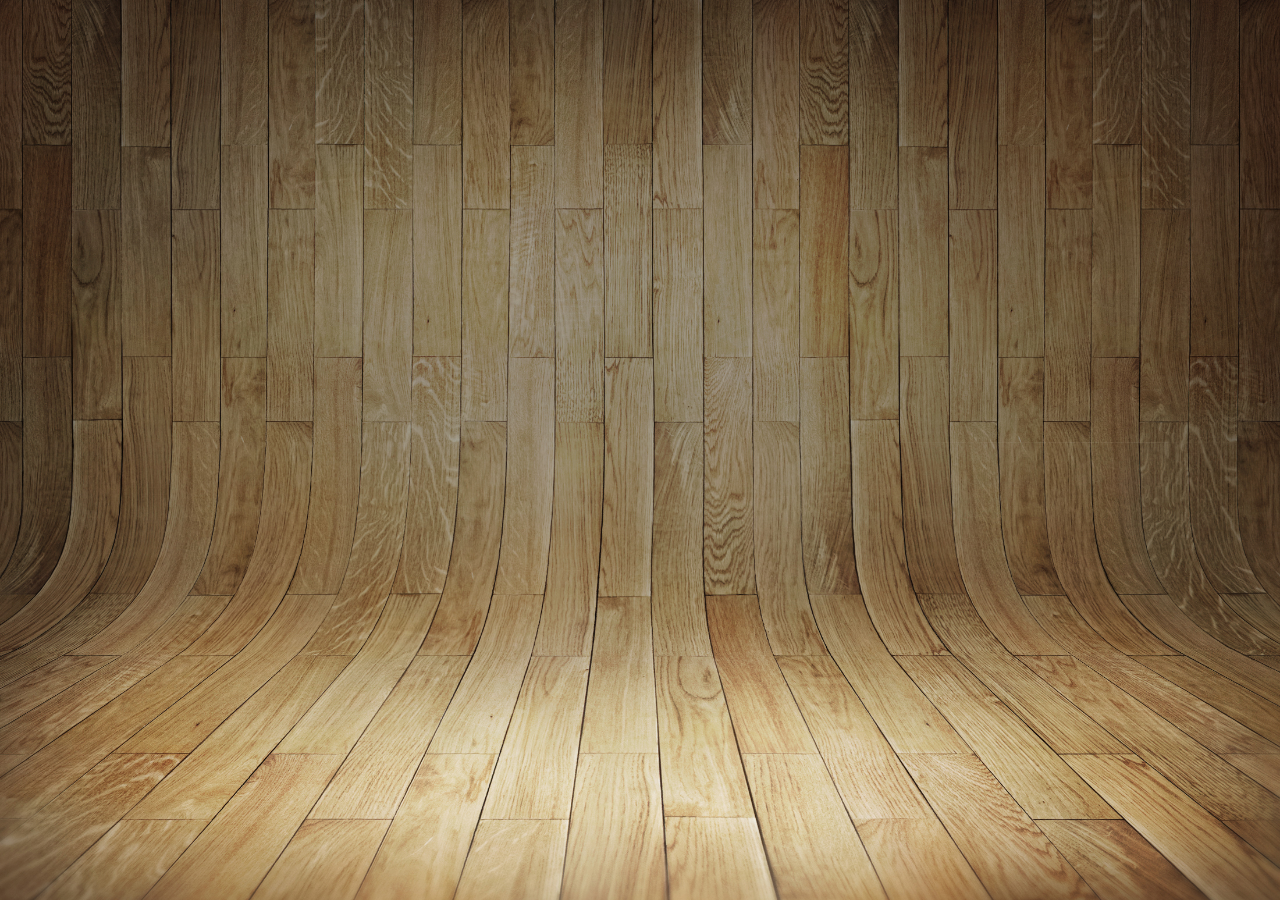
<file: index.html>
<!DOCTYPE html>
<html lang="pt-br">
<head>
    <meta charset="UTF-8">
    <meta name="viewport" content="width=device-width, initial-scale=1.0">
    <title>Projeto social</title>
    <link rel="stylesheet" href="estilos/style.css">
<body>
    
</body>
</html>
</file>
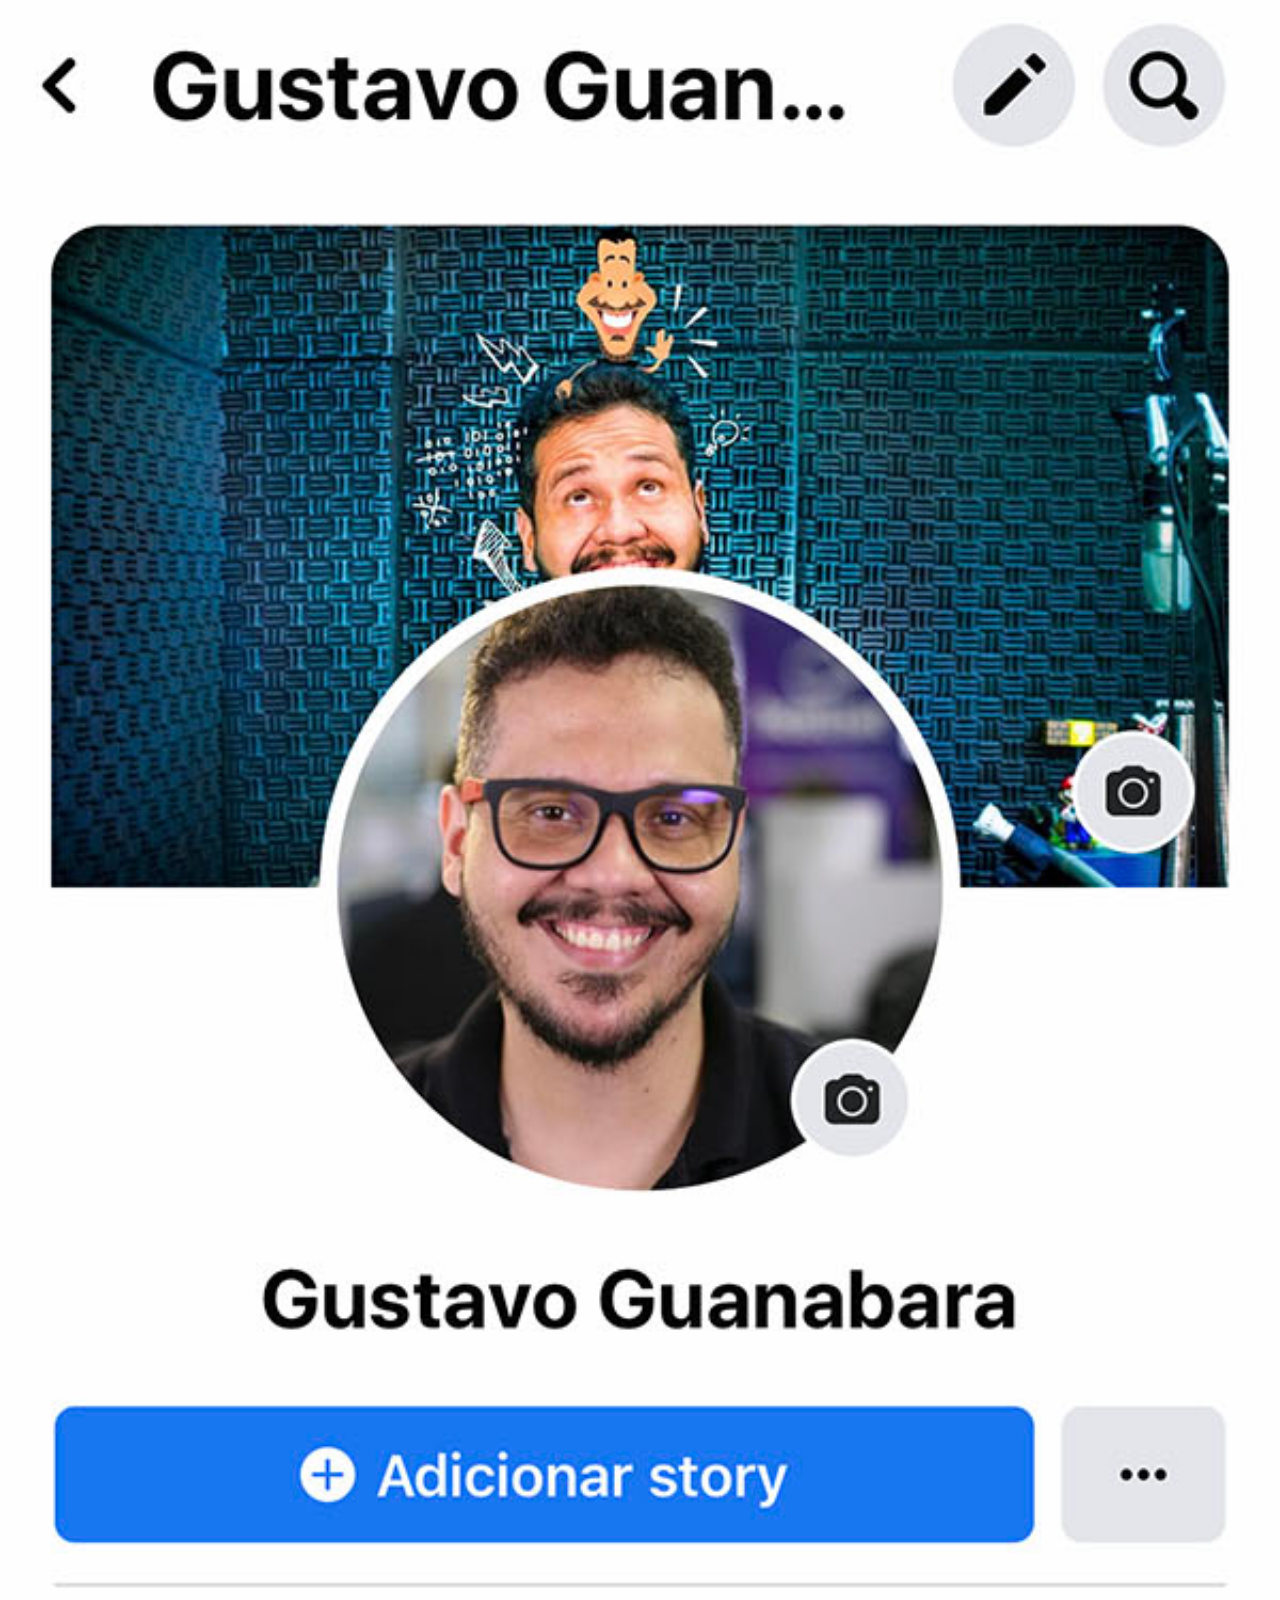
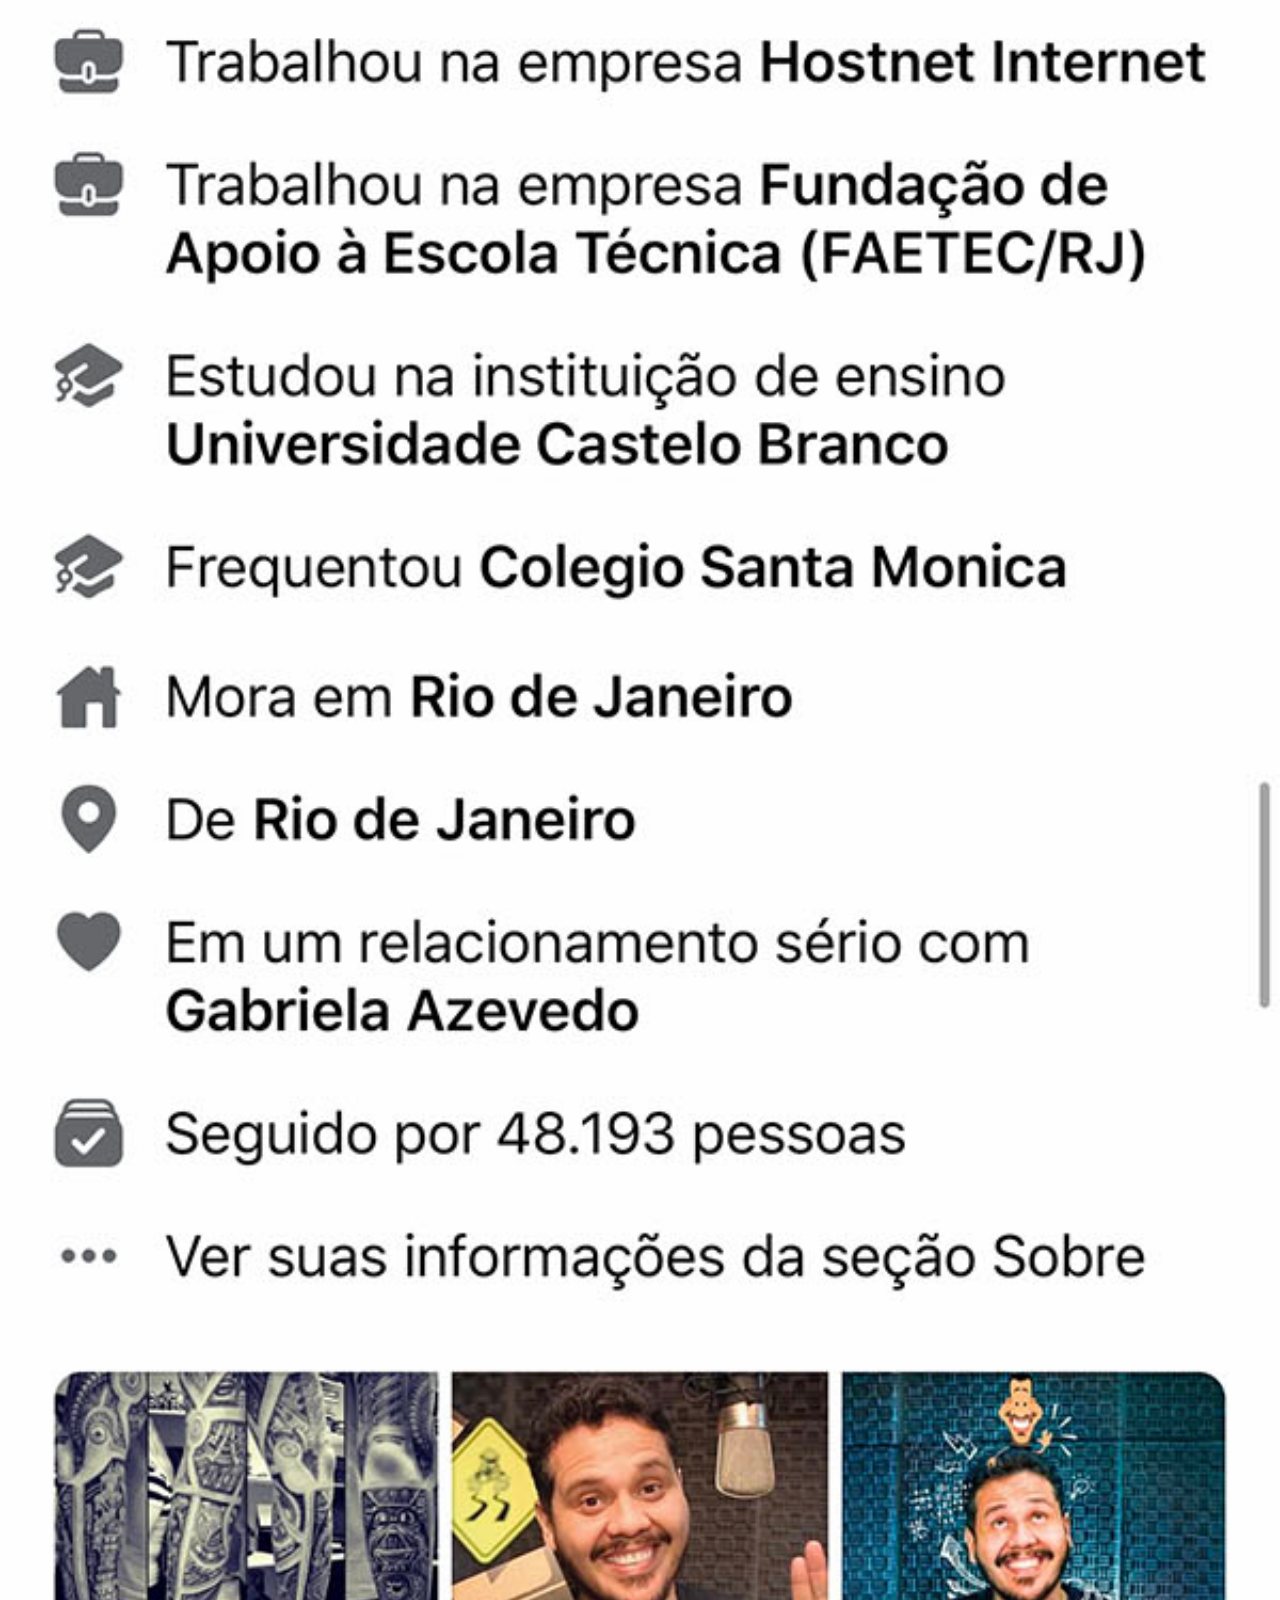
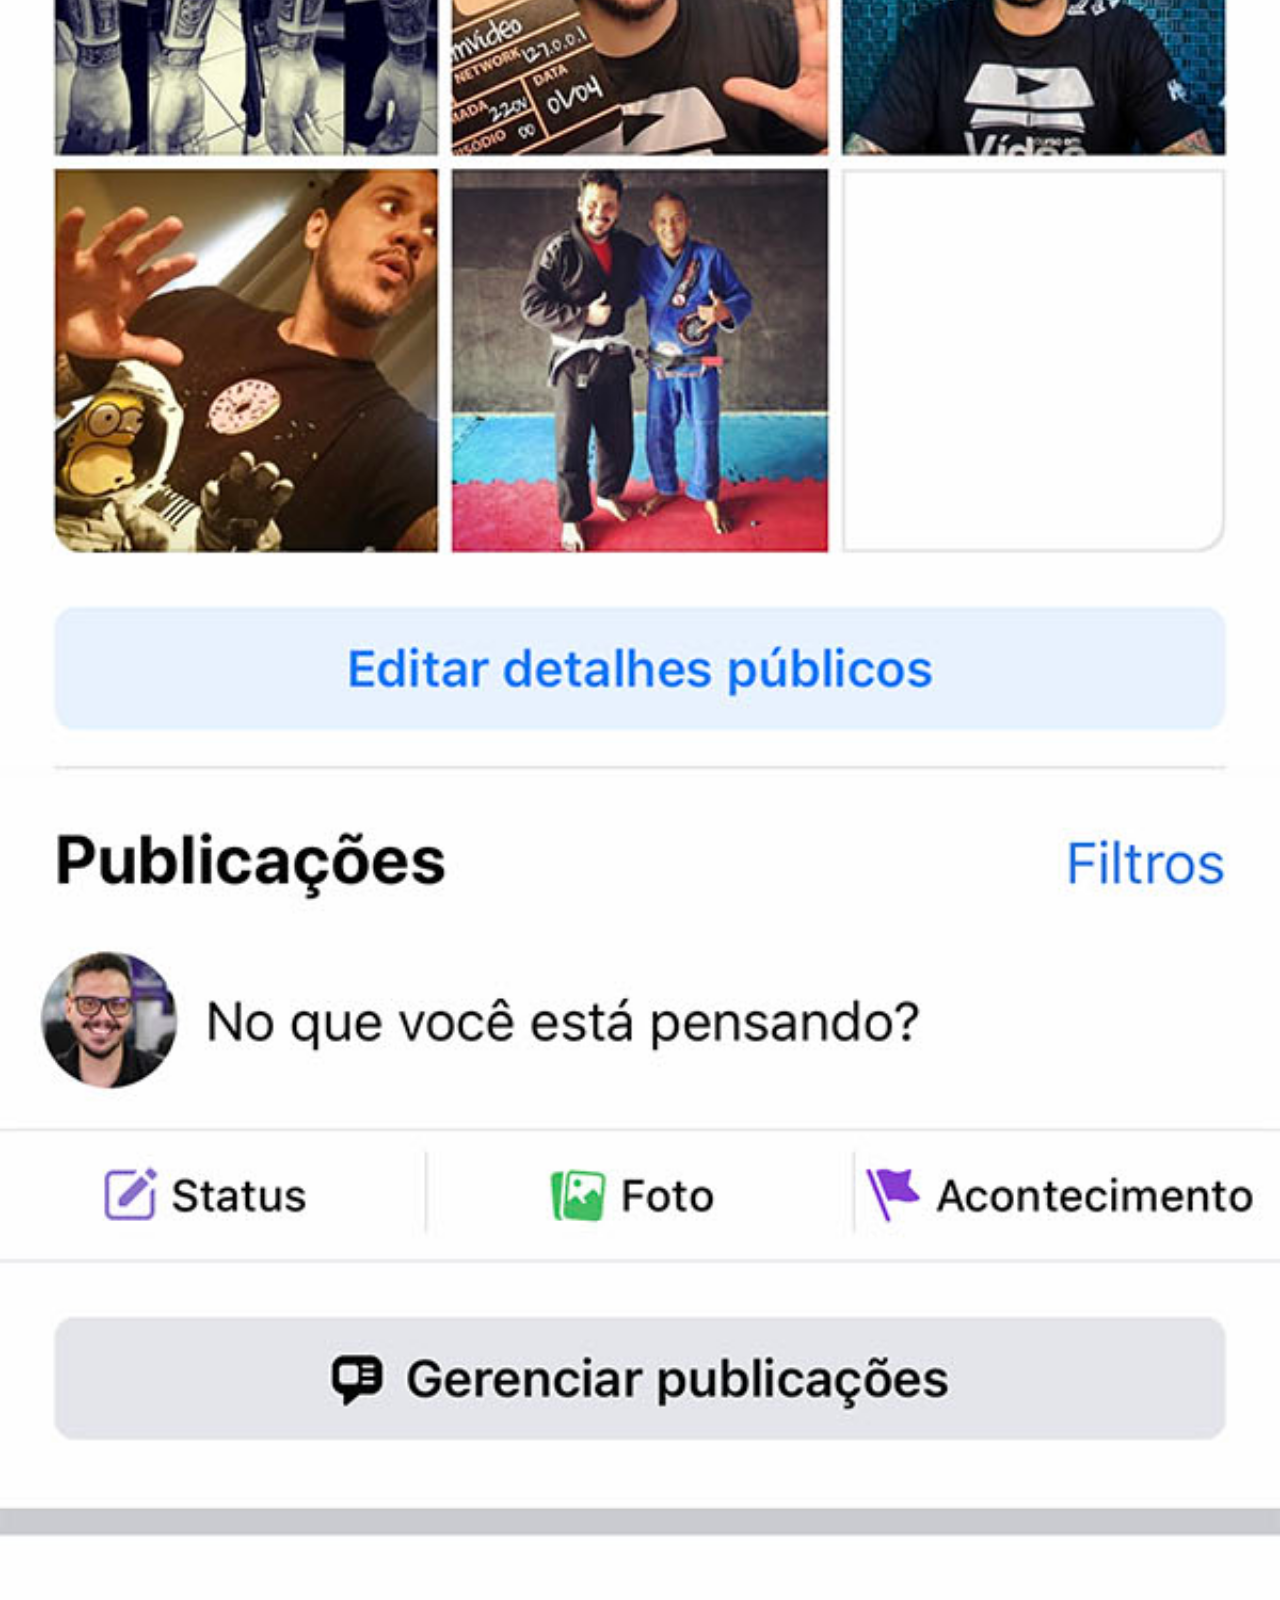
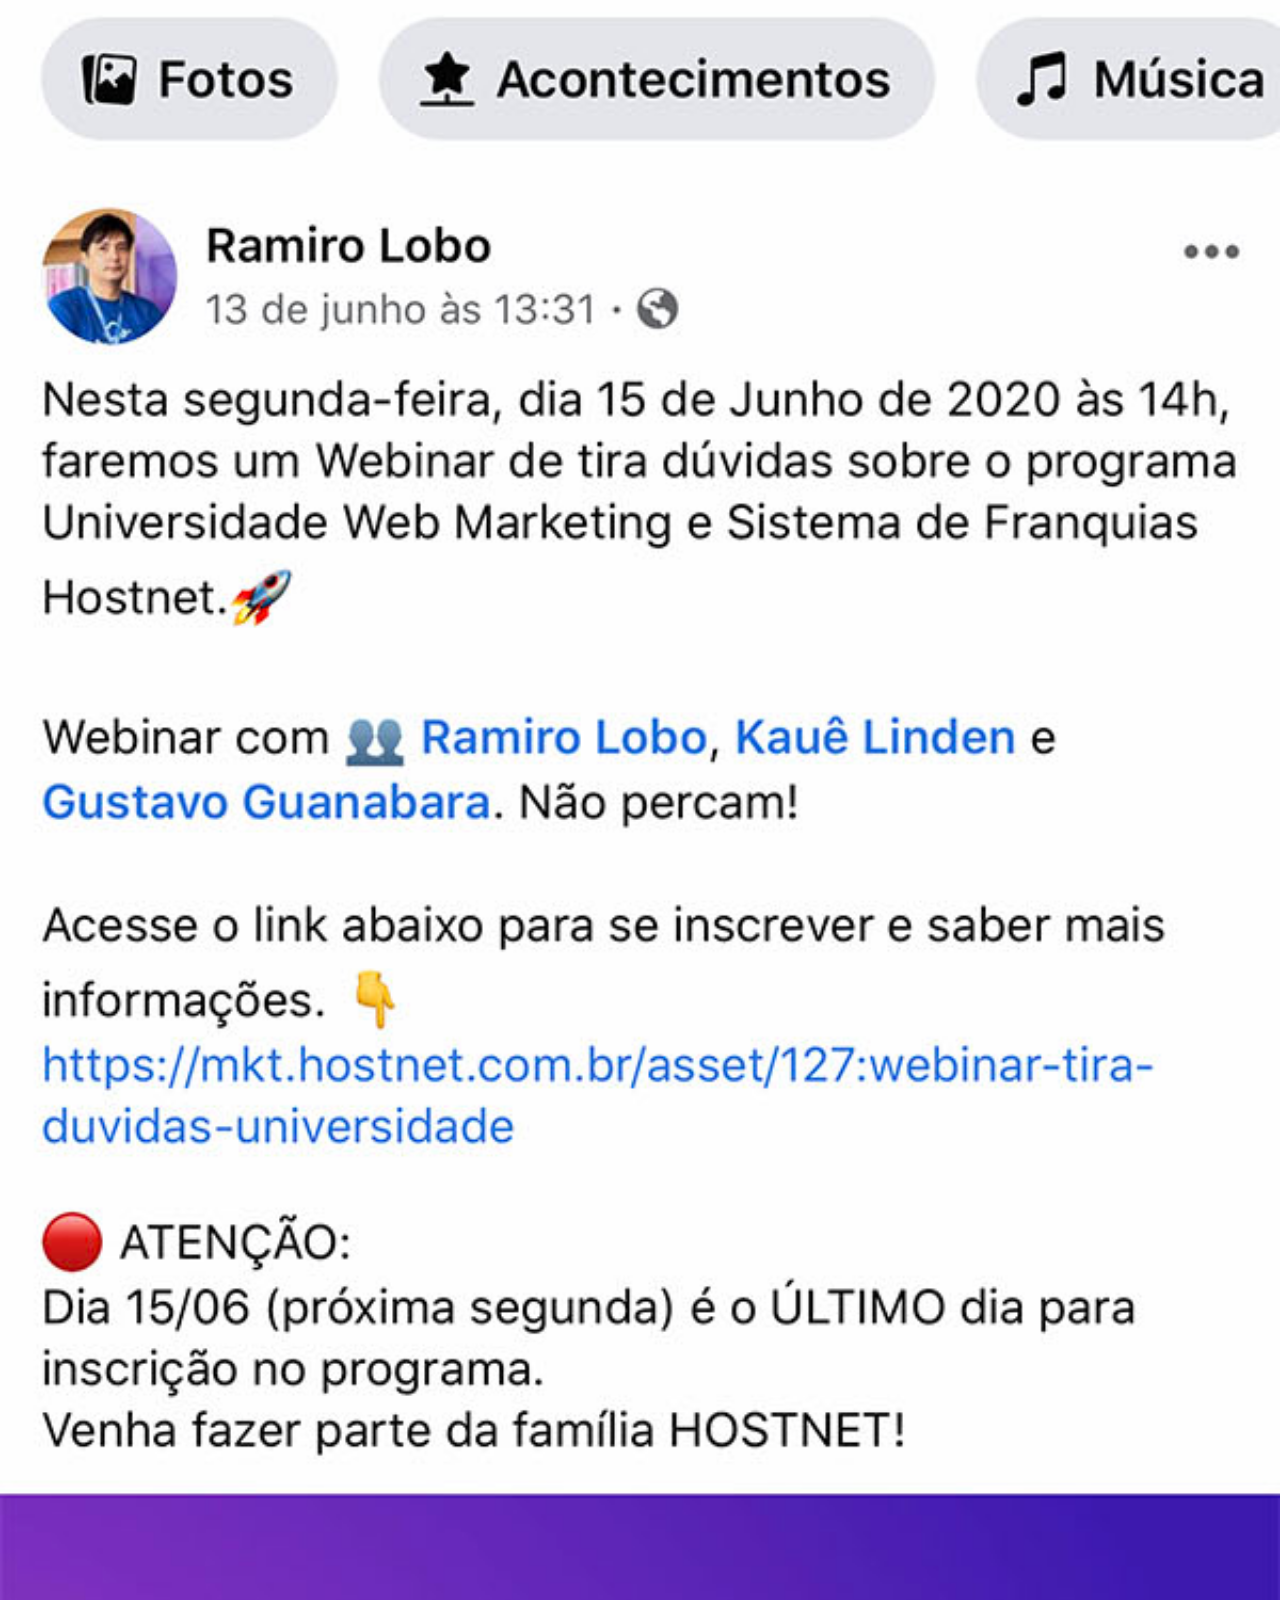
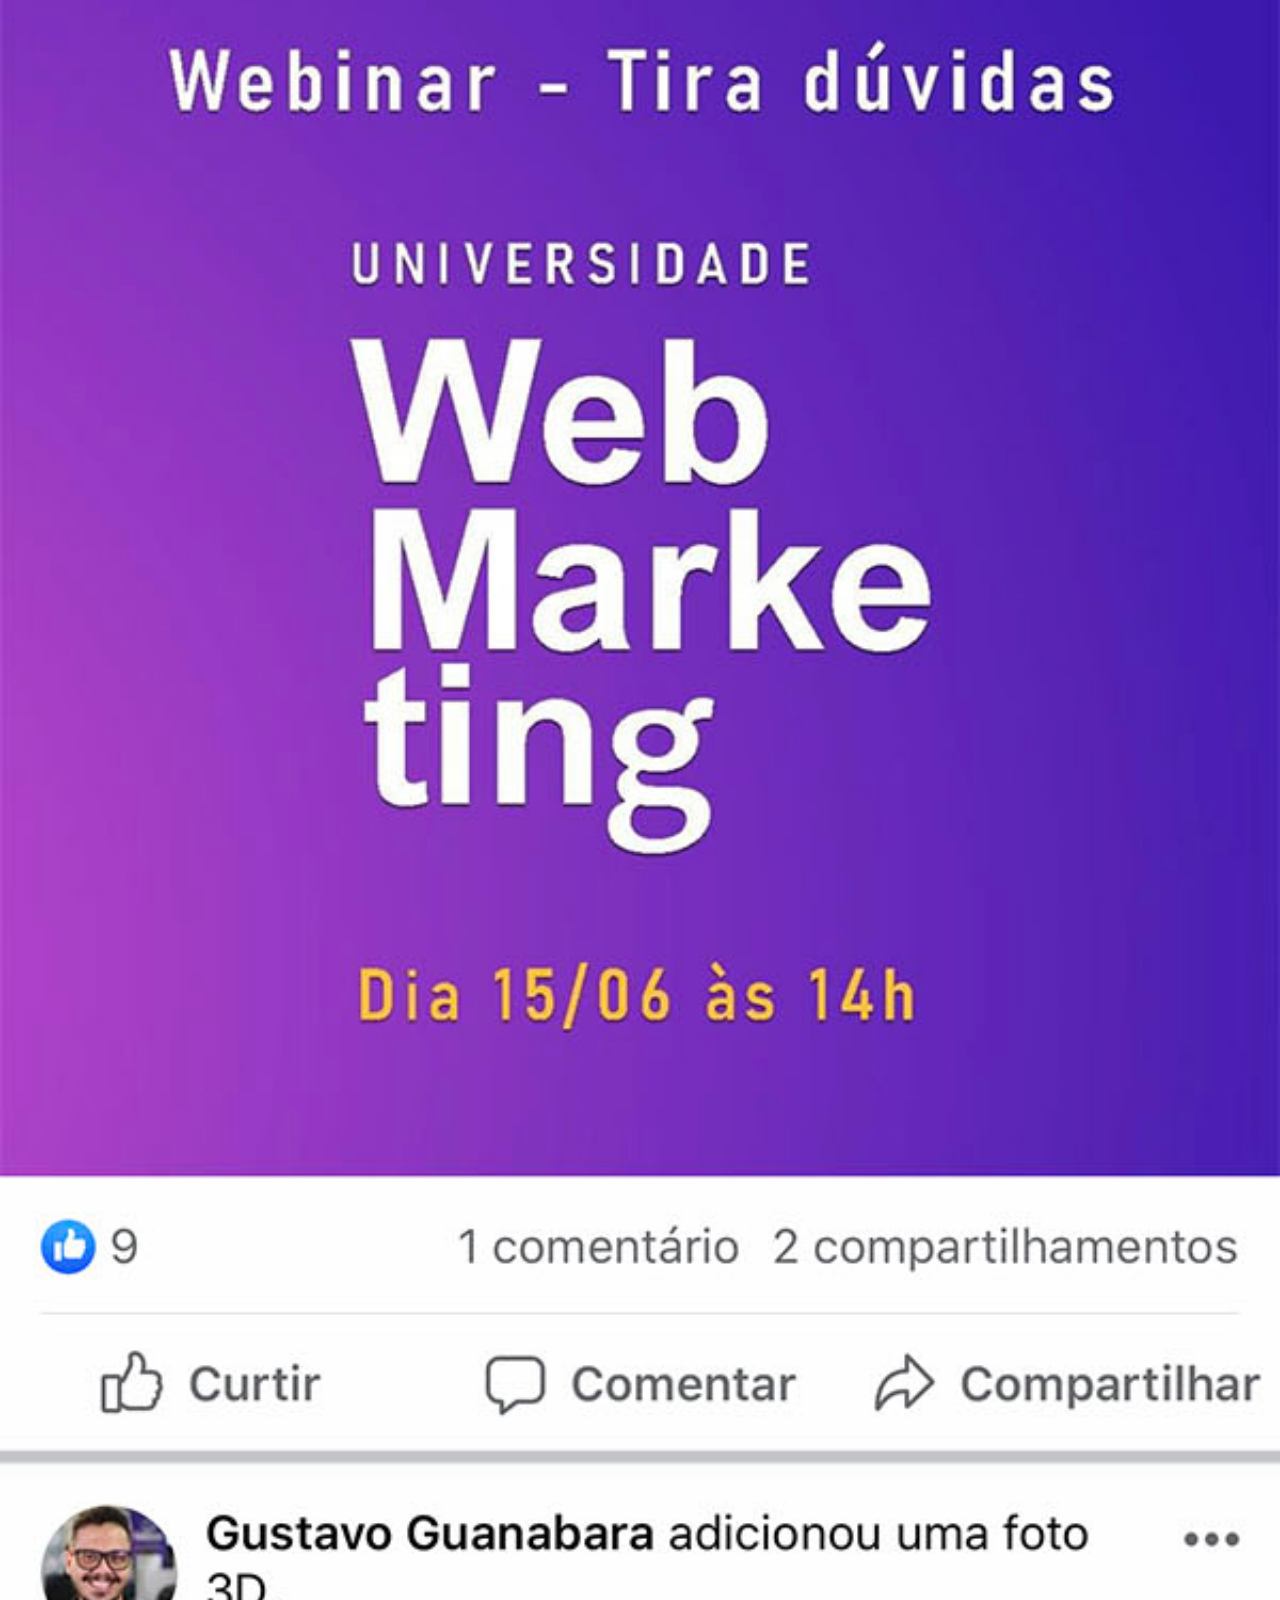
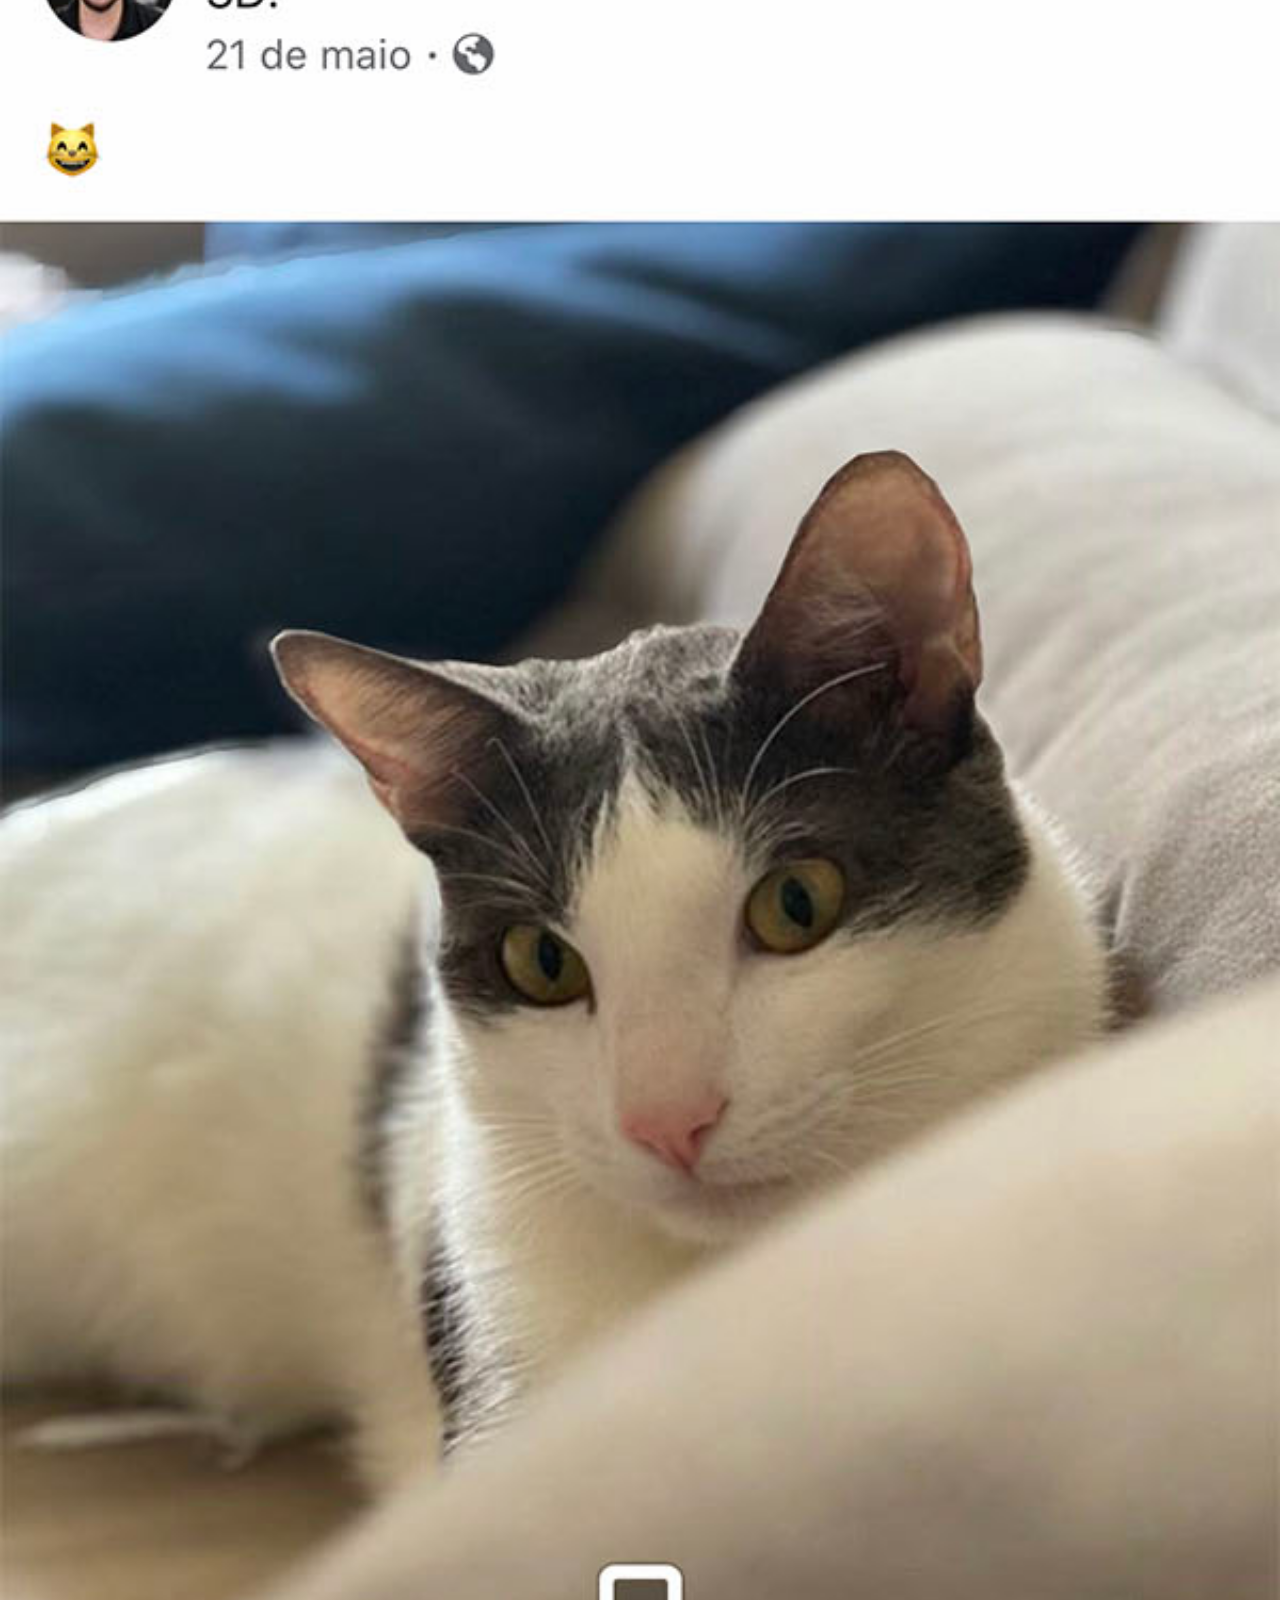
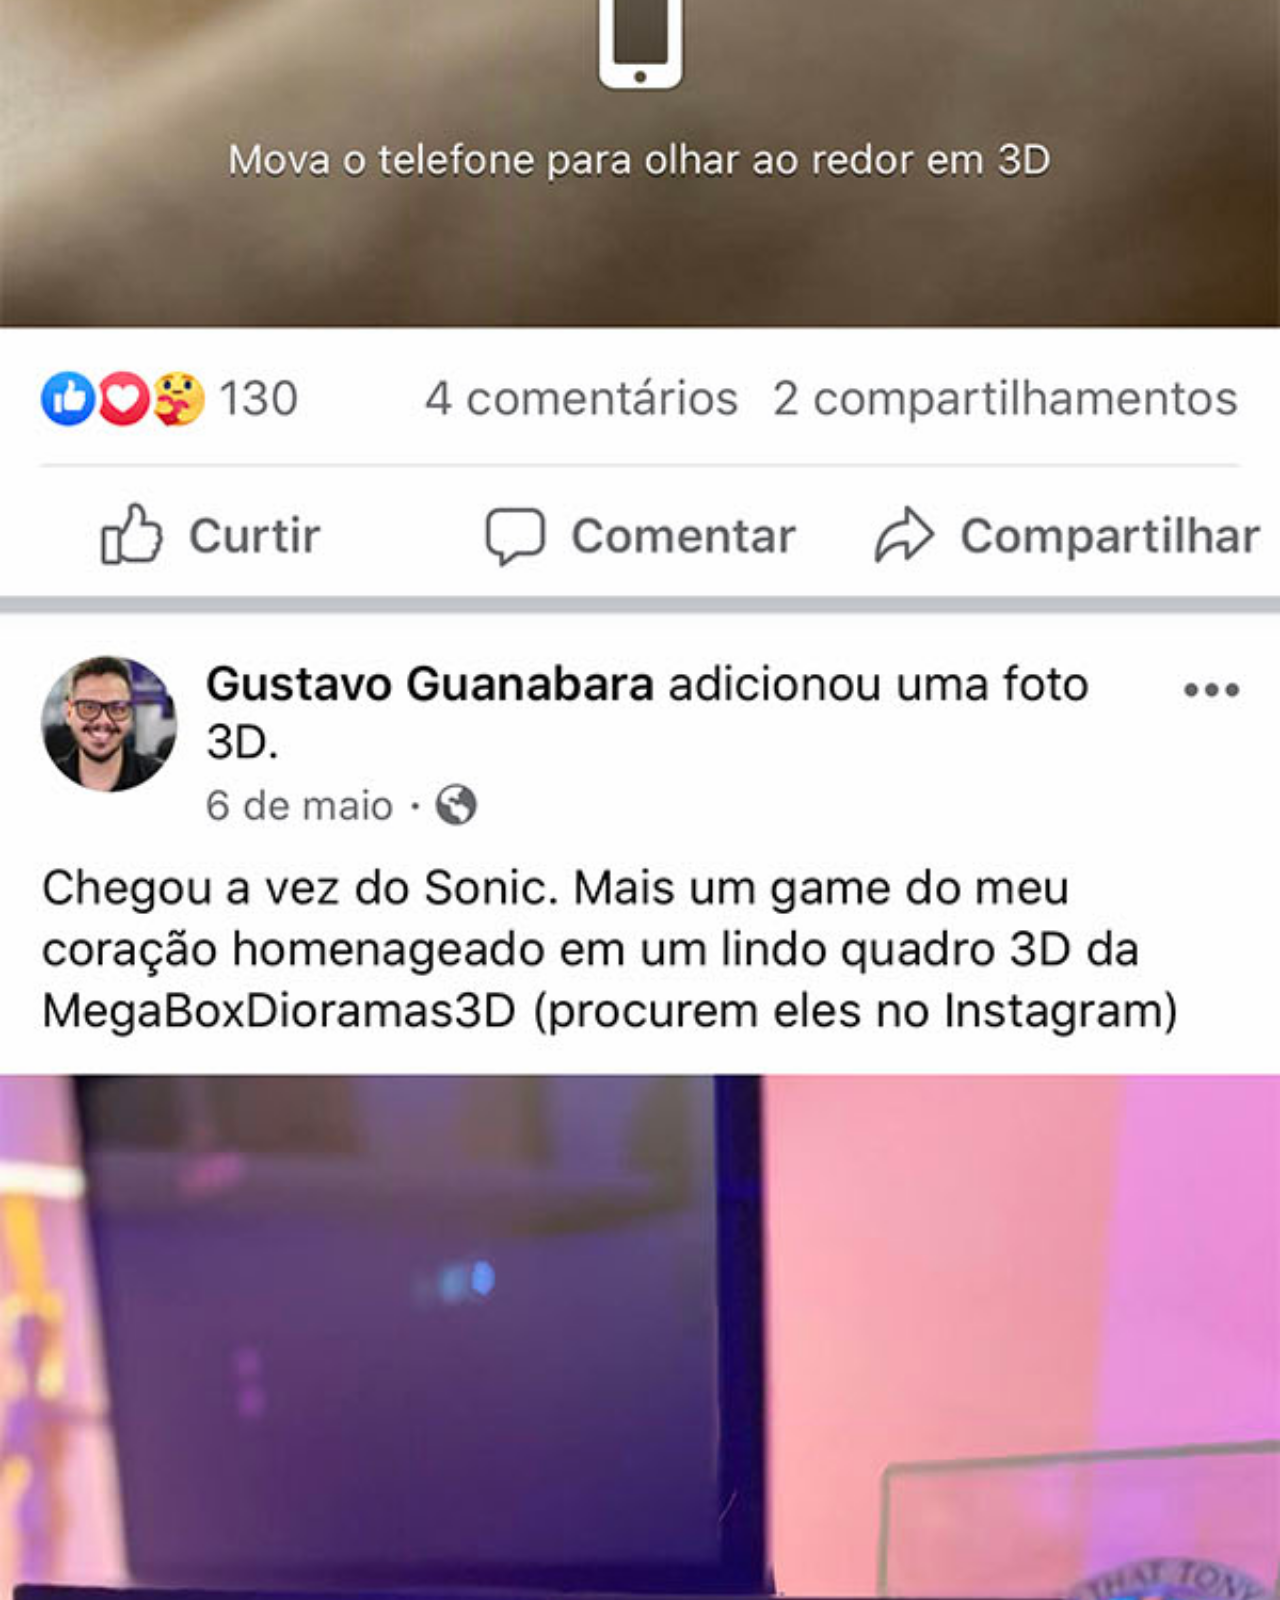
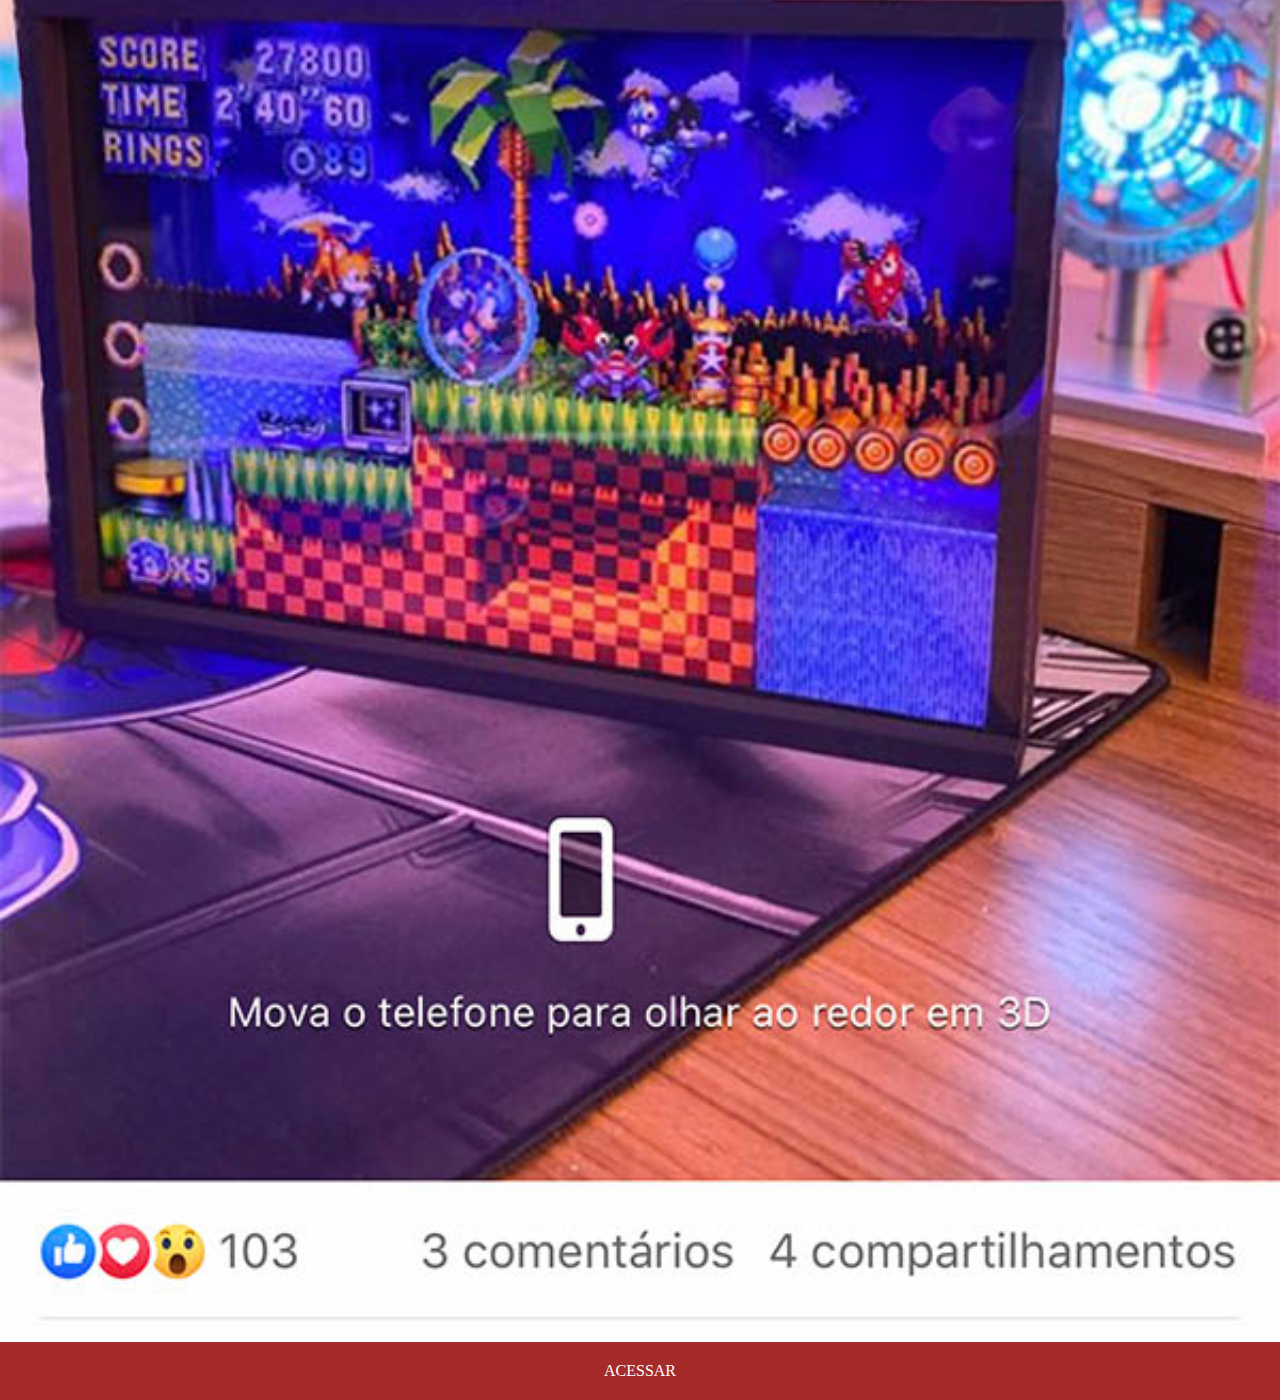
<file: facebook.html>
<!DOCTYPE html>
<html lang="pt-br">
<head>
    <meta charset="UTF-8">
    <meta name="viewport" content="width=device-width, initial-scale=1.0">
    <title>tela facebook</title>
    <link rel="stylesheet" href="estilos/social.css">
</head>
<body>
    <img src="pacote-d013/imagens/tela-facebook.jpg" alt="facebook">
    <a href="https://pt-br.facebook.com/gustavoguanabara/" target="_blank">ACESSAR</a>
</body>
</html>
</file>
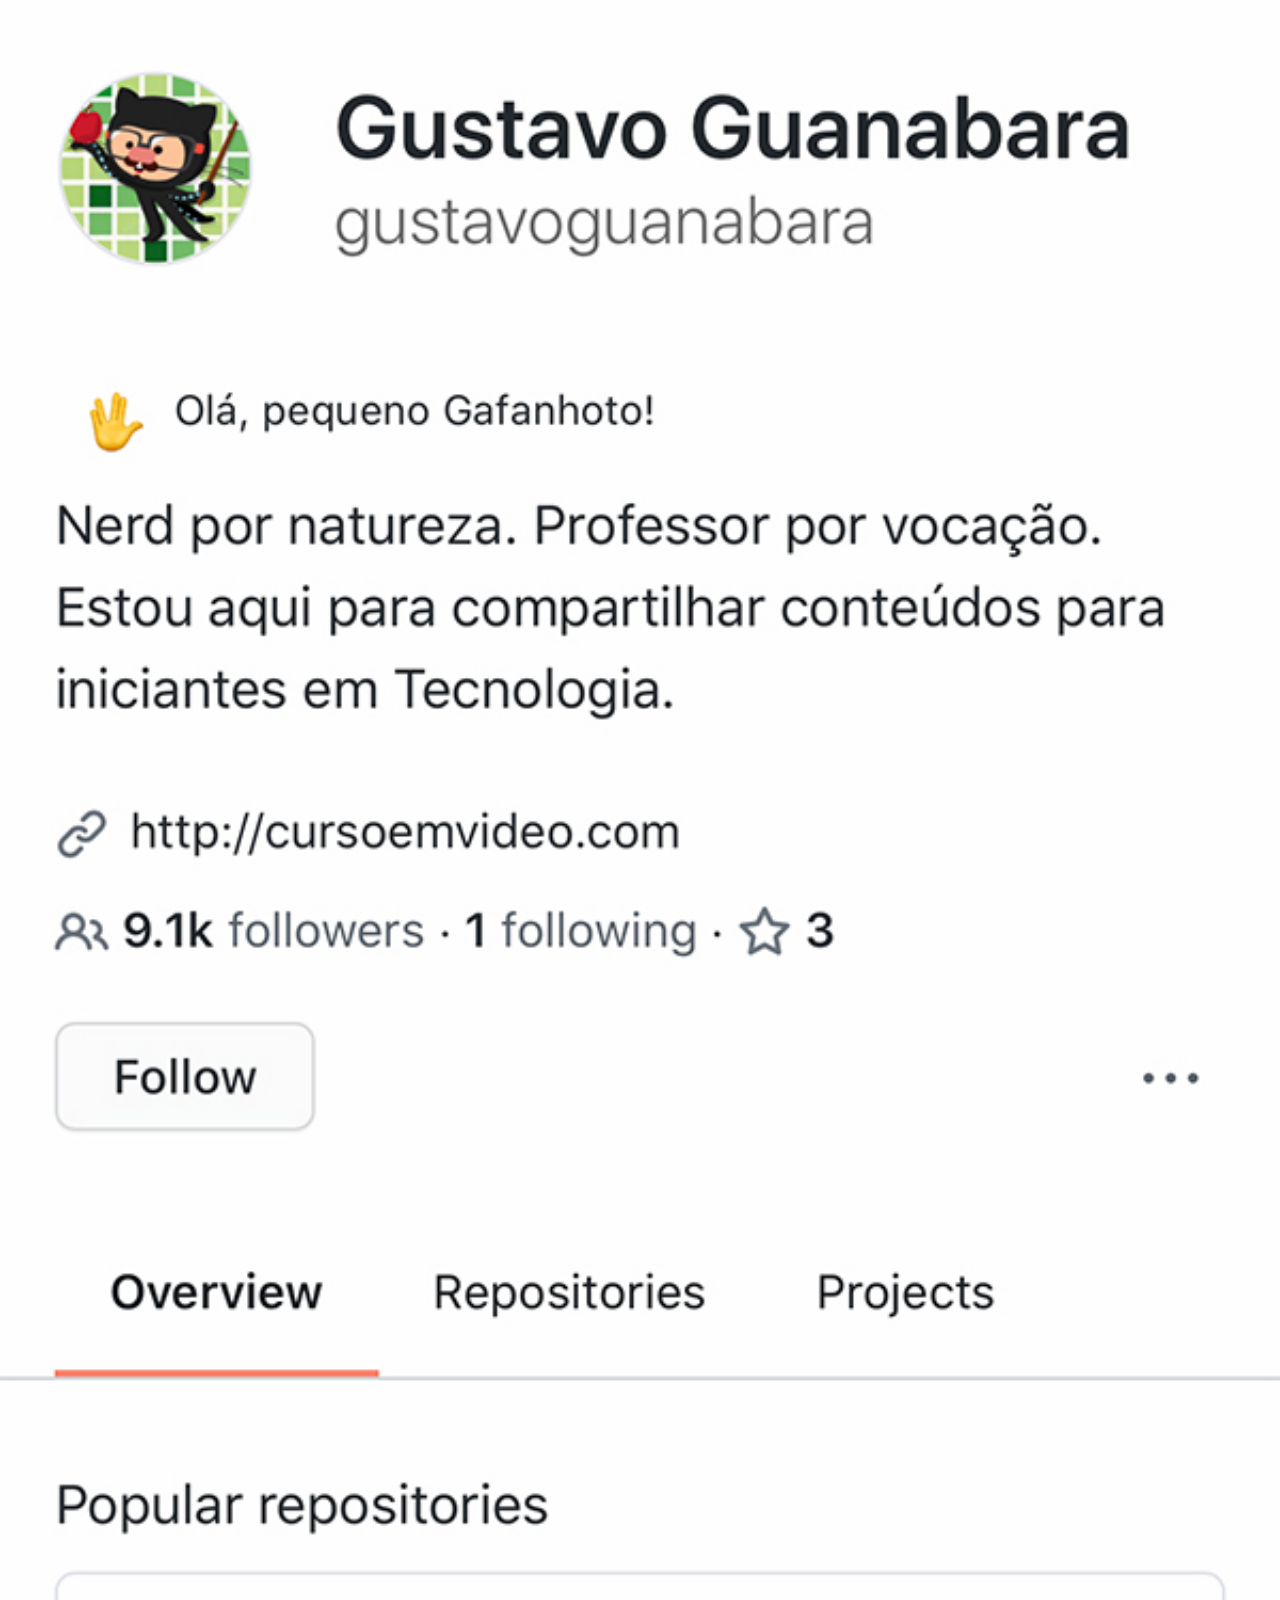
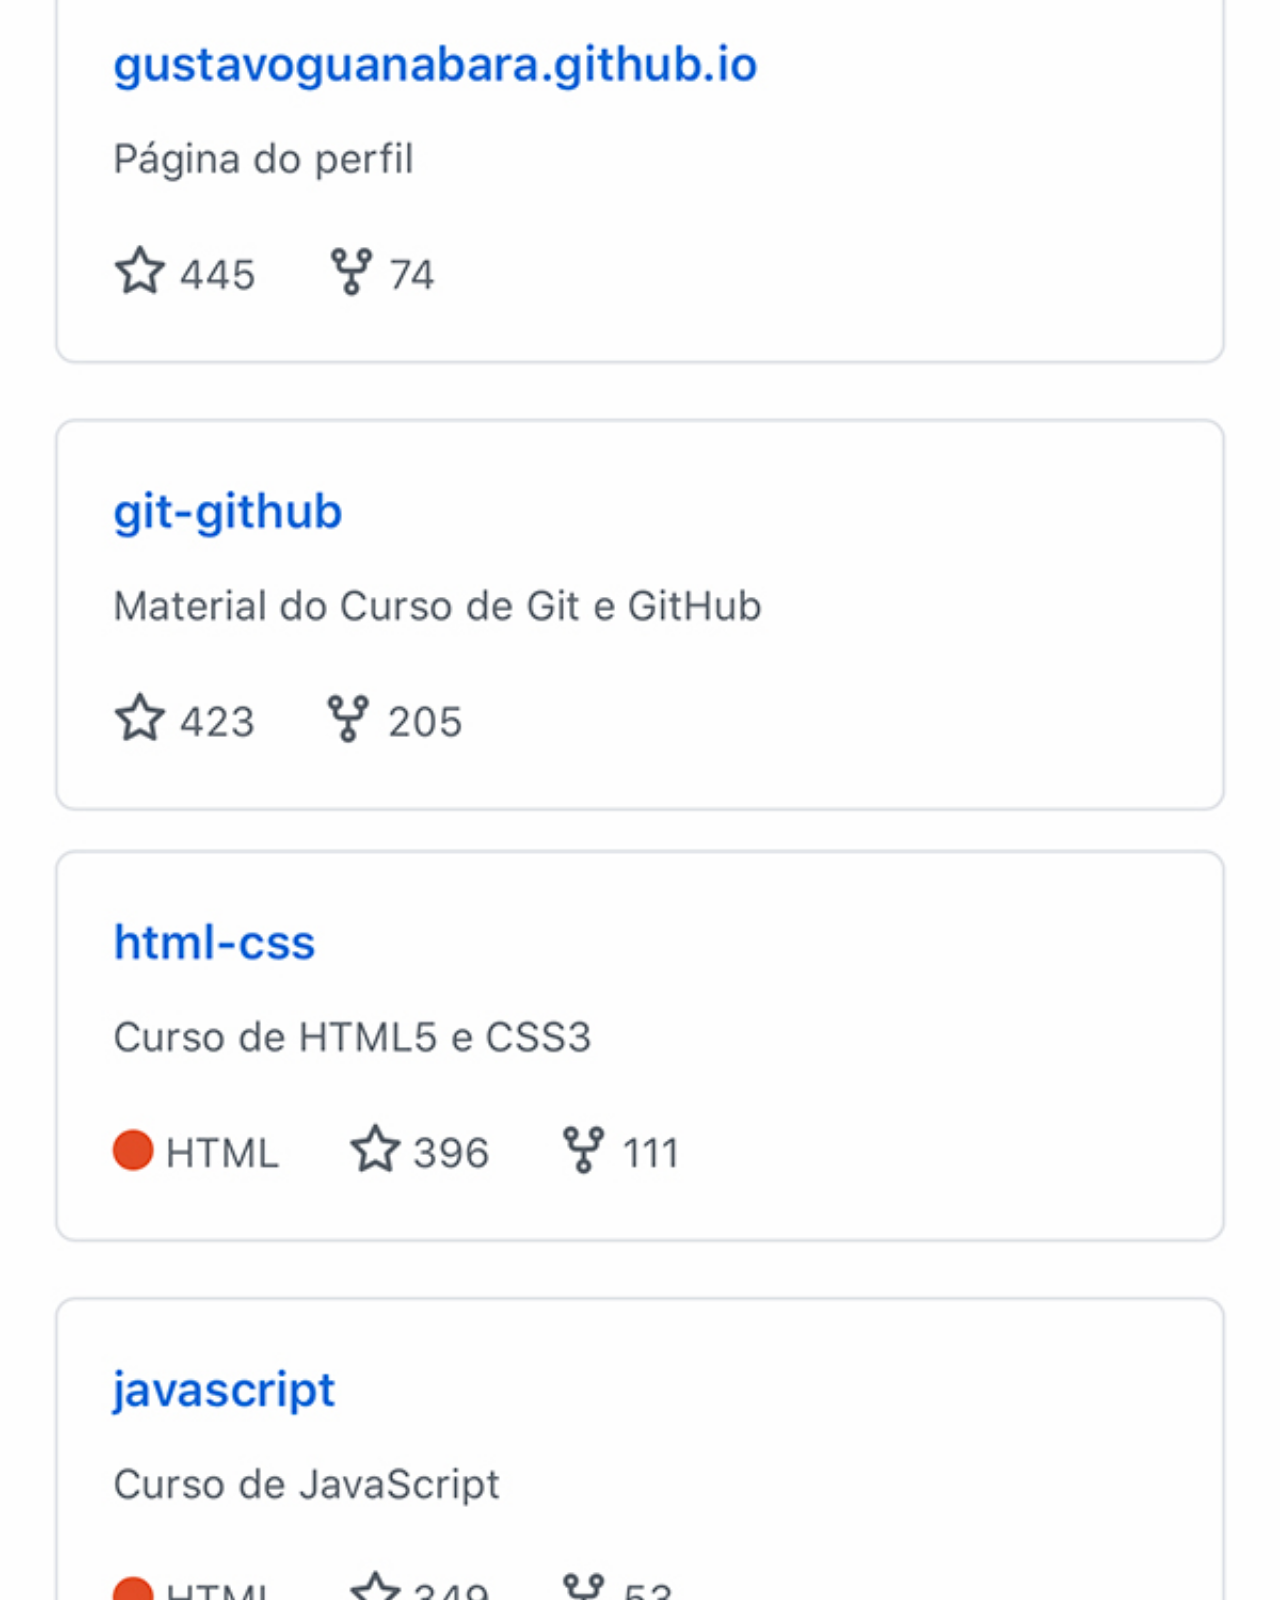
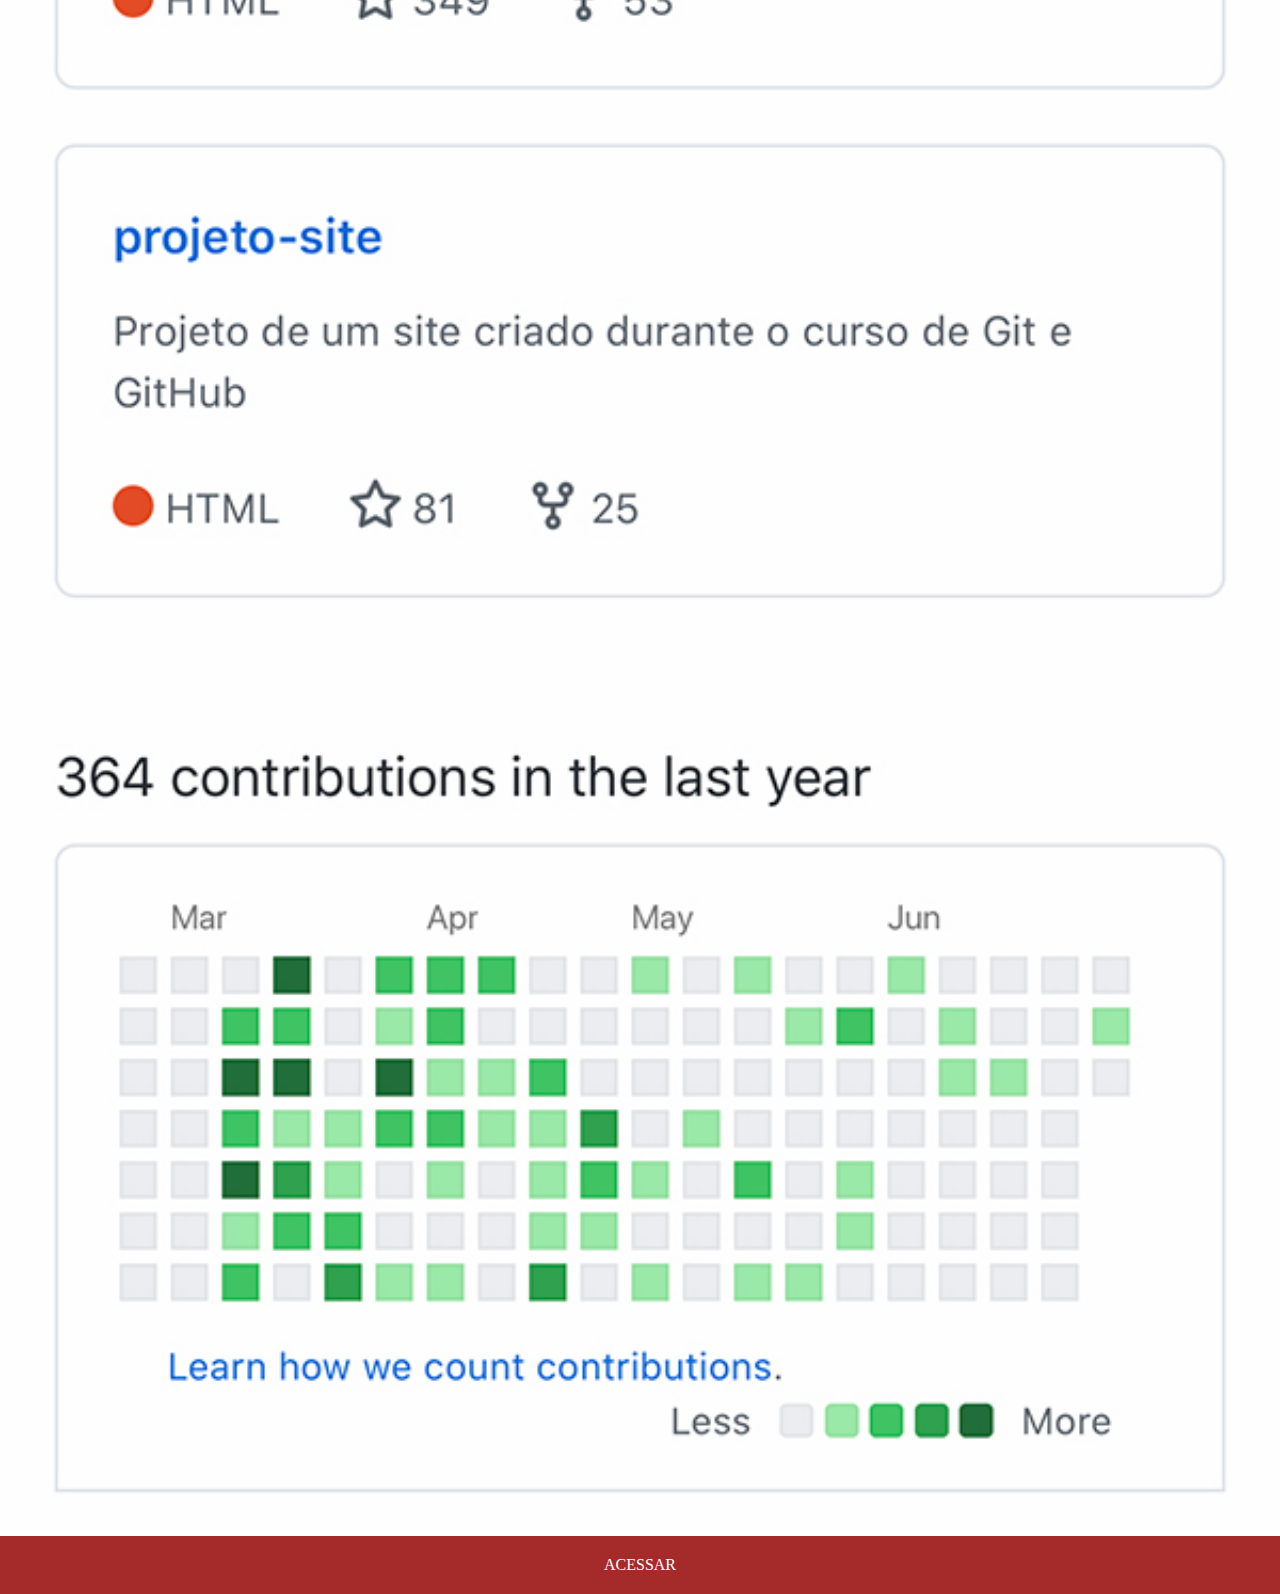
<file: github.html>
<!DOCTYPE html>
<html lang="pt-br">
<head>
    <meta charset="UTF-8">
    <meta name="viewport" content="width=device-width, initial-scale=1.0">
    <title>tela github</title>
    <link rel="stylesheet" href="estilos/social.css">
</head>
<body>
    <img src="pacote-d013/imagens/tela-github.jpg" alt="github">
    <a href="https://gustavoguanabara.github.io/" target="_blank">ACESSAR</a>
</body>
</html>
</file>
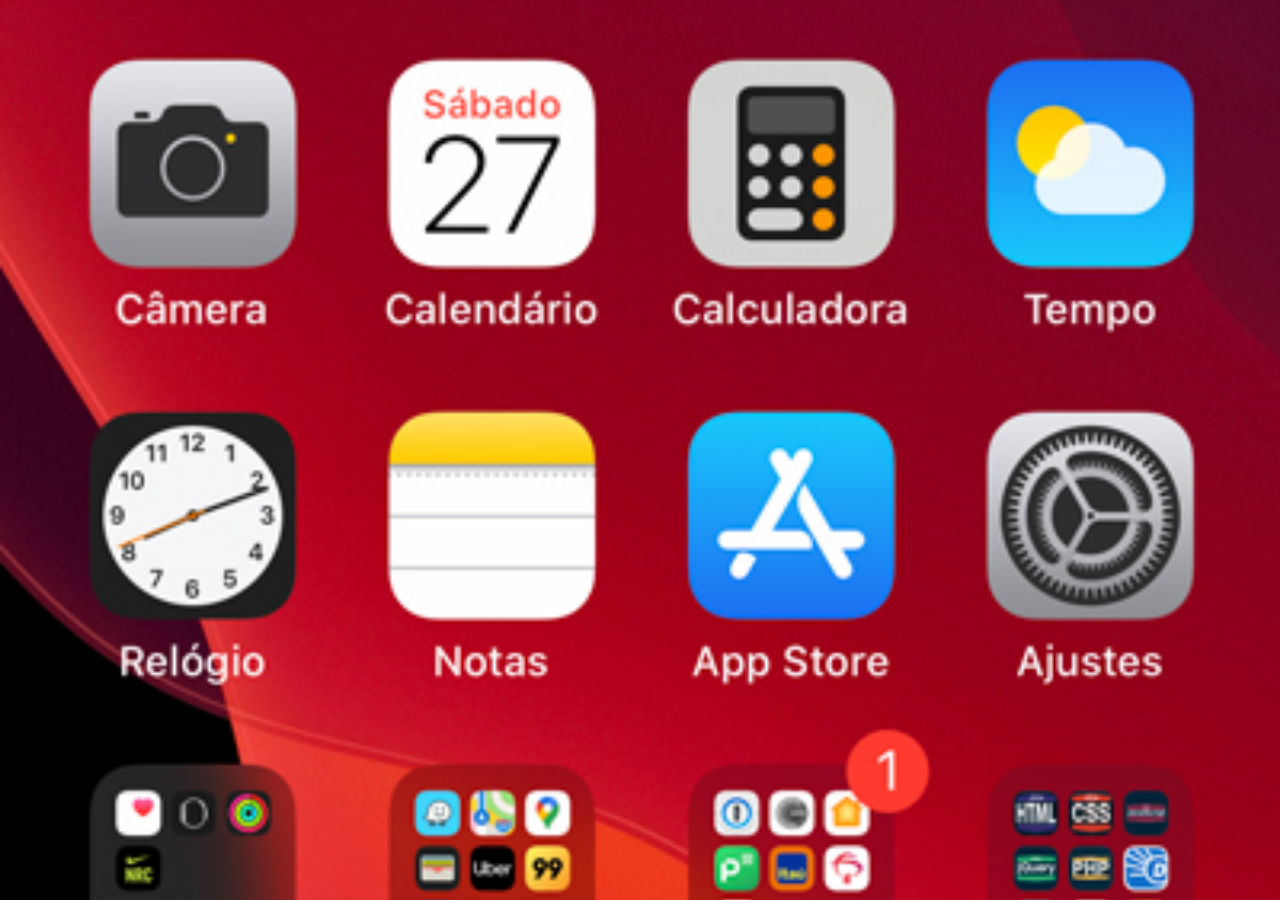
<file: home.html>
<!DOCTYPE html>
<html lang="pt-br">
<head>
    <meta charset="UTF-8">
    <meta name="viewport" content="width=device-width, initial-scale=1.0">
    <title>home</title>
    <style>
        html, body {
            margin: 0;
            padding: 0;
        }
        body {
            background: url(pacote-d013/imagens/tela-home.jpg) top center no-repeat;
            background-color: black;
            background-size: cover;
        }
    </style>
</head>
<body>
    
</body>
</html>
</file>
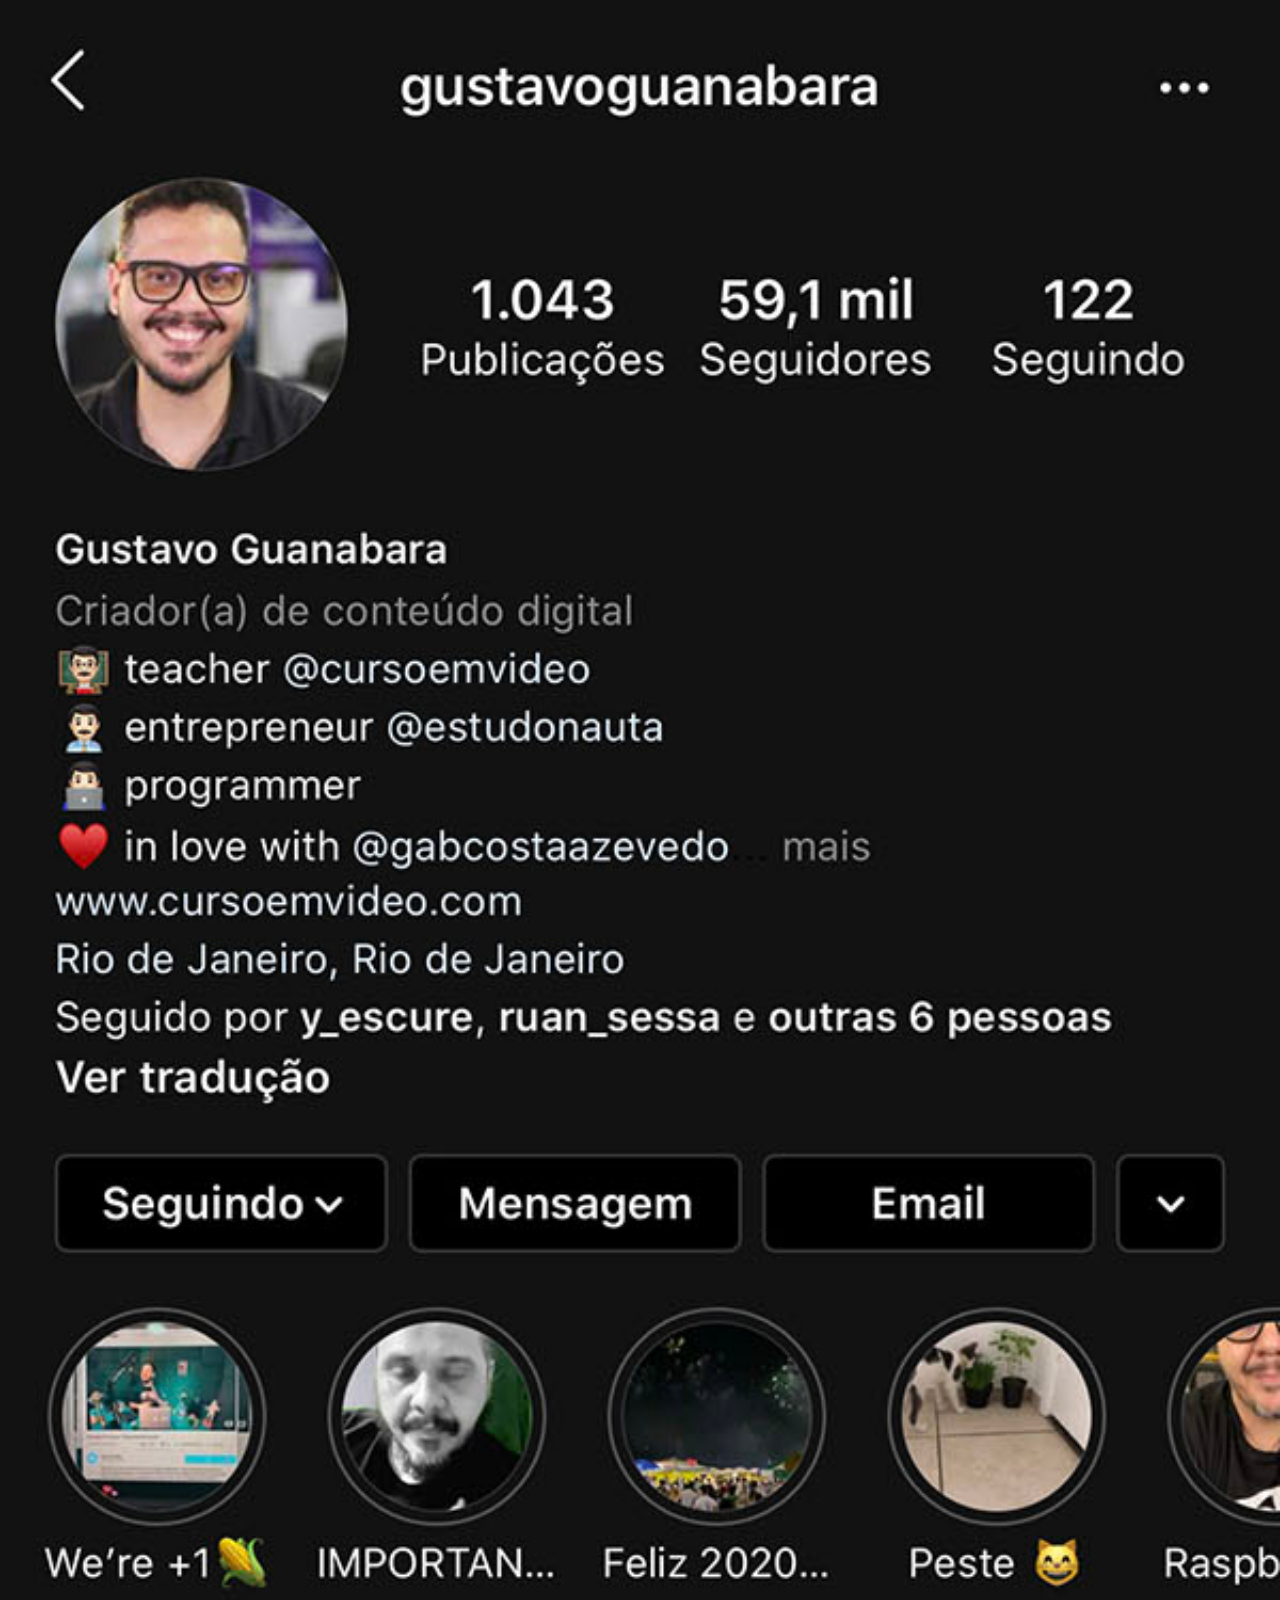
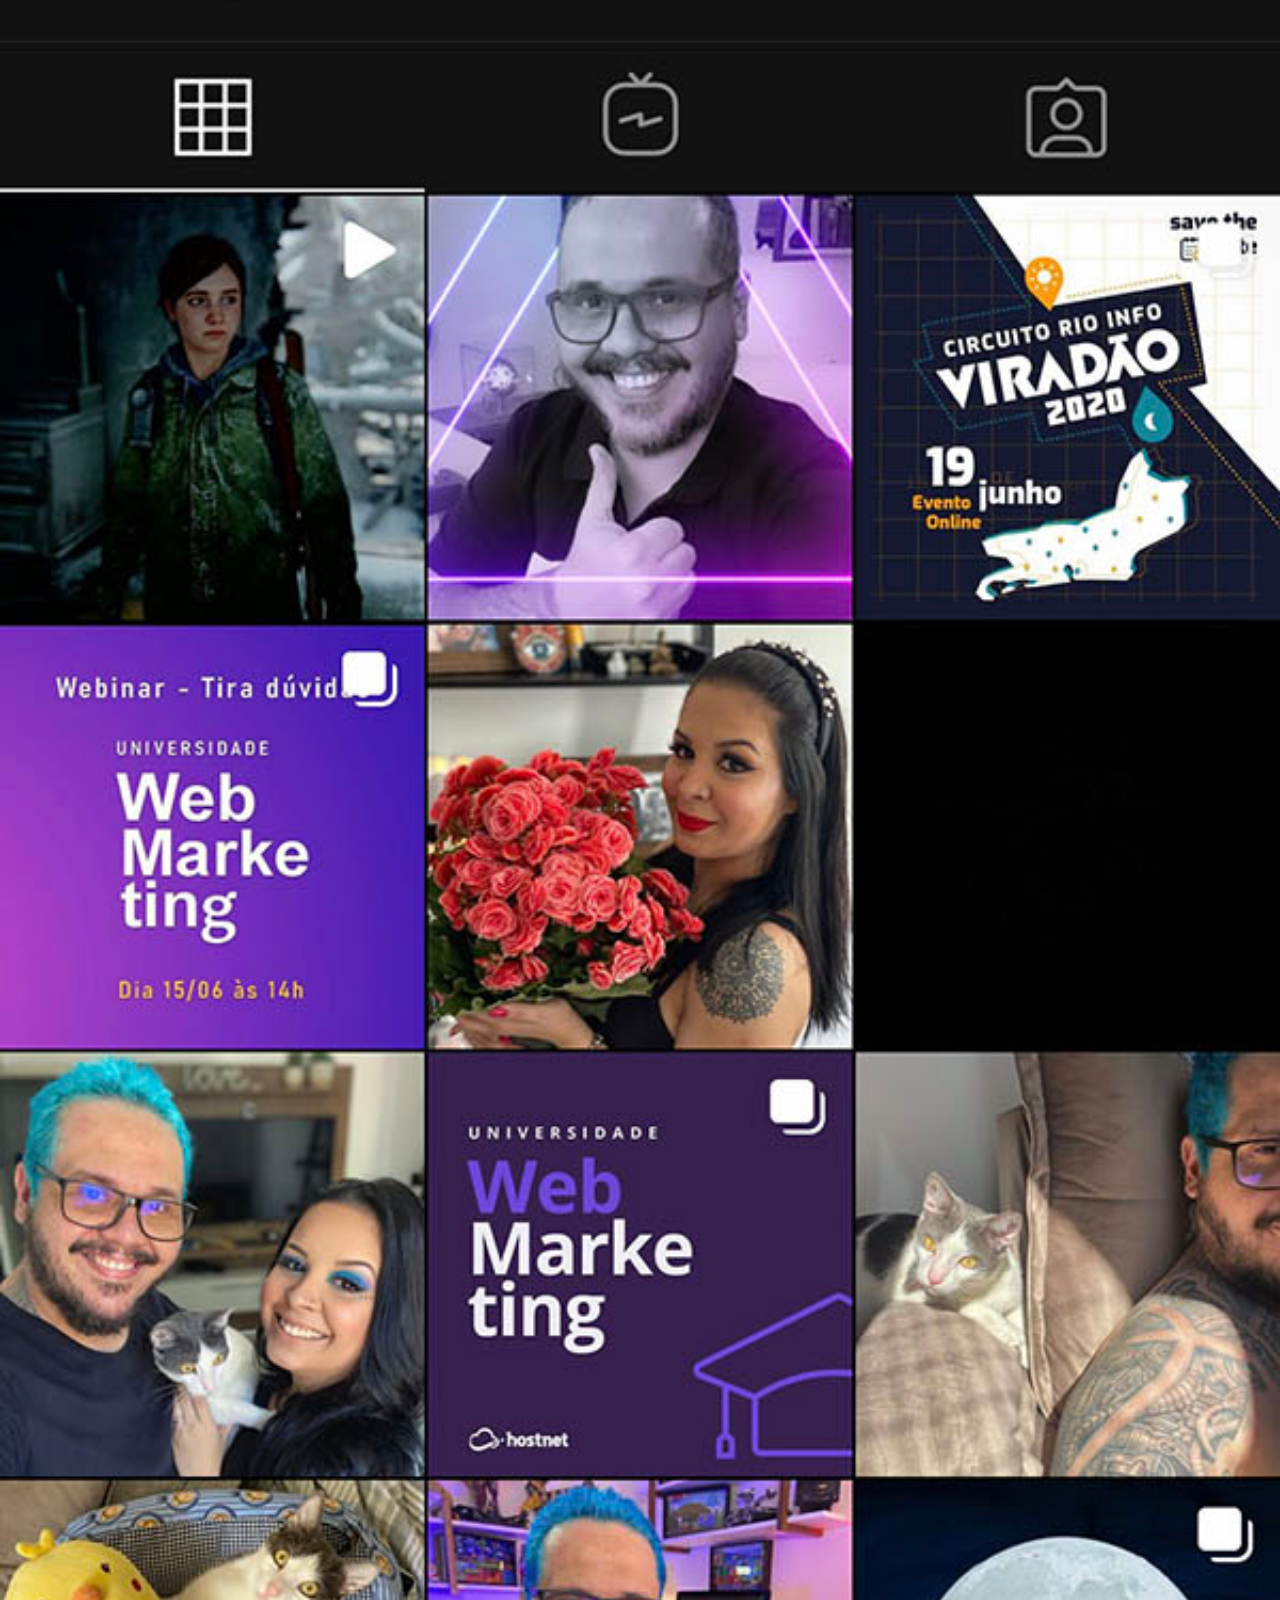
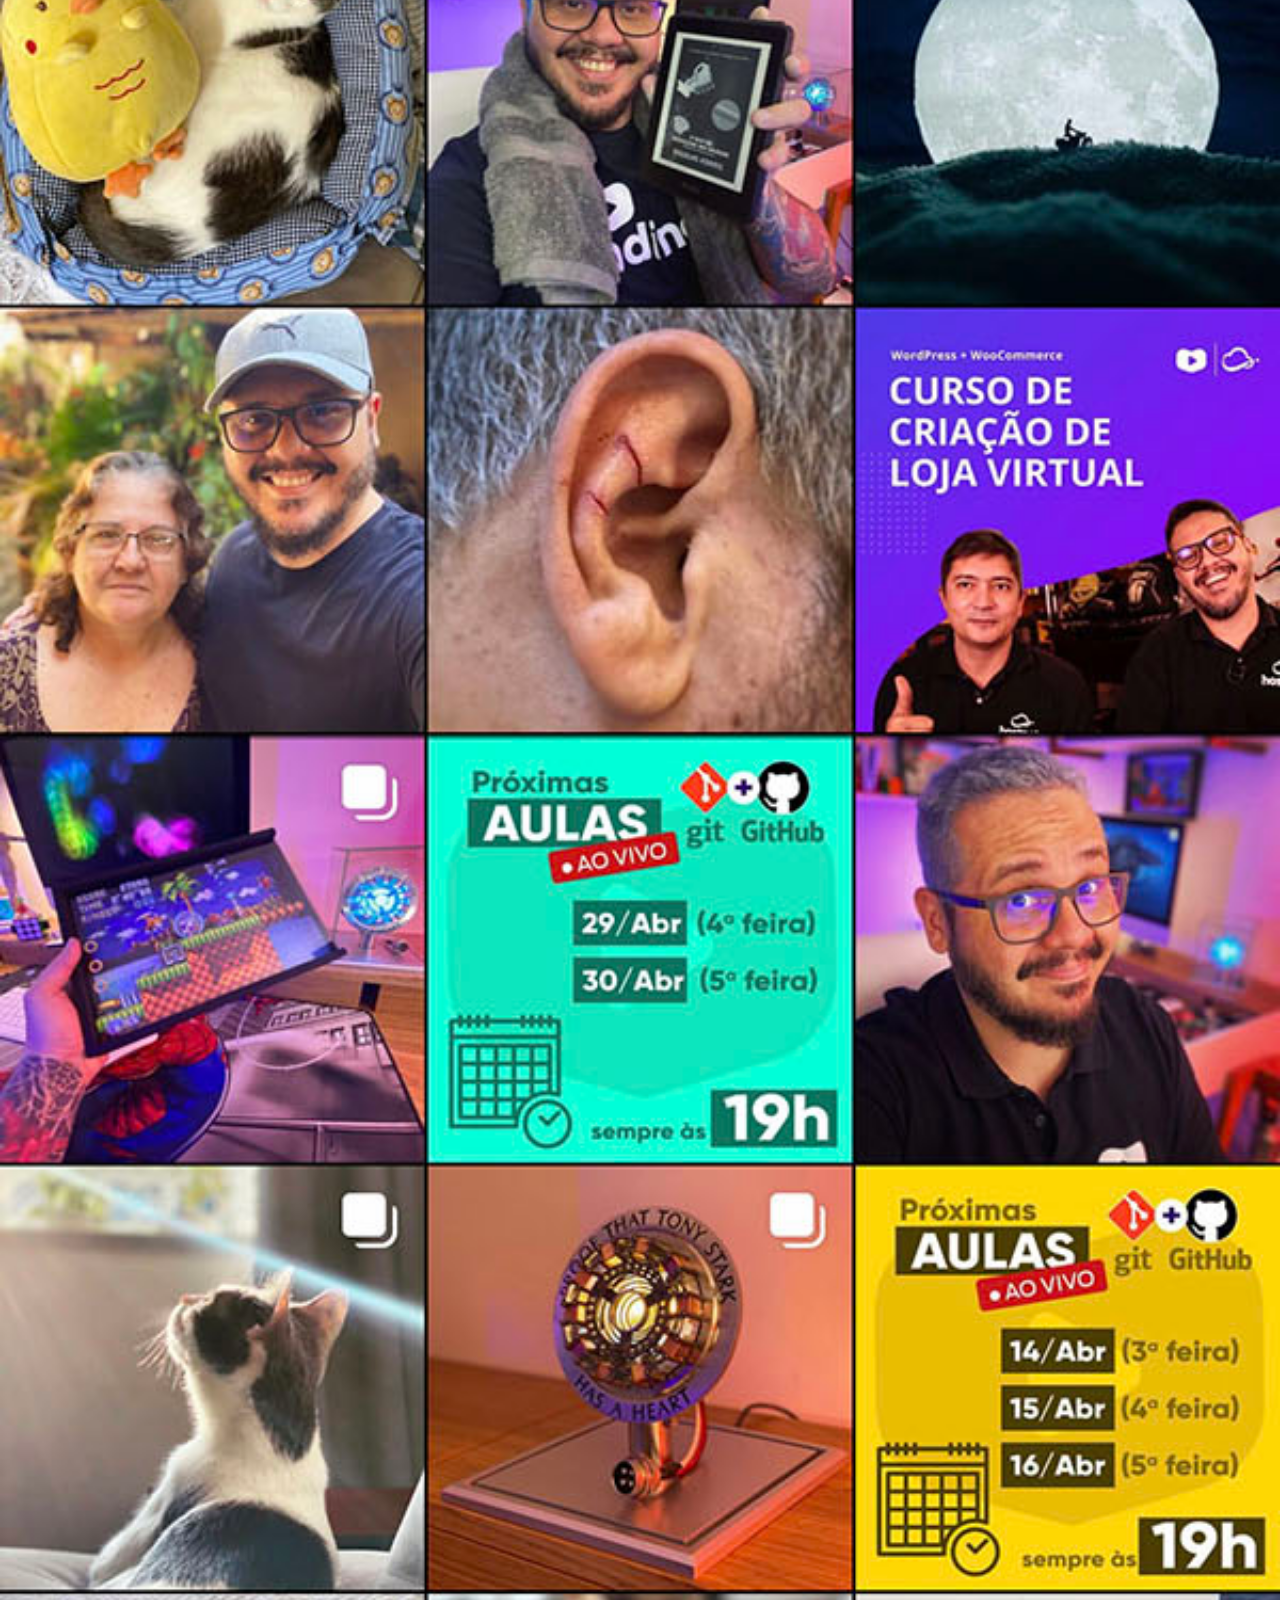
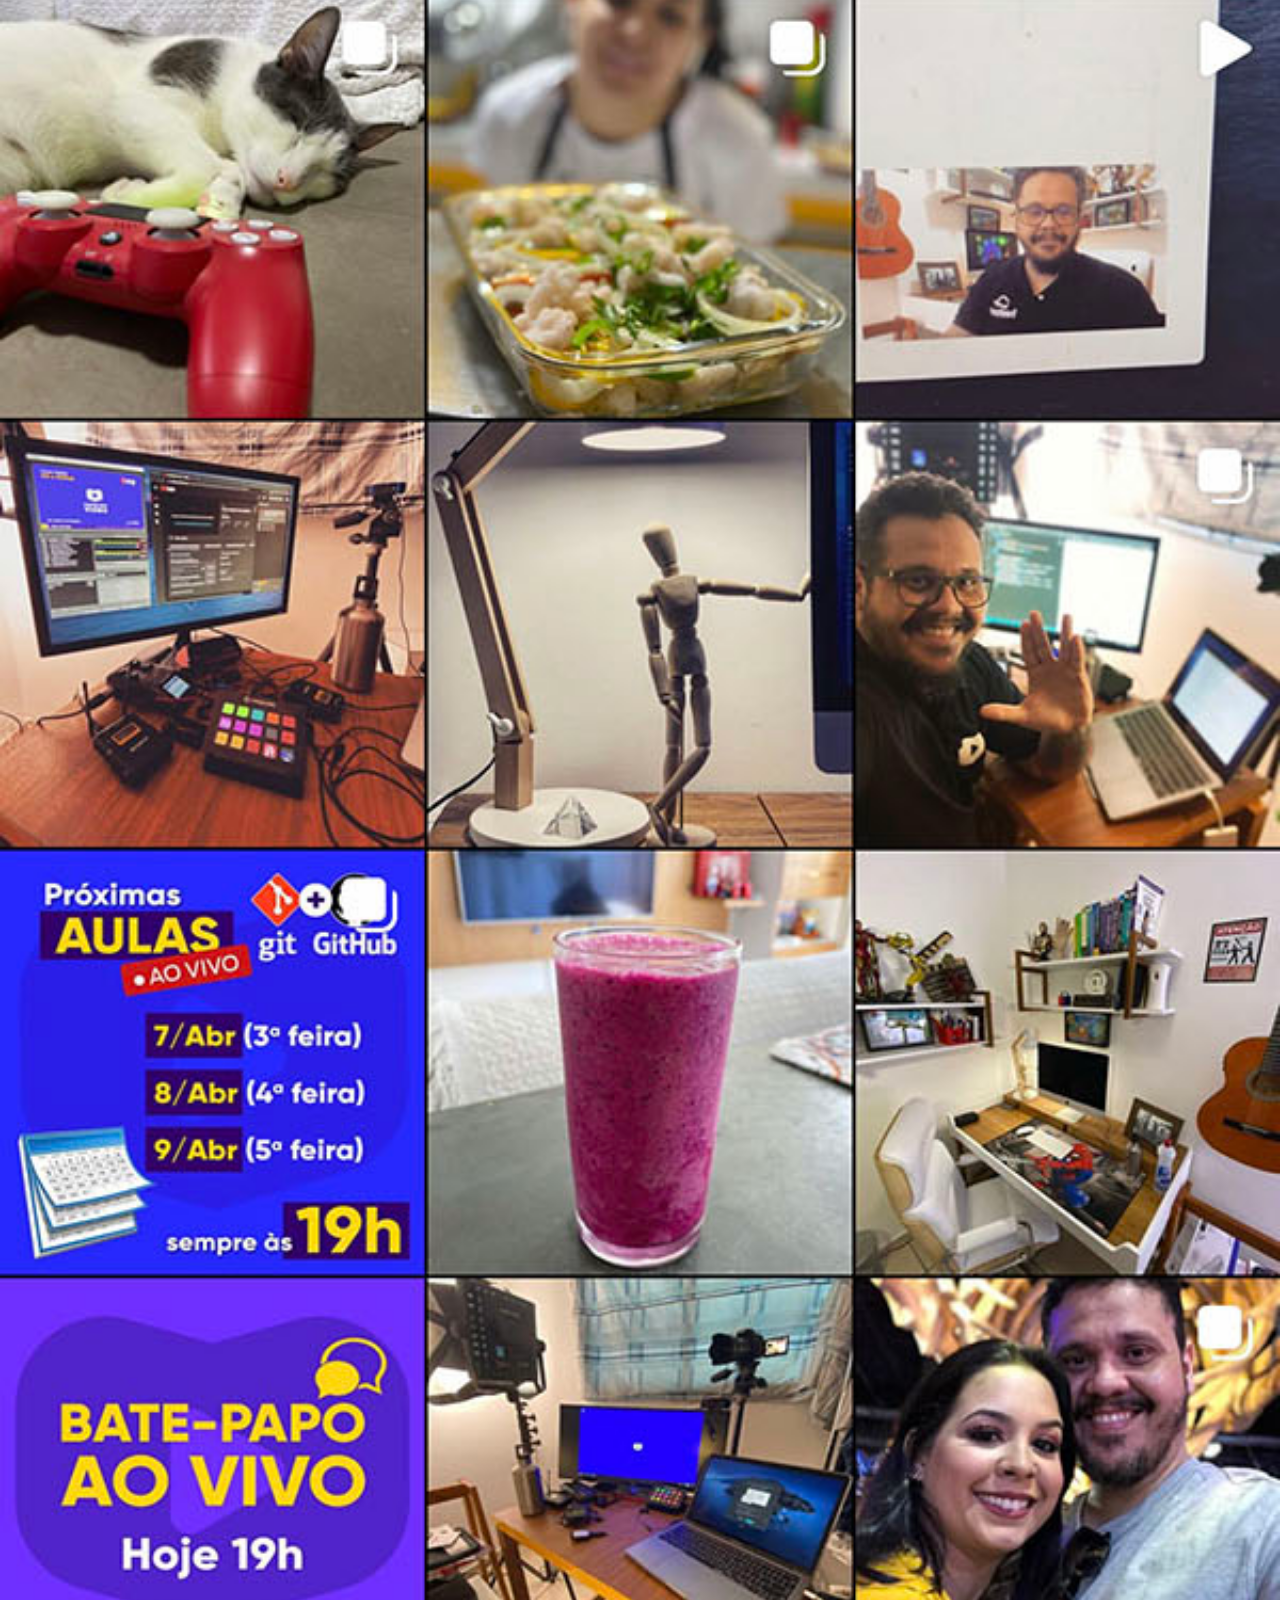
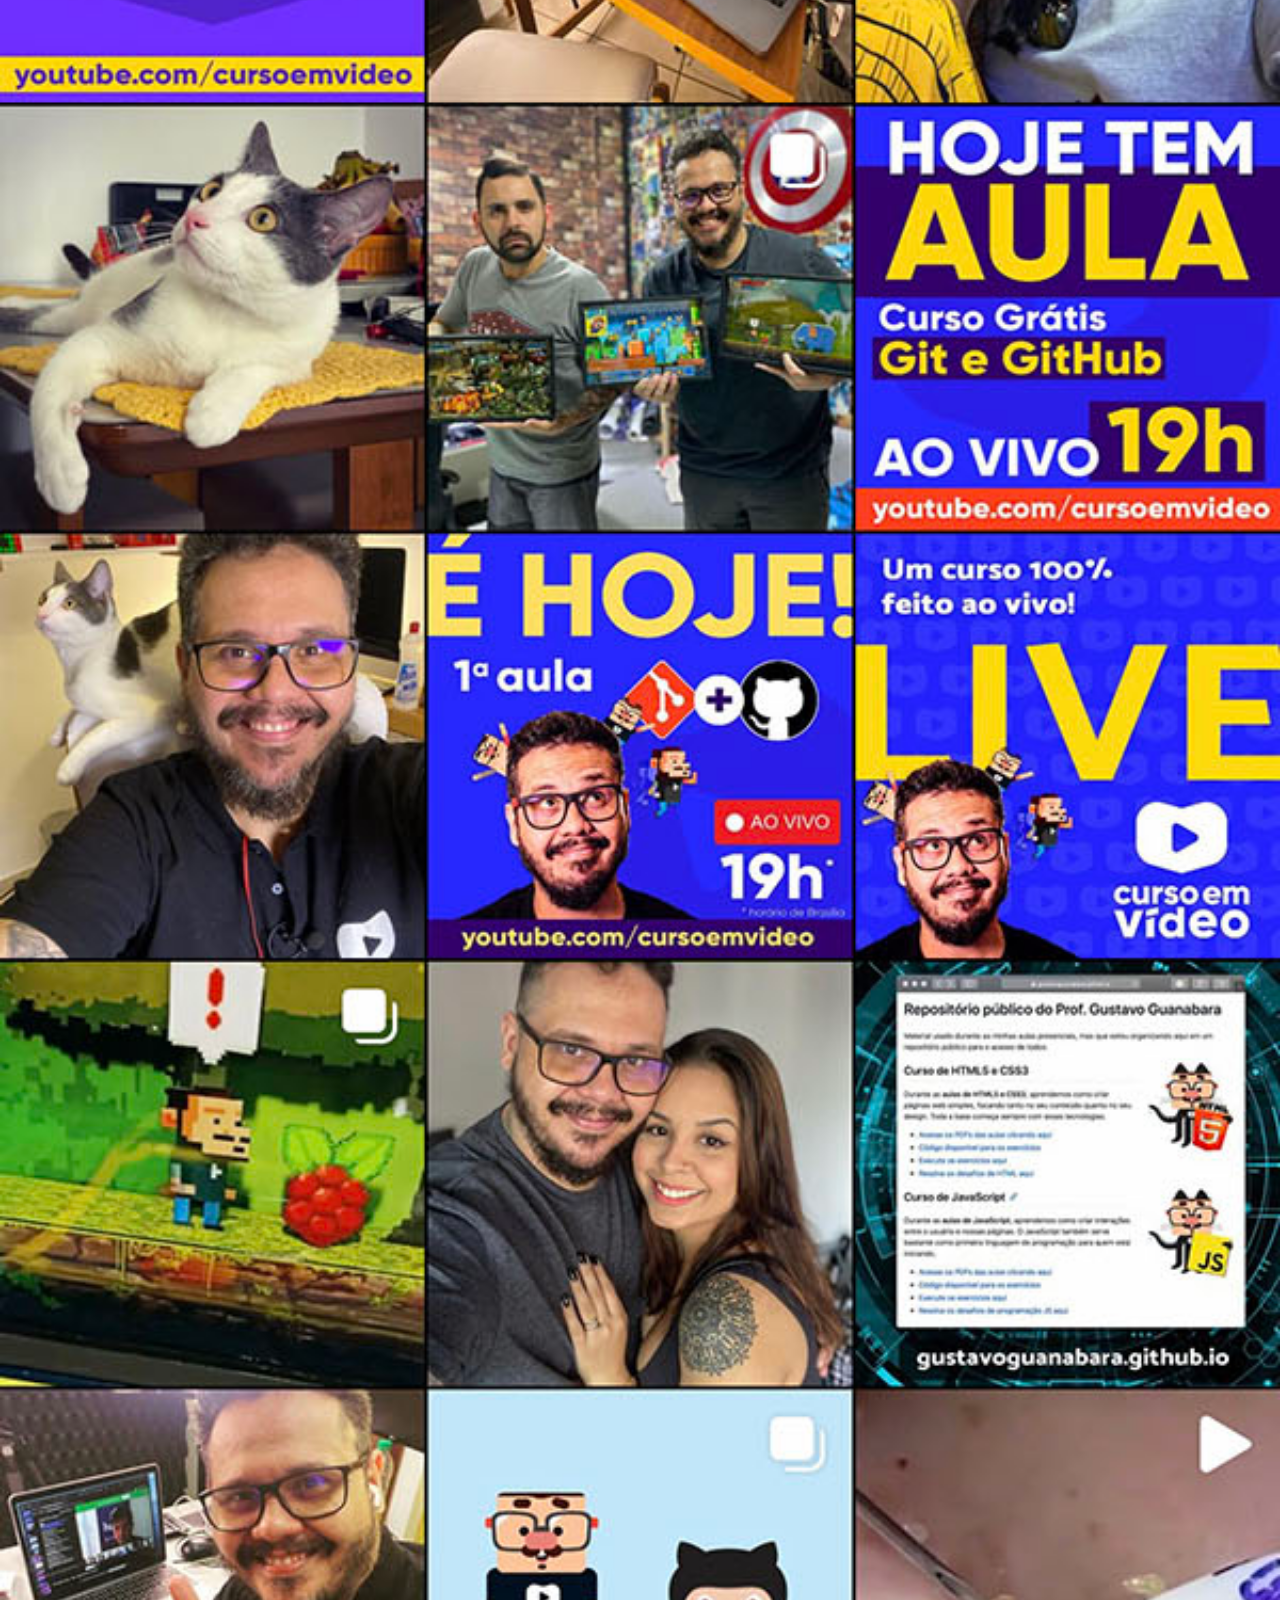
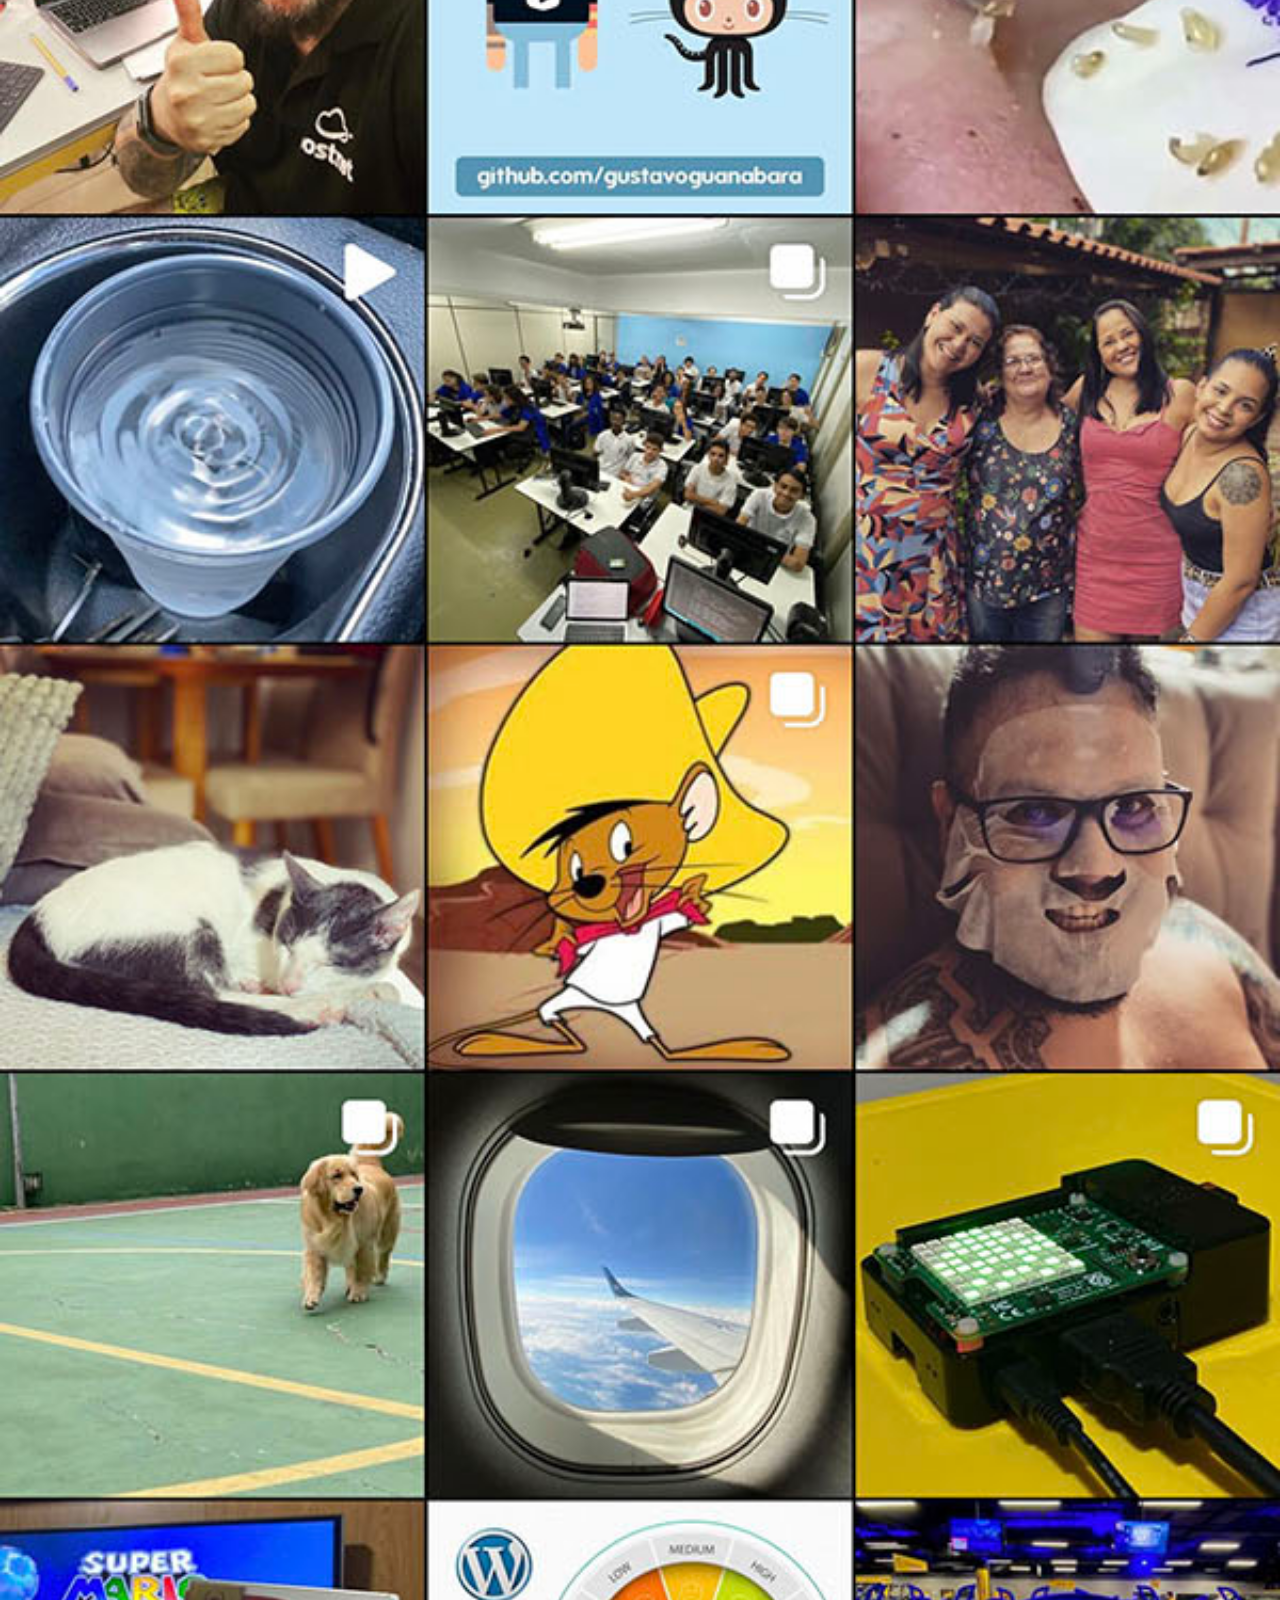
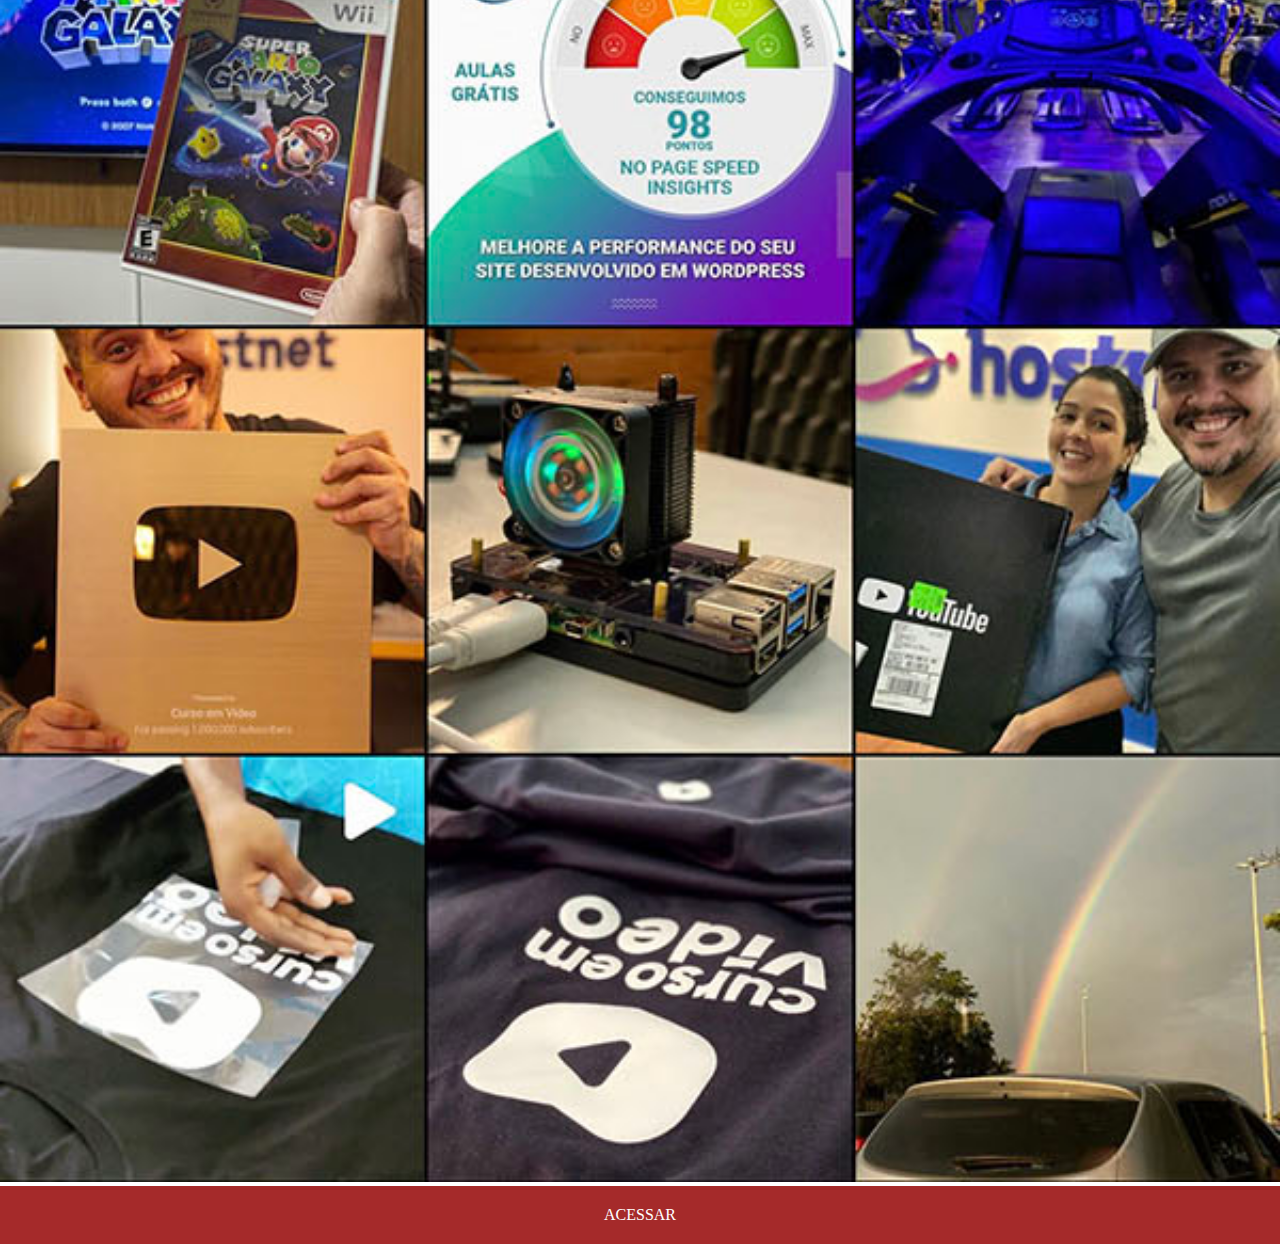
<file: insta.html>
<!DOCTYPE html>
<html lang="pt-br">
<head>
    <meta charset="UTF-8">
    <meta name="viewport" content="width=device-width, initial-scale=1.0">
    <title>tela instagram</title>
    <link rel="stylesheet" href="estilos/social.css">
</head>
<body>
    <img src="pacote-d013/imagens/tela-instagram.jpg" alt="instagram">
    <a href="https://www.instagram.com/gustavoguanabara/" target="_blank">ACESSAR</a>
</body>
</html>
</file>
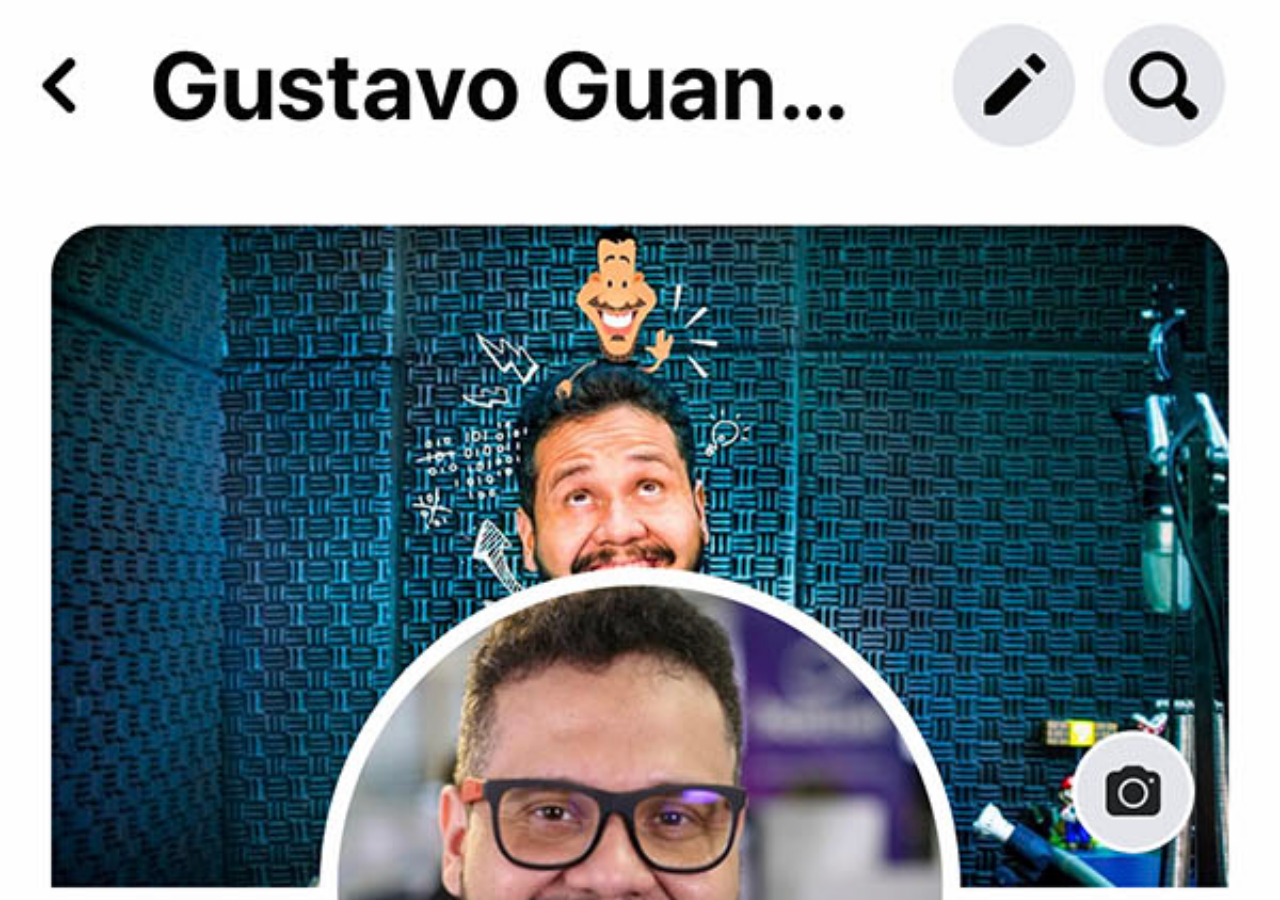
<file: tela-facebook.html>
<!DOCTYPE html>
<html lang="pt-br">
<head>
    <meta charset="UTF-8">
    <meta name="viewport" content="width=device-width, initial-scale=1.0">
    <title>tela facebook</title>
    <style>
        * {
            margin: 0;
            padding: 0;
        }
        body {
            background: url(pacote-d013/imagens/tela-facebook.jpg) no-repeat top center; /*percebi que não precisa ser em um padrão o shorthand desse background, porem no padrão ficaria mais arrumado*/
            background-color: black;
            background-size: cover;
        }
    </style>
</head>
<body>
    
</body>
</html>
</file>
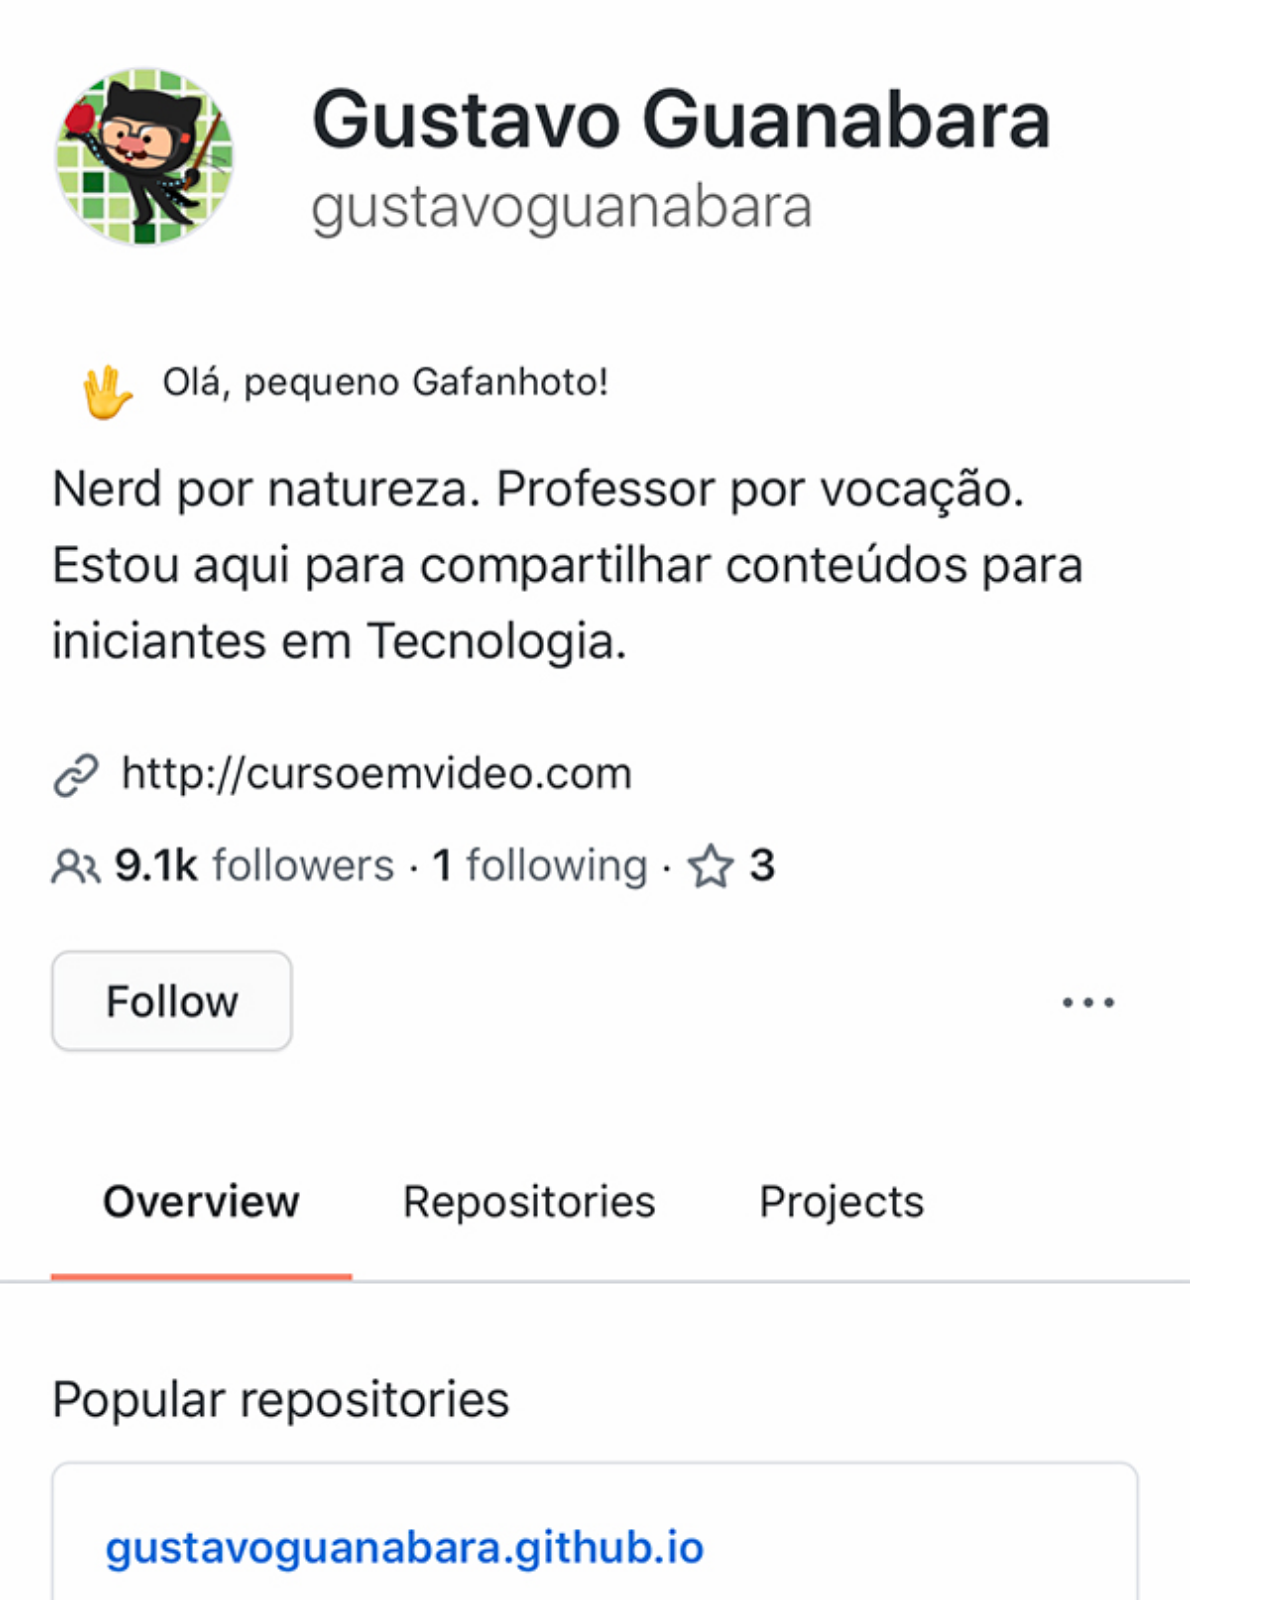
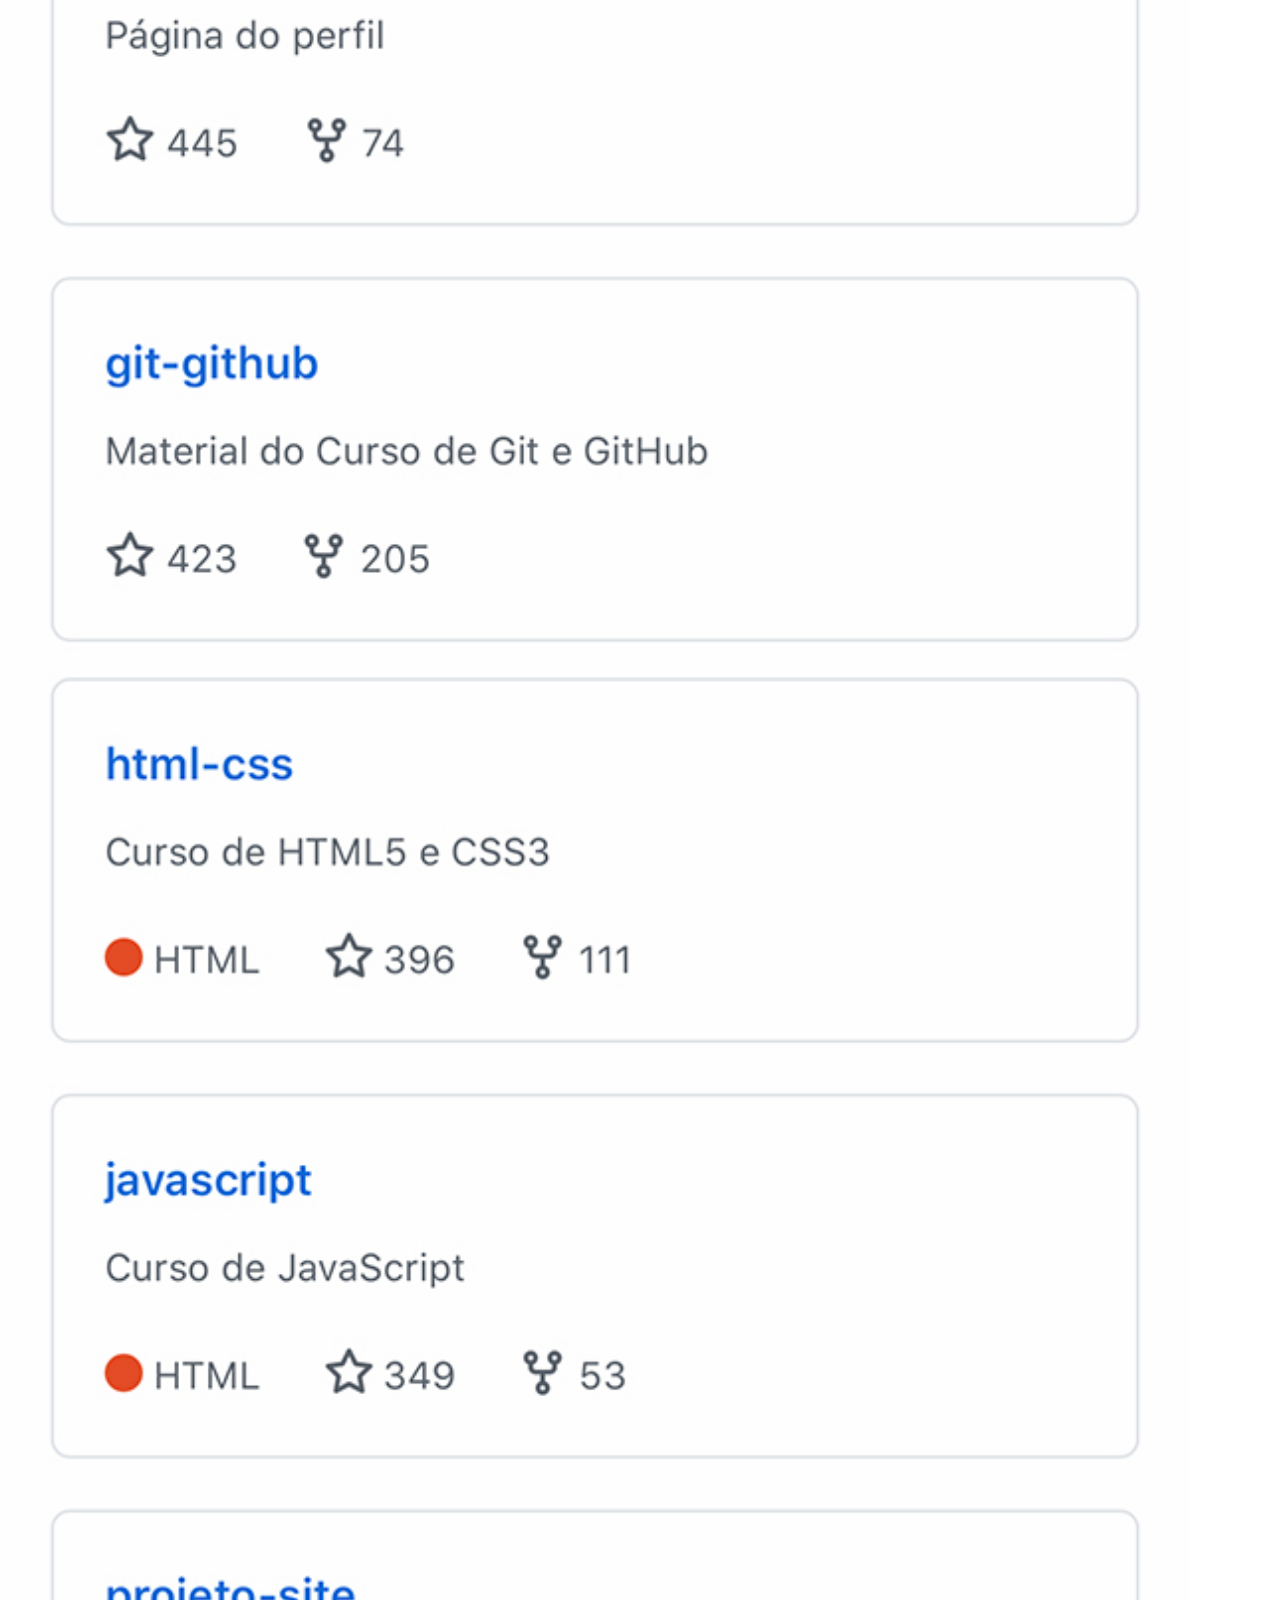
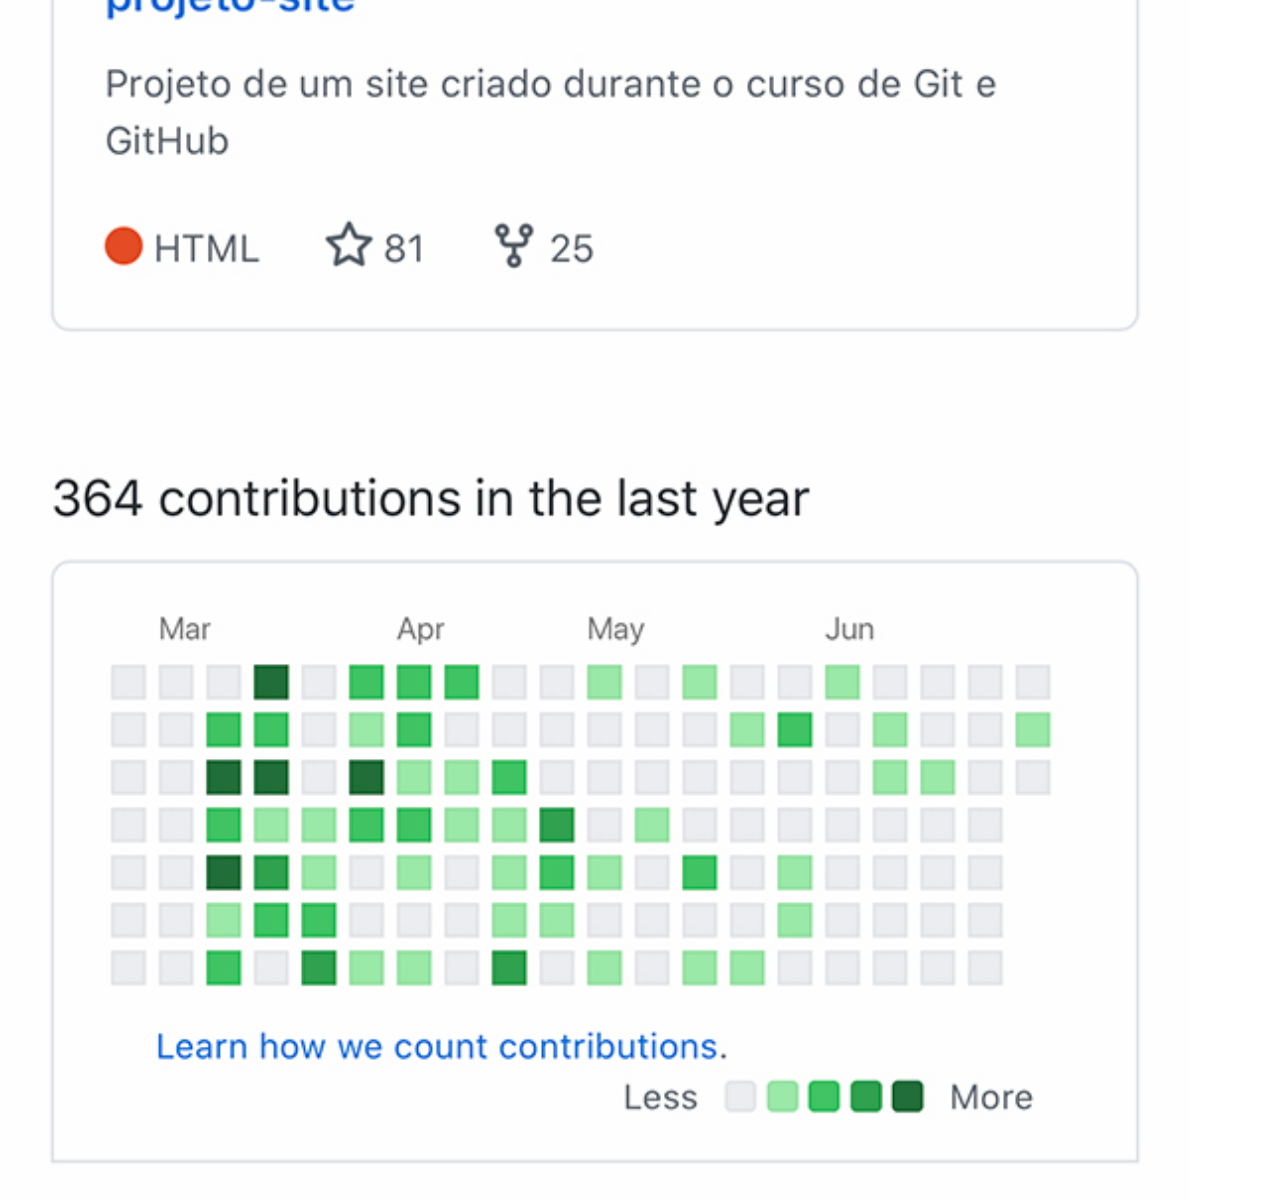
<file: tela-github.html>
<!DOCTYPE html>
<html lang="pt-br">
<head>
    <meta charset="UTF-8">
    <meta name="viewport" content="width=device-width, initial-scale=1.0">
    <title>tela github</title>
    <style>
        * {
            padding: 0;
            margin: 0;
        }
        img {
            width: 93vw;
            background-size: cover;
        }
    </style>
</head>
<body>
    <img src="pacote-d013/imagens/tela-github.jpg" alt="github">
    <a href="#"></a>
</body>
</html>
</file>
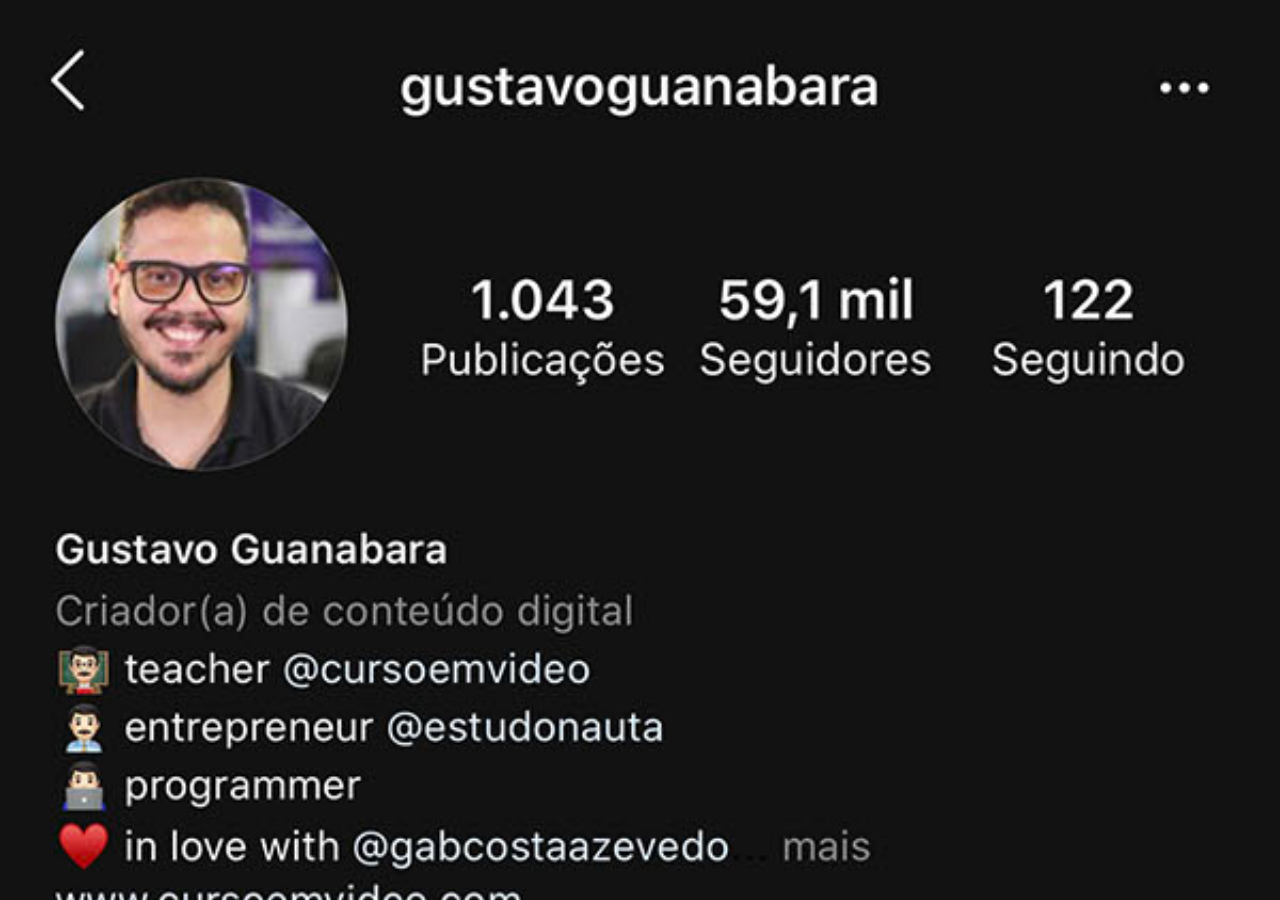
<file: tela-instag.html>
<!DOCTYPE html>
<html lang="pt-br">
<head>
    <meta charset="UTF-8">
    <meta name="viewport" content="width=device-width, initial-scale=1.0">
    <title>tela instagram</title>
    <style>
        * {
            padding: 0;
            margin: 0;
        }
        body {
            background: url(pacote-d013/imagens/tela-instagram.jpg) top center no-repeat;
            background-size: cover;
            background-color: black;
        }
    </style>
</head>
<body>
    
</body>
</html>
</file>
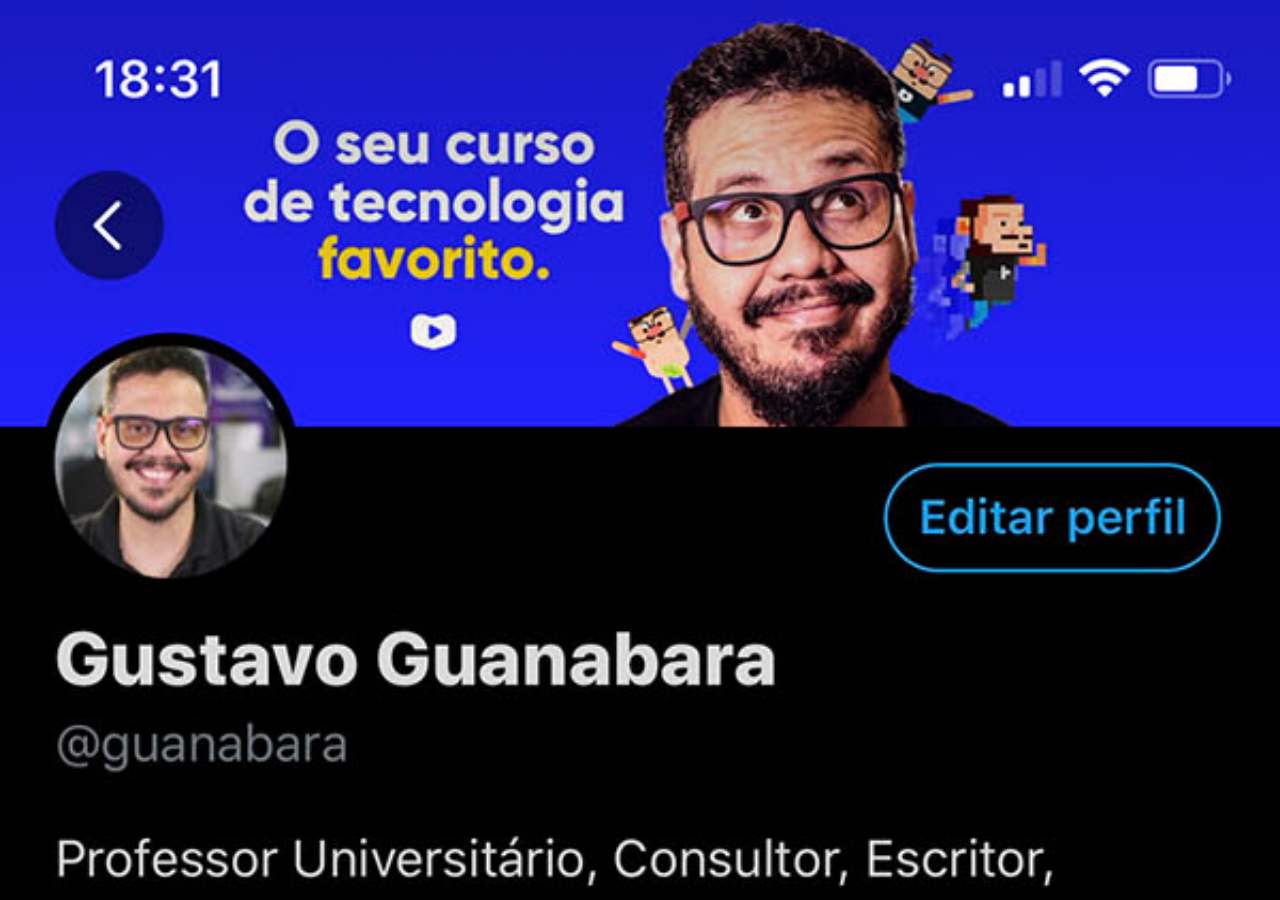
<file: tela-twitter.html>
<!DOCTYPE html>
<html lang="pt-br">
<head>
    <meta charset="UTF-8">
    <meta name="viewport" content="width=device-width, initial-scale=1.0">
    <title>tela twitter</title>
    <style>
        * {
            padding: 0;
            margin: 0;
        }
        body {
            background: url(pacote-d013/imagens/tela-twitter.jpg) top center no-repeat;
            background-size: cover;
            background-color: black;
        }
    </style>
</head>
<body>
    
</body>
</html>
</file>
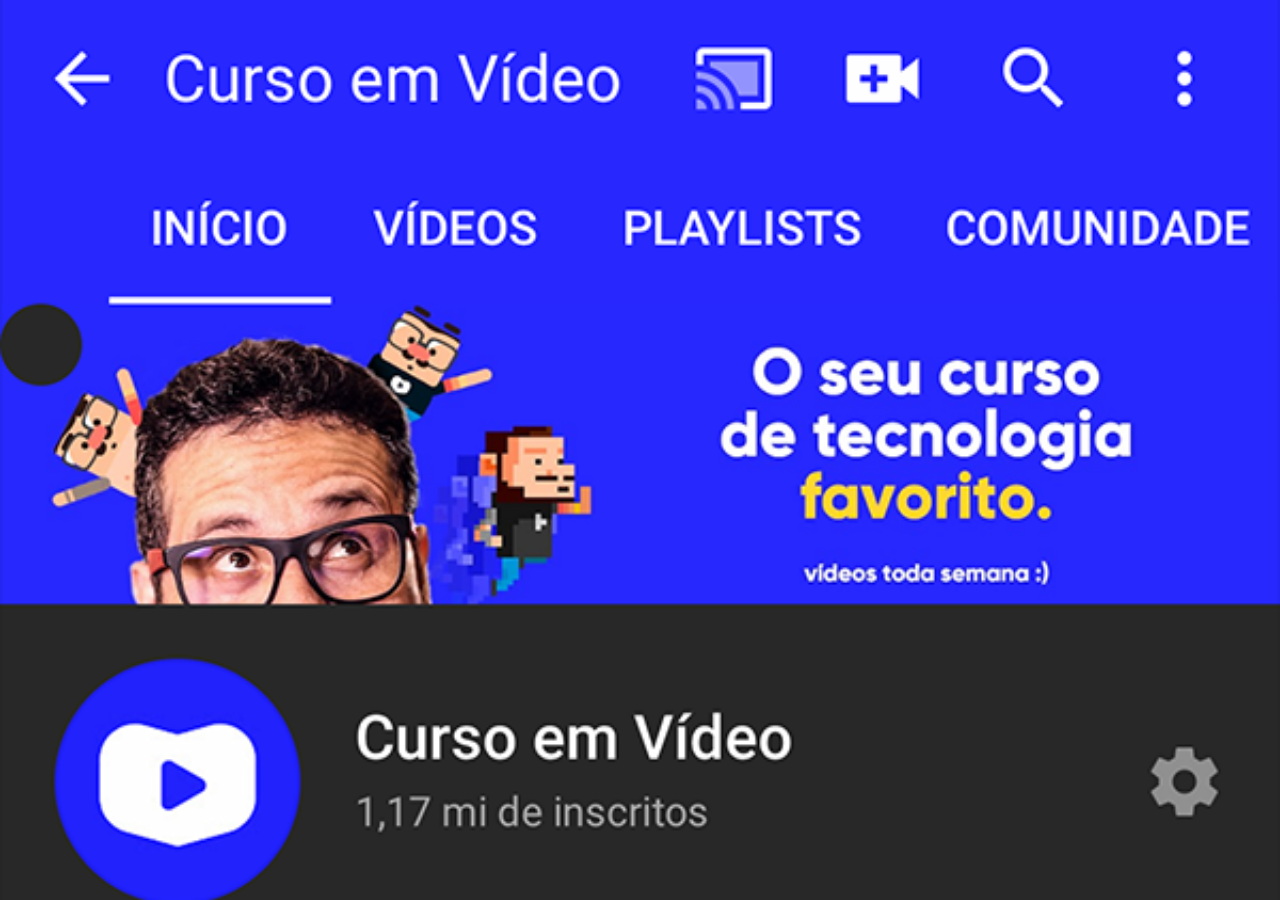
<file: tela-youtube.html>
<!DOCTYPE html>
<html lang="pt-br">
<head>
    <meta charset="UTF-8">
    <meta name="viewport" content="width=device-width, initial-scale=1.0">
    <title>tela youtube</title>
    <style>
        * {
            padding: 0;
            margin: 0;
        }
        body {
            background: url(pacote-d013/imagens/tela-youtube.png) top center no-repeat;
            background-color: black;
            background-size: cover;
        }
    </style>
</head>
<body>
    
</body>
</html>
</file>
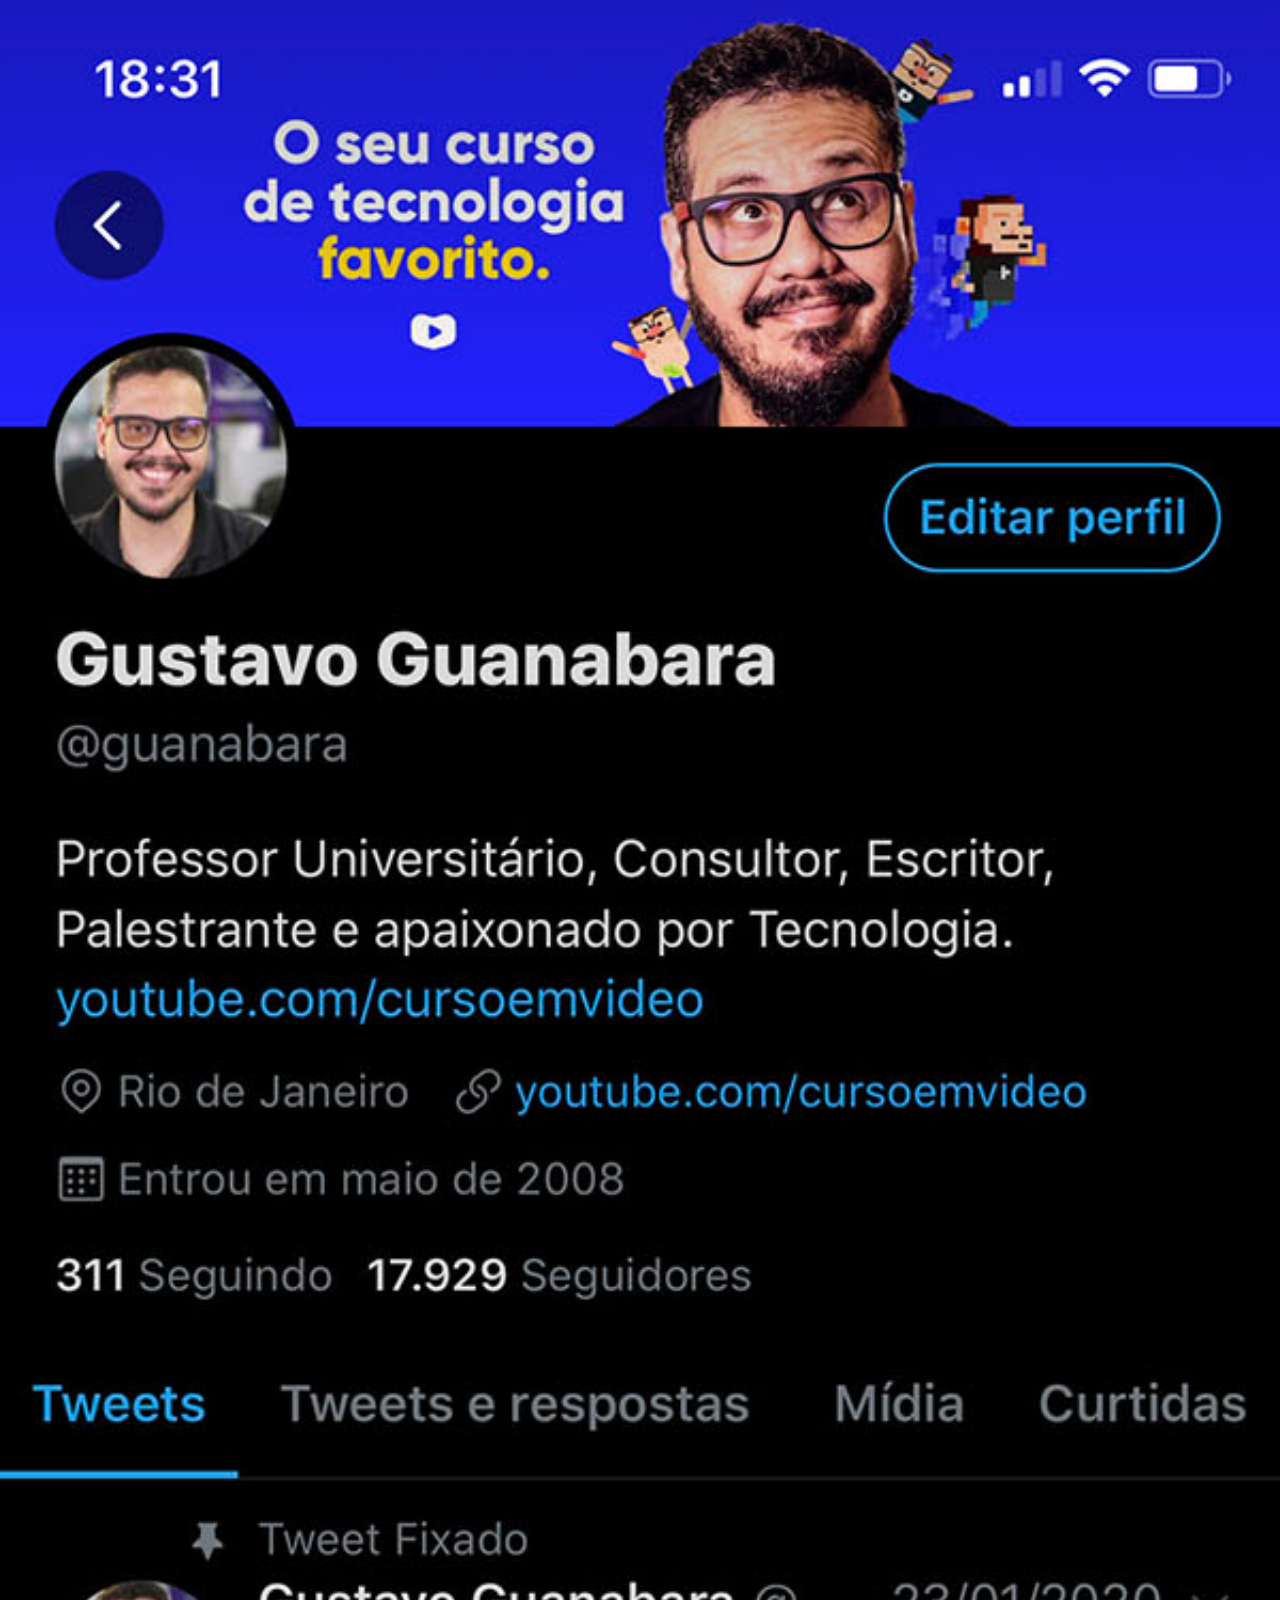
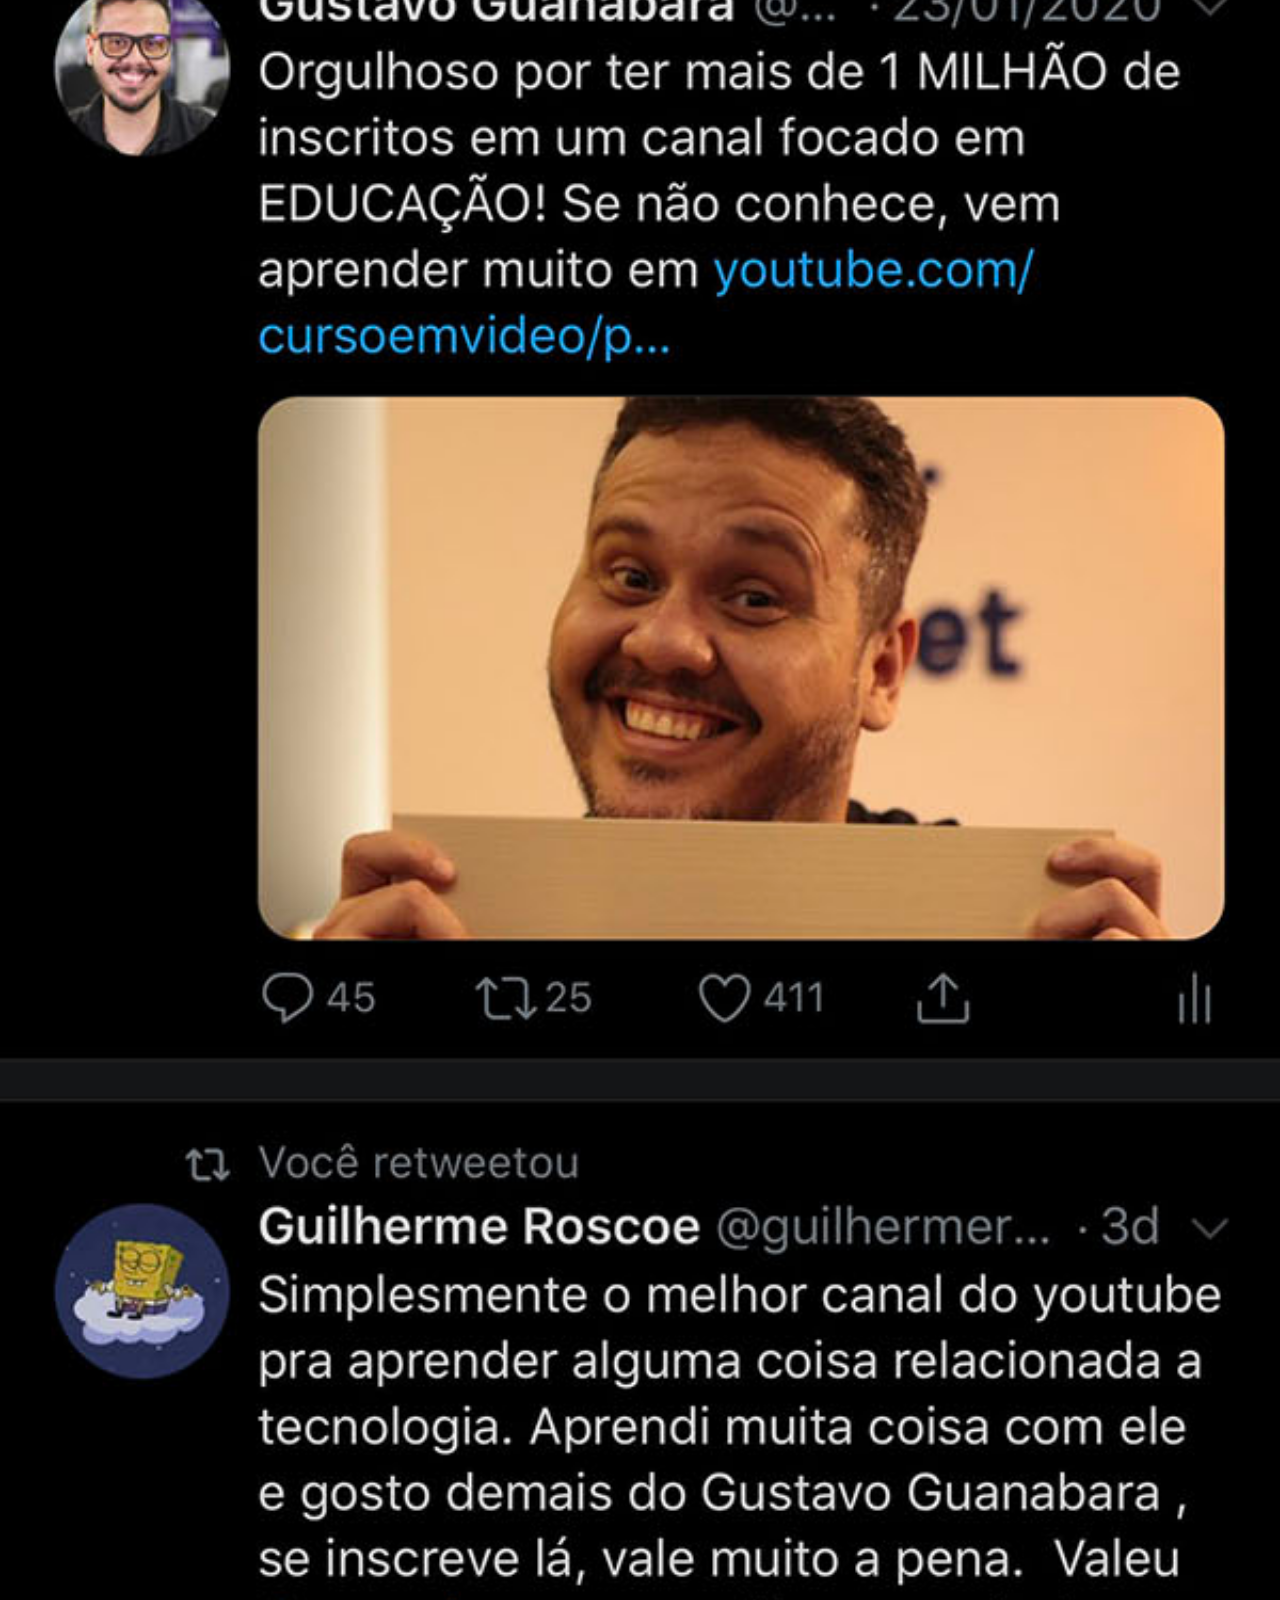
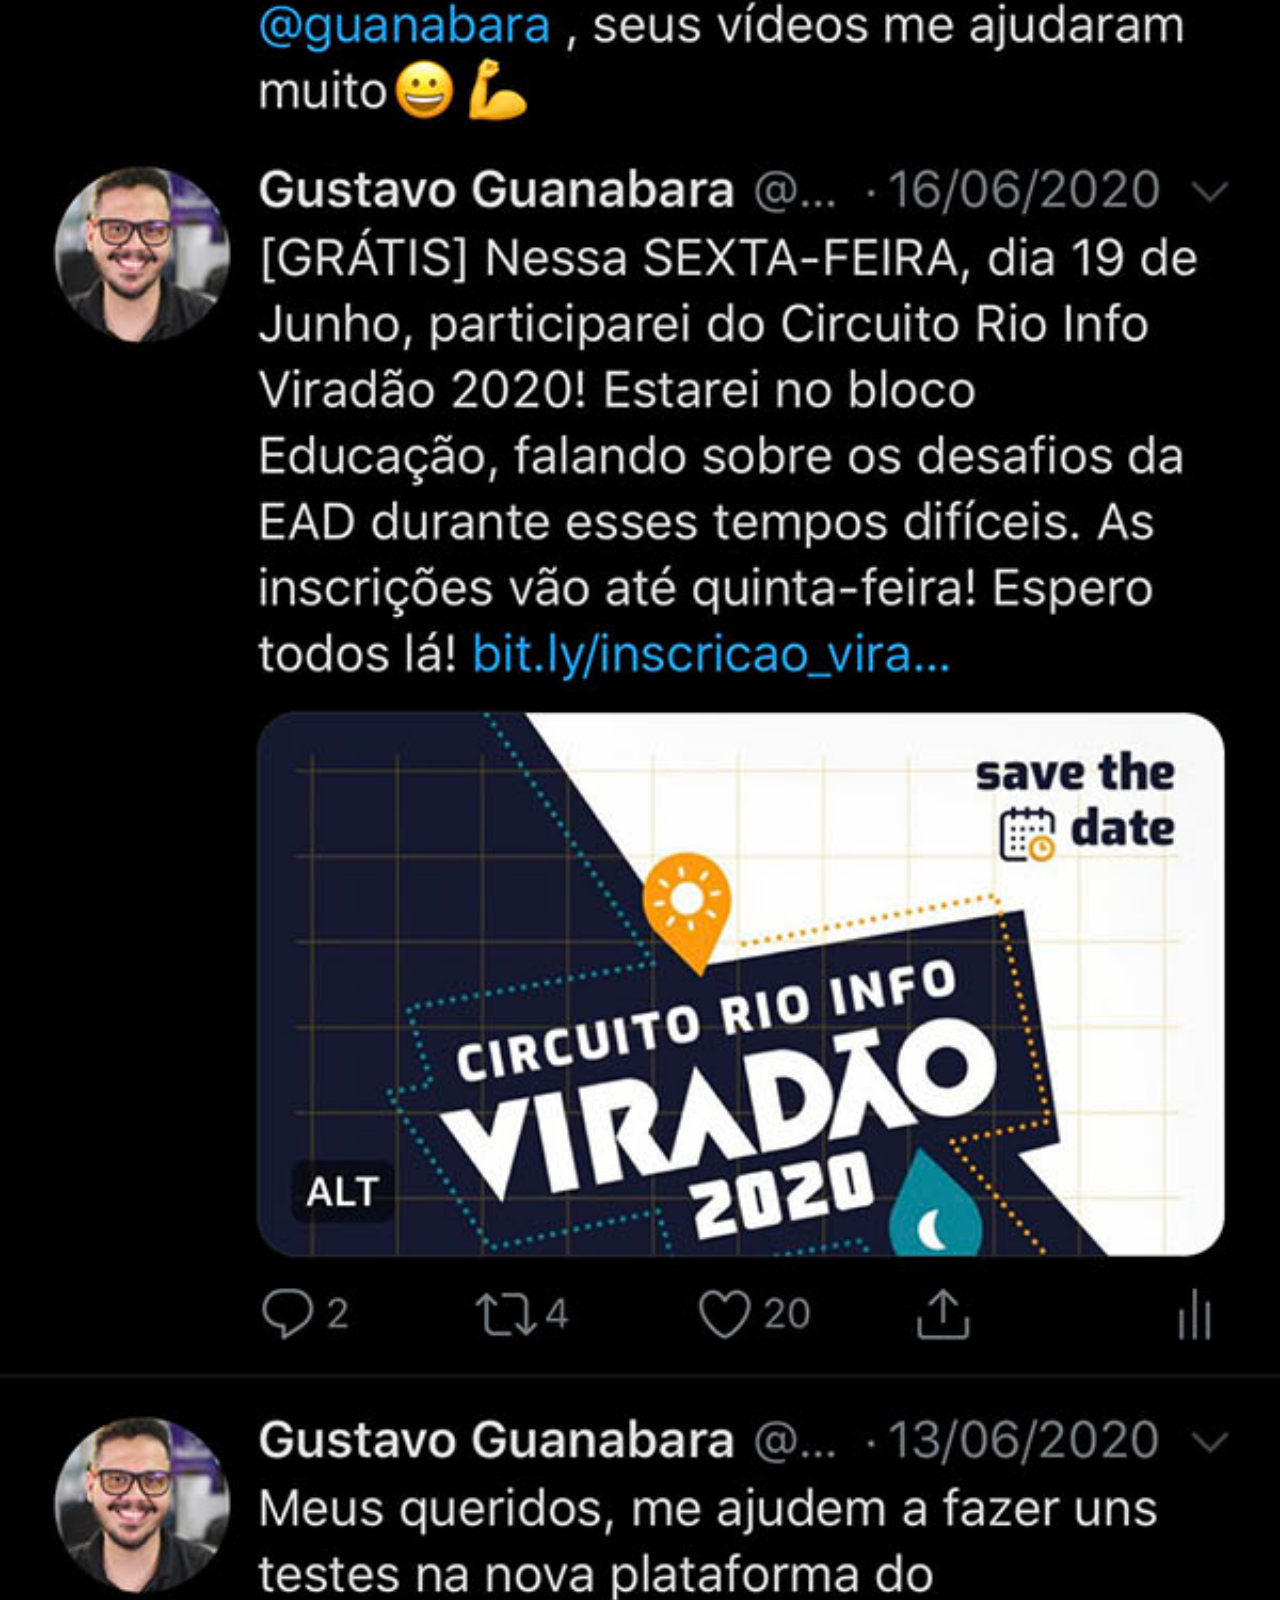
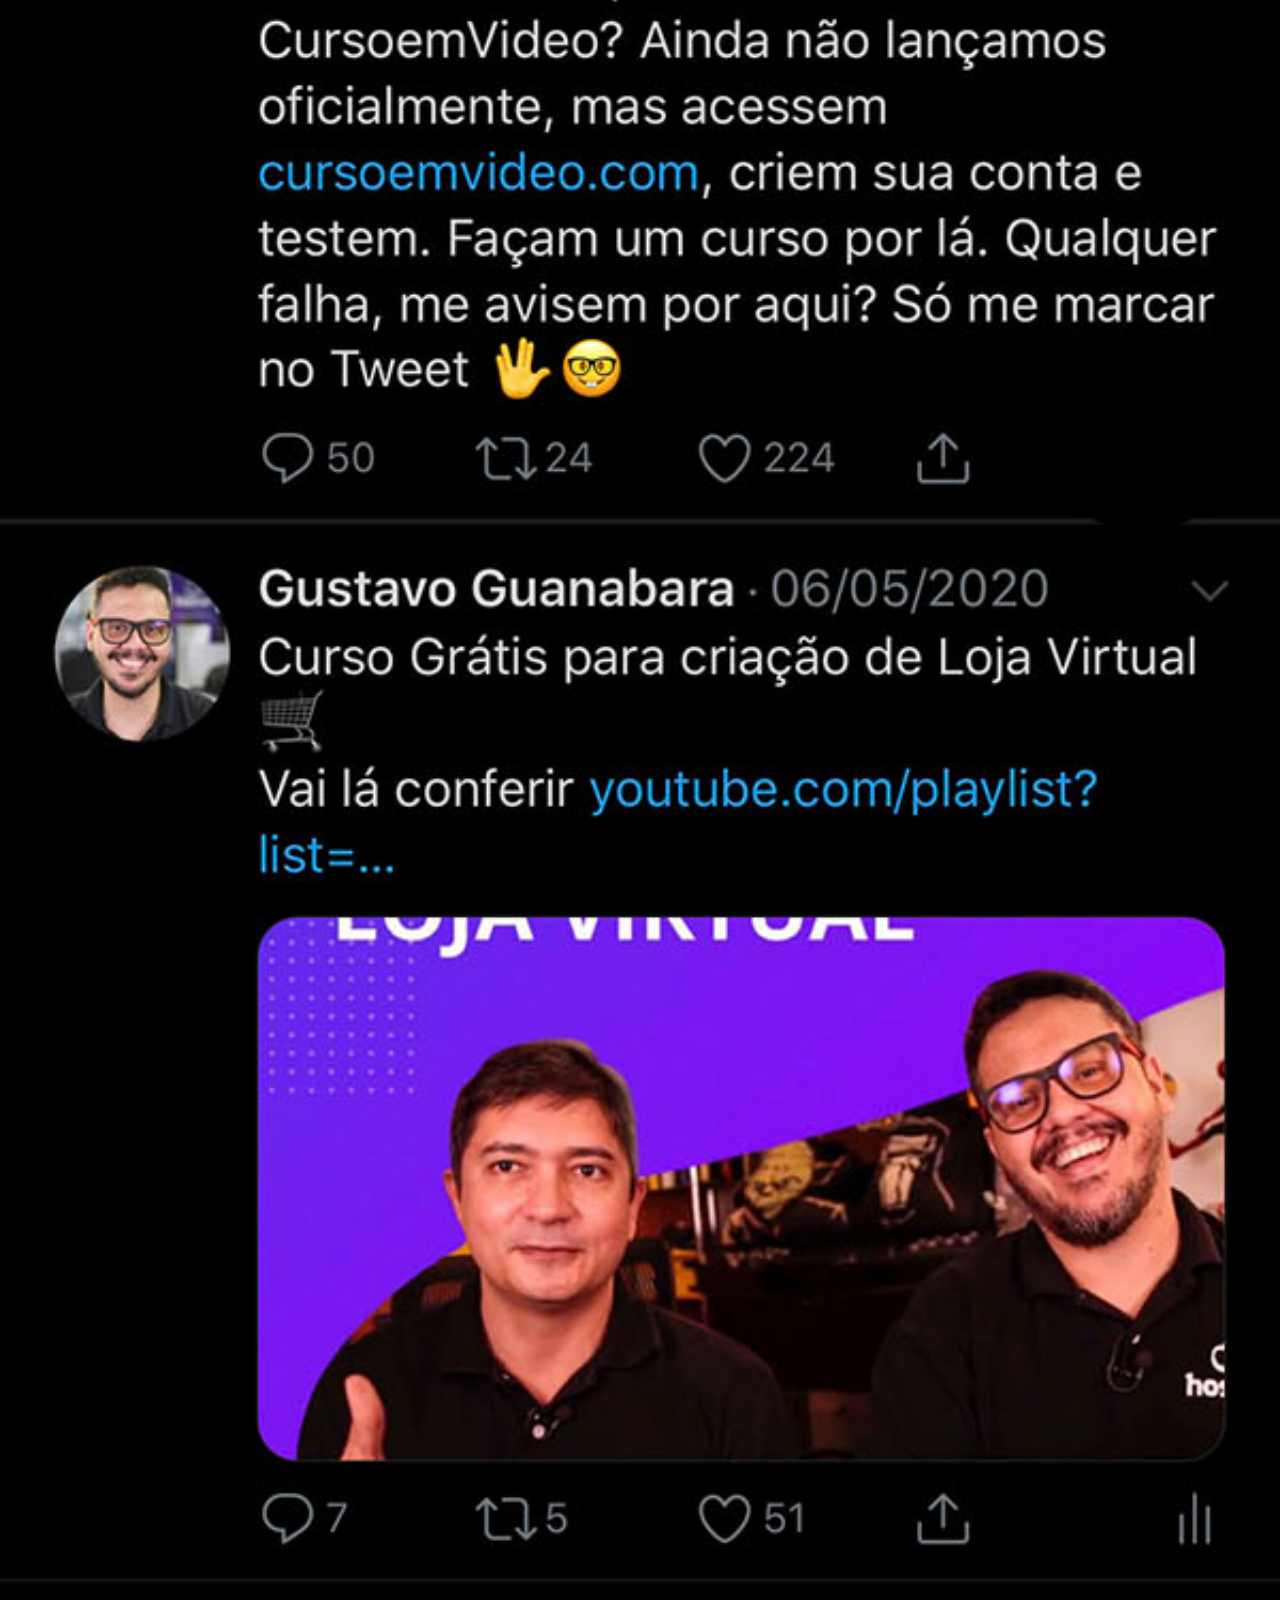
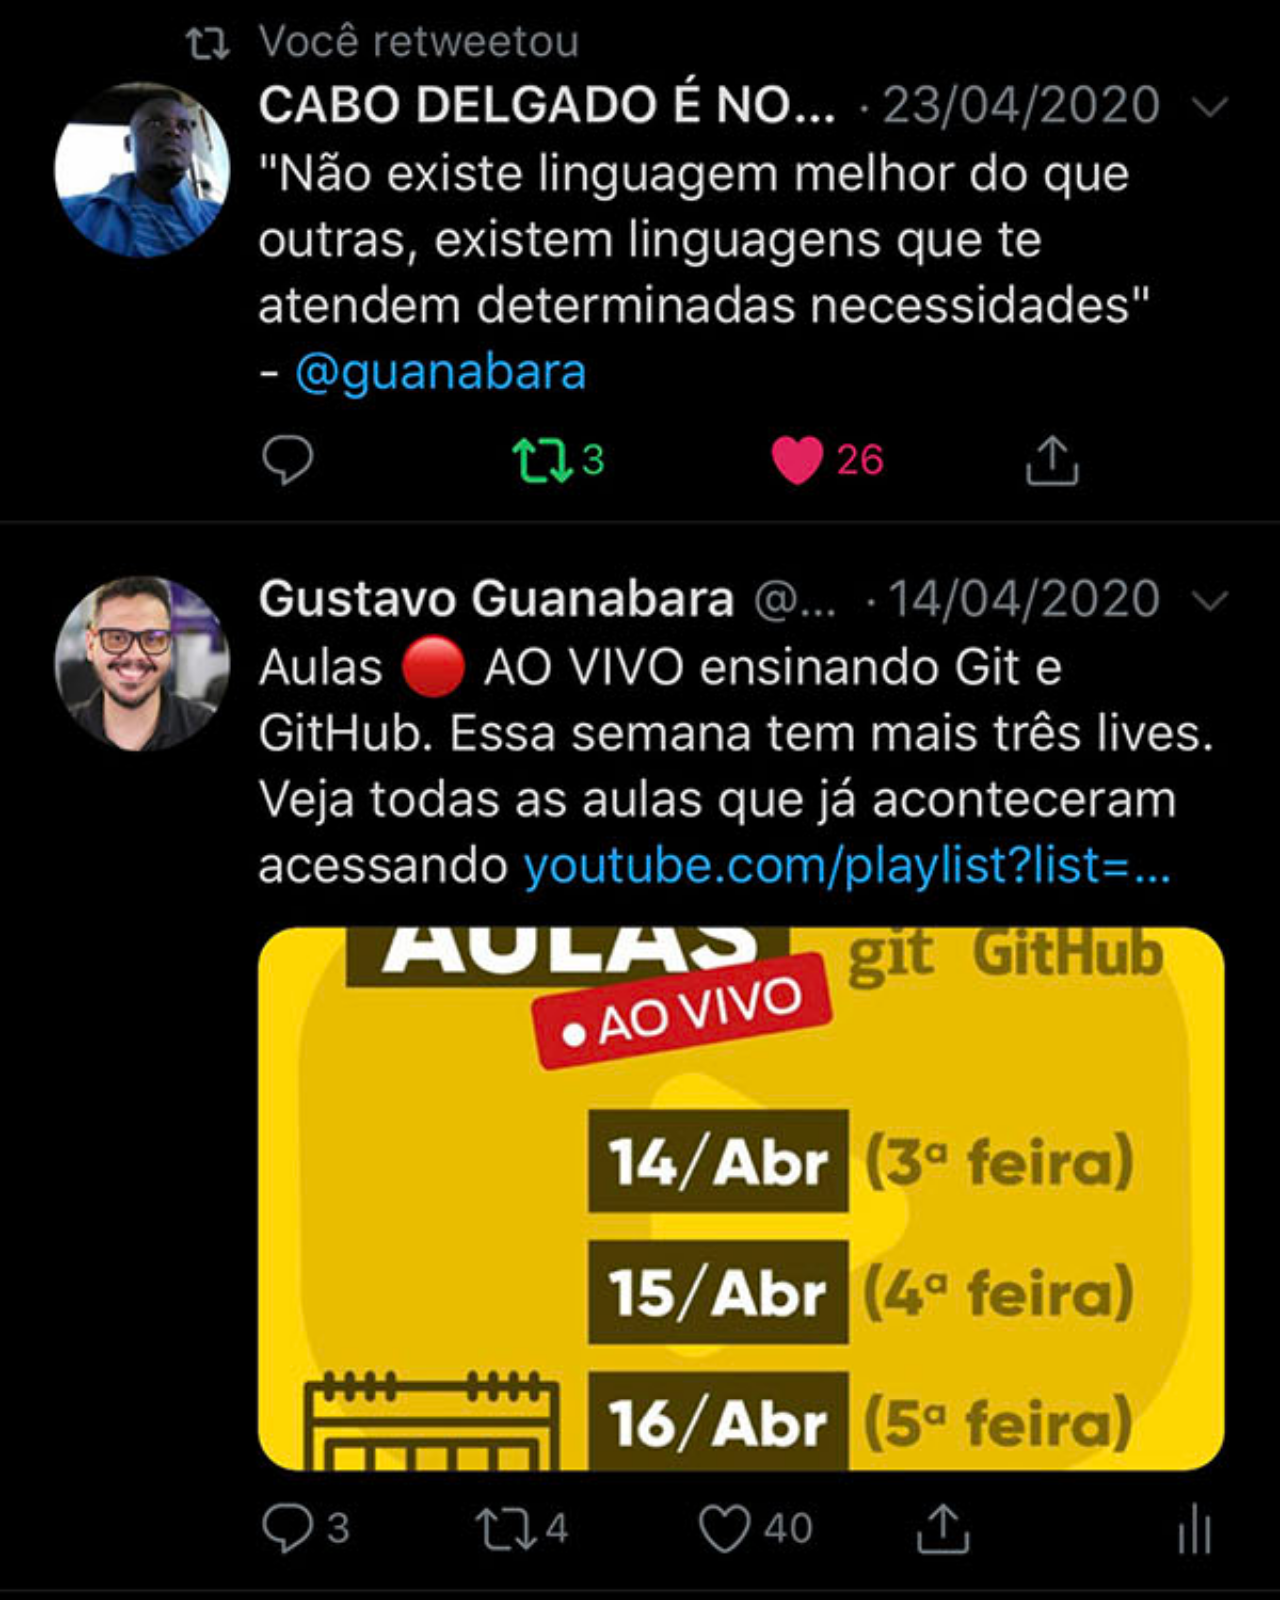
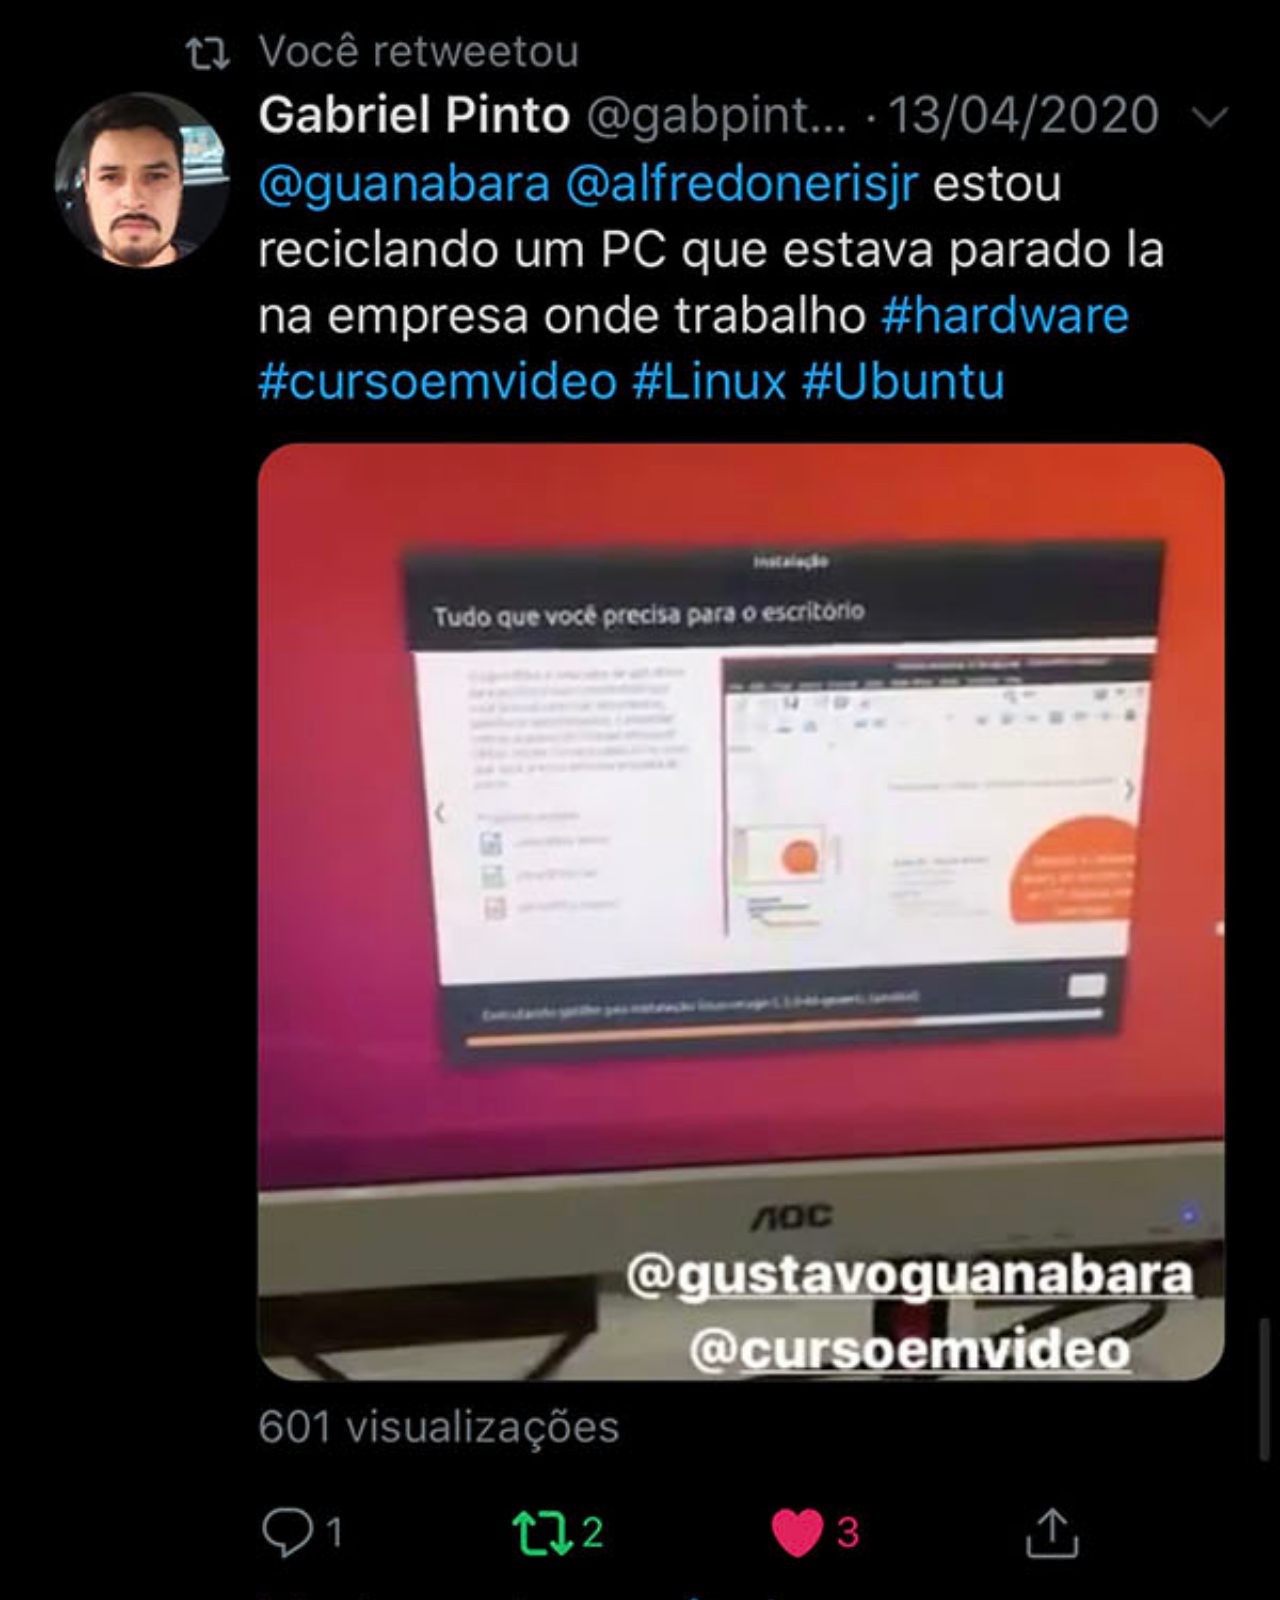
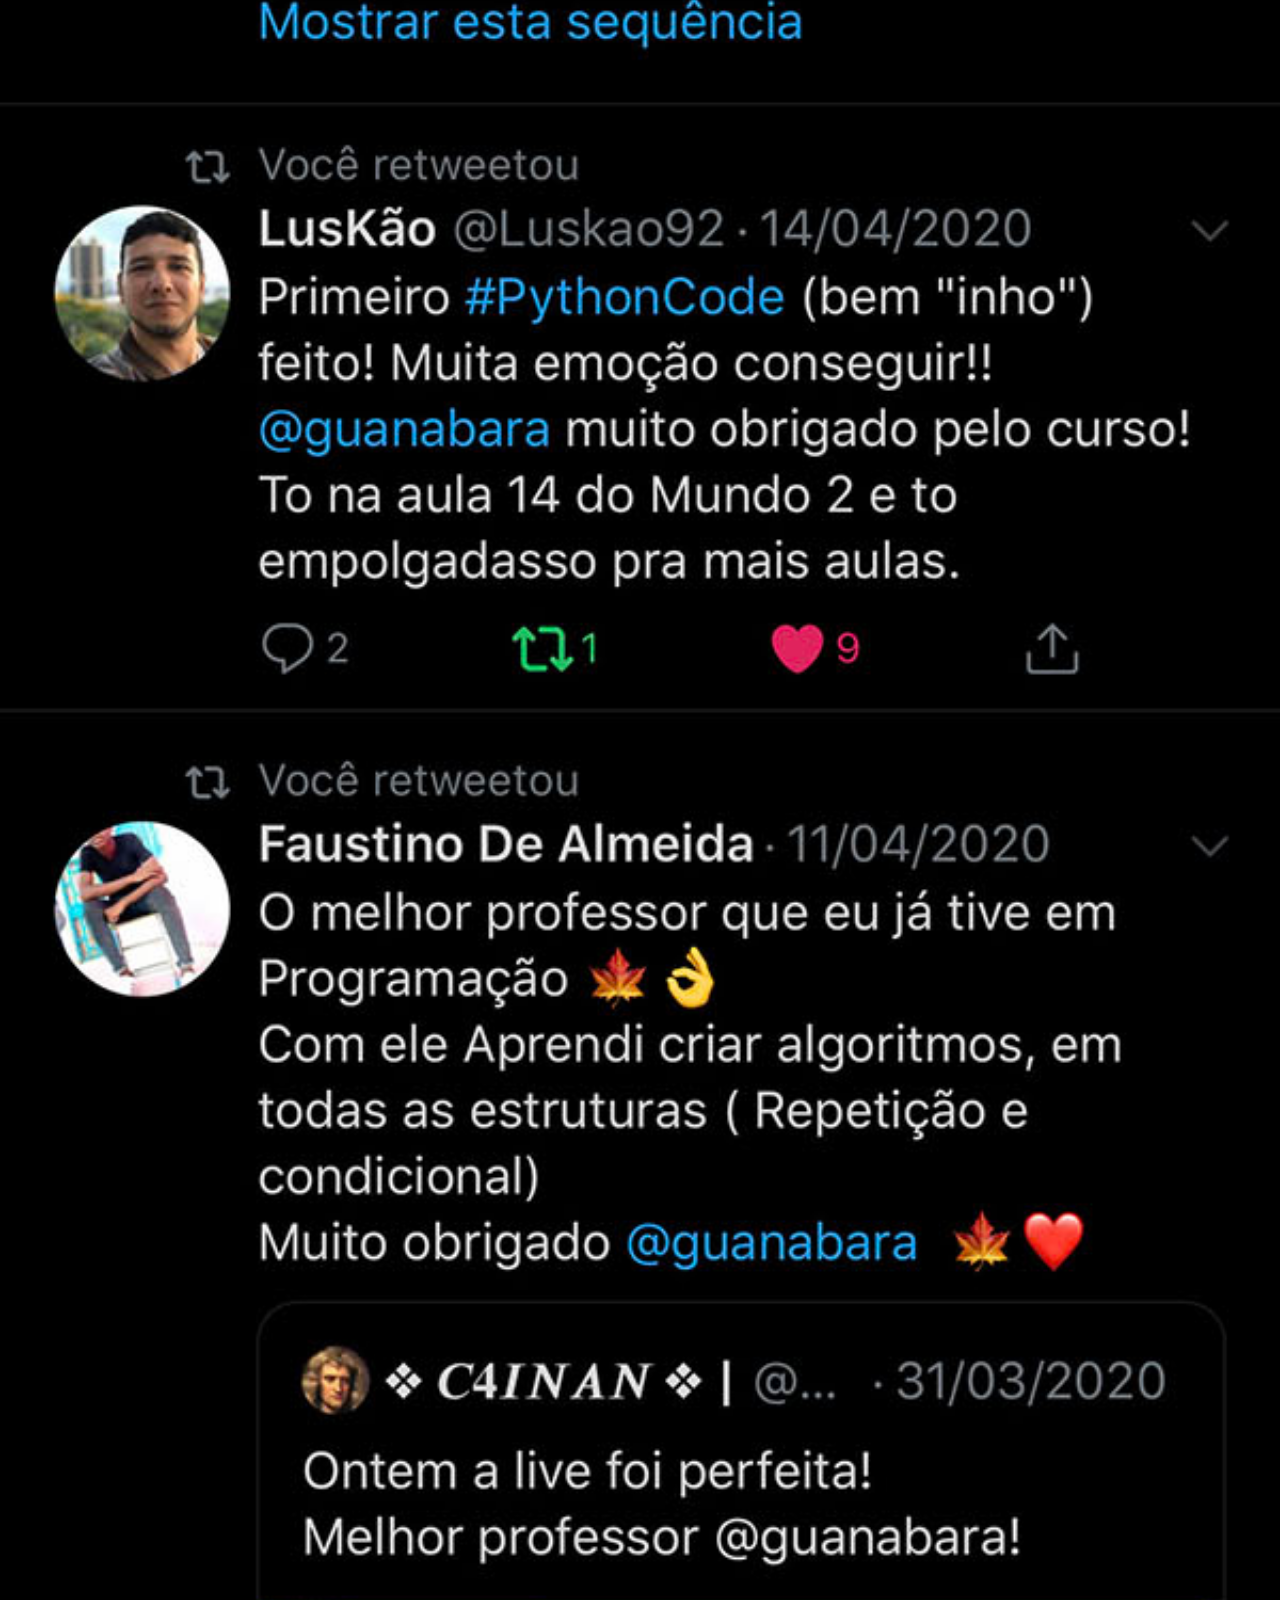
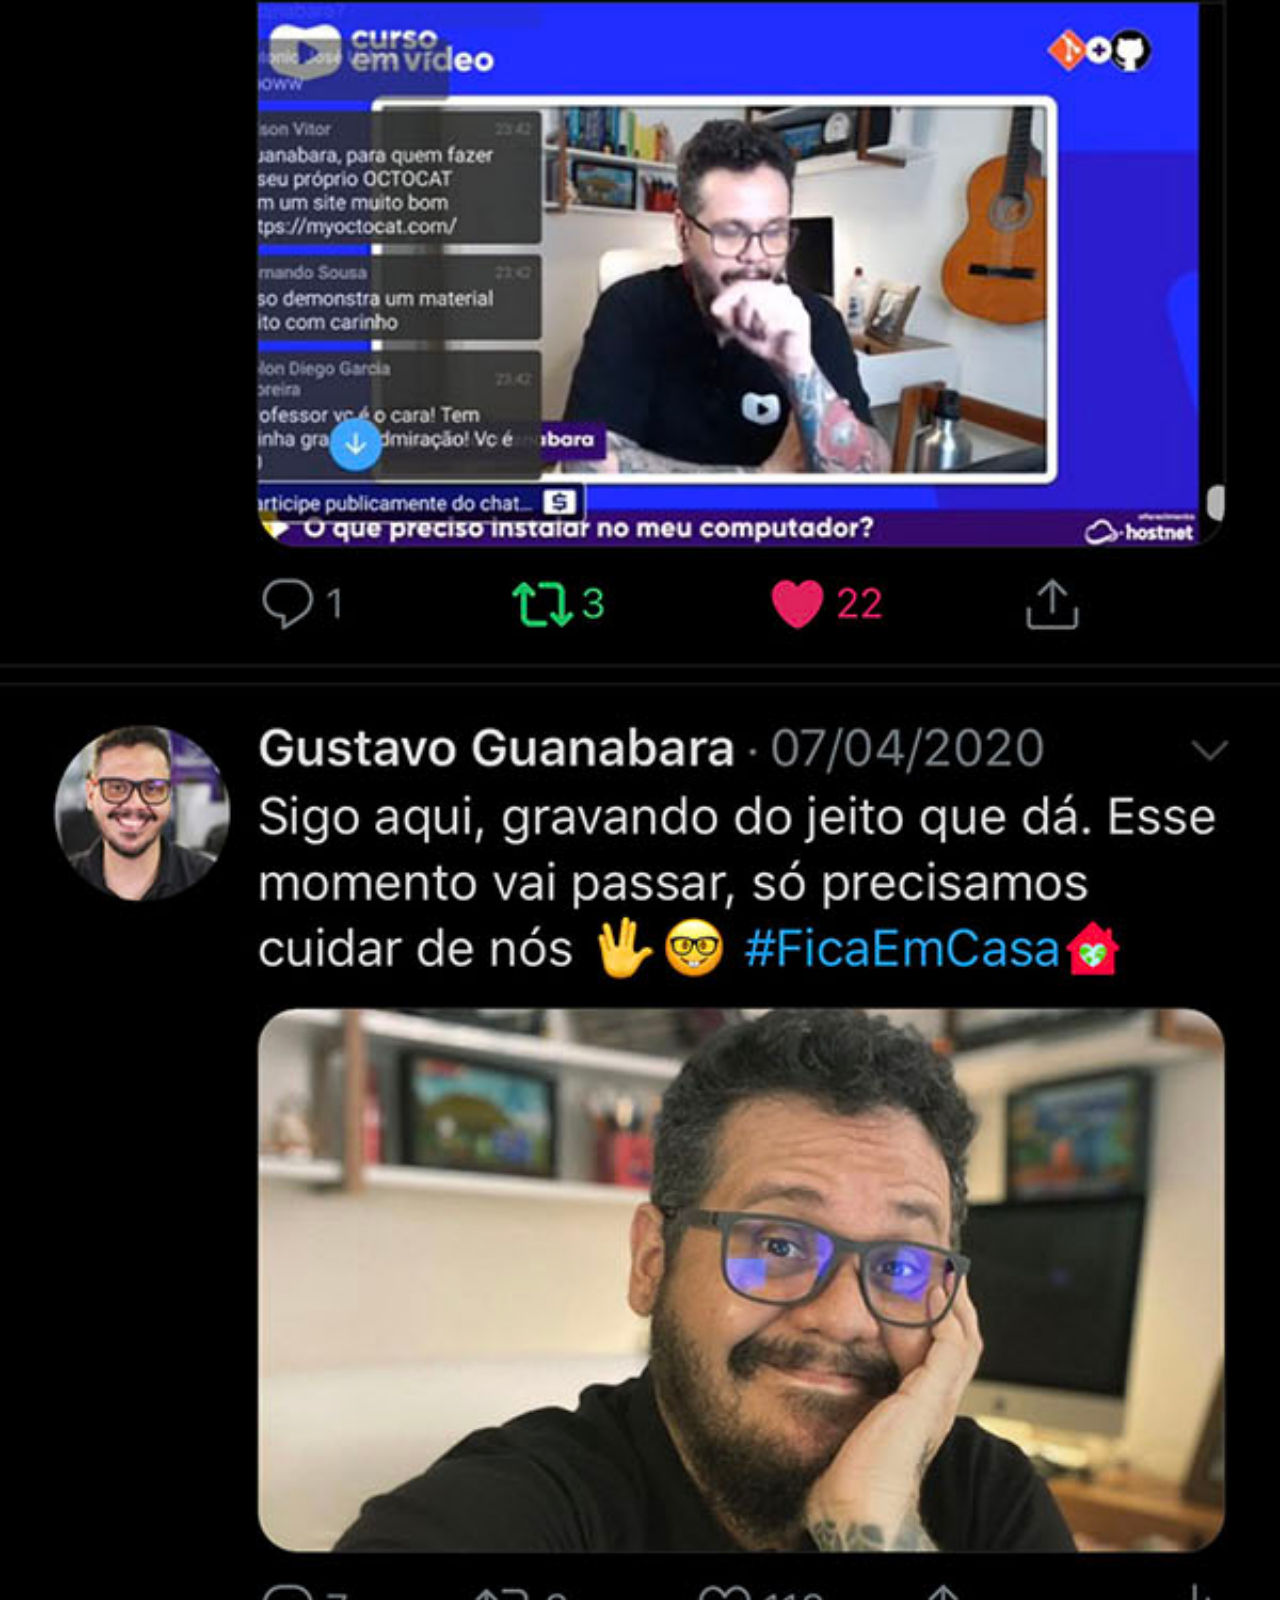
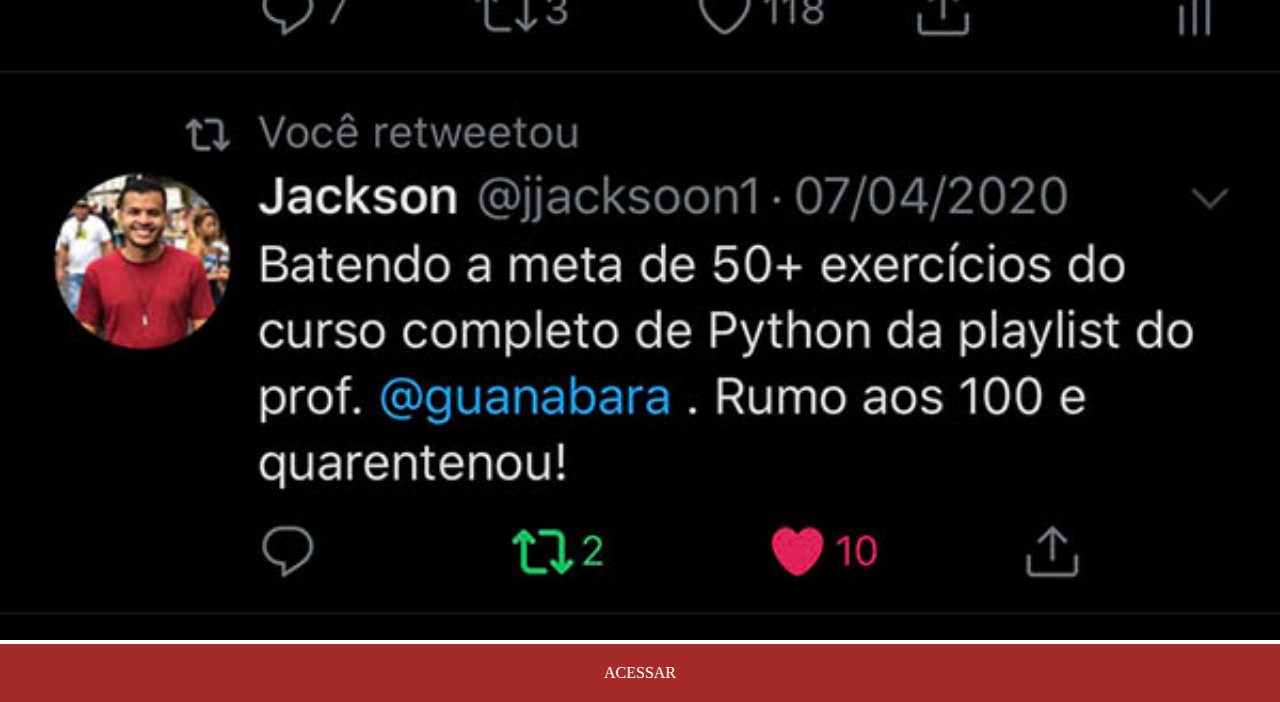
<file: twitter.html>
<!DOCTYPE html>
<html lang="pt-br">
<head>
    <meta charset="UTF-8">
    <meta name="viewport" content="width=device-width, initial-scale=1.0">
    <title>tela twitter</title>
    <link rel="stylesheet" href="estilos/social.css">
</head>
<body>
    <img src="pacote-d013/imagens/tela-twitter.jpg" alt="twitter">
    <a href="#" target="_blank">ACESSAR</a>
</body>
</html>
</file>
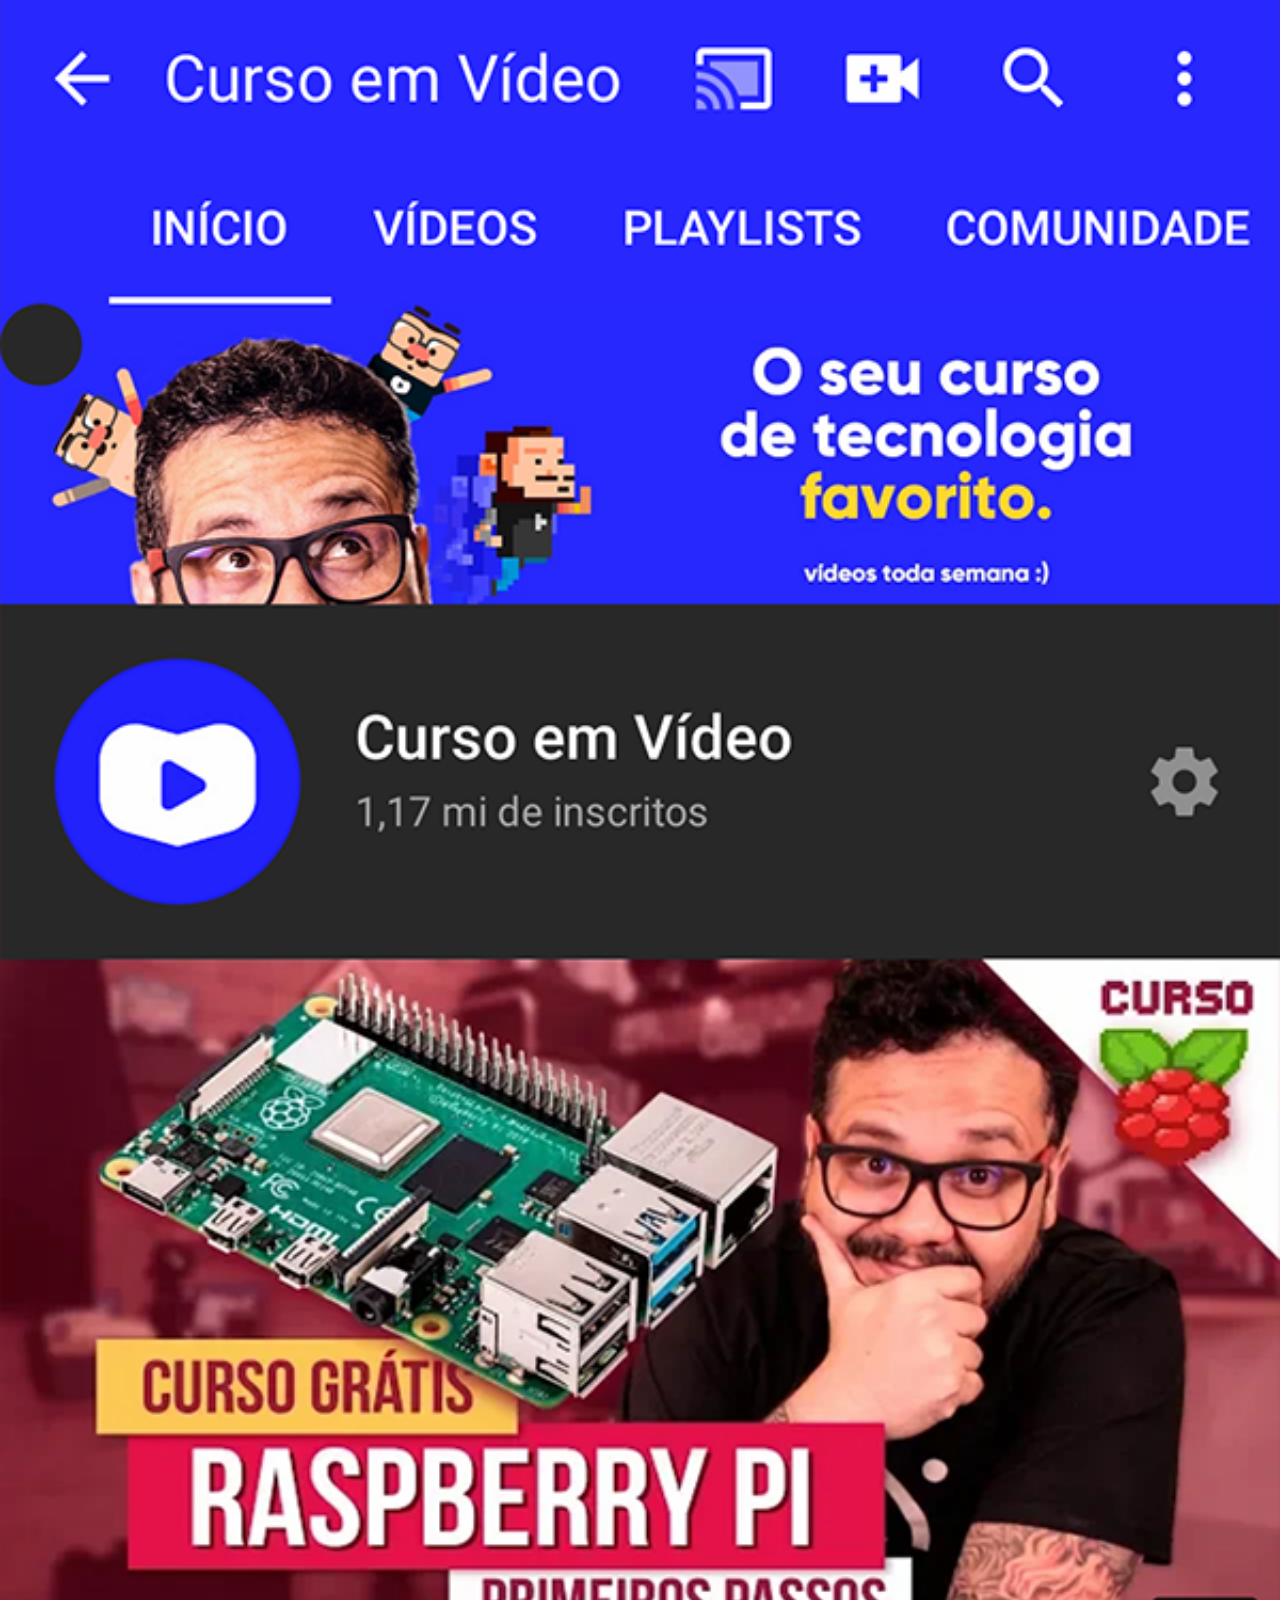
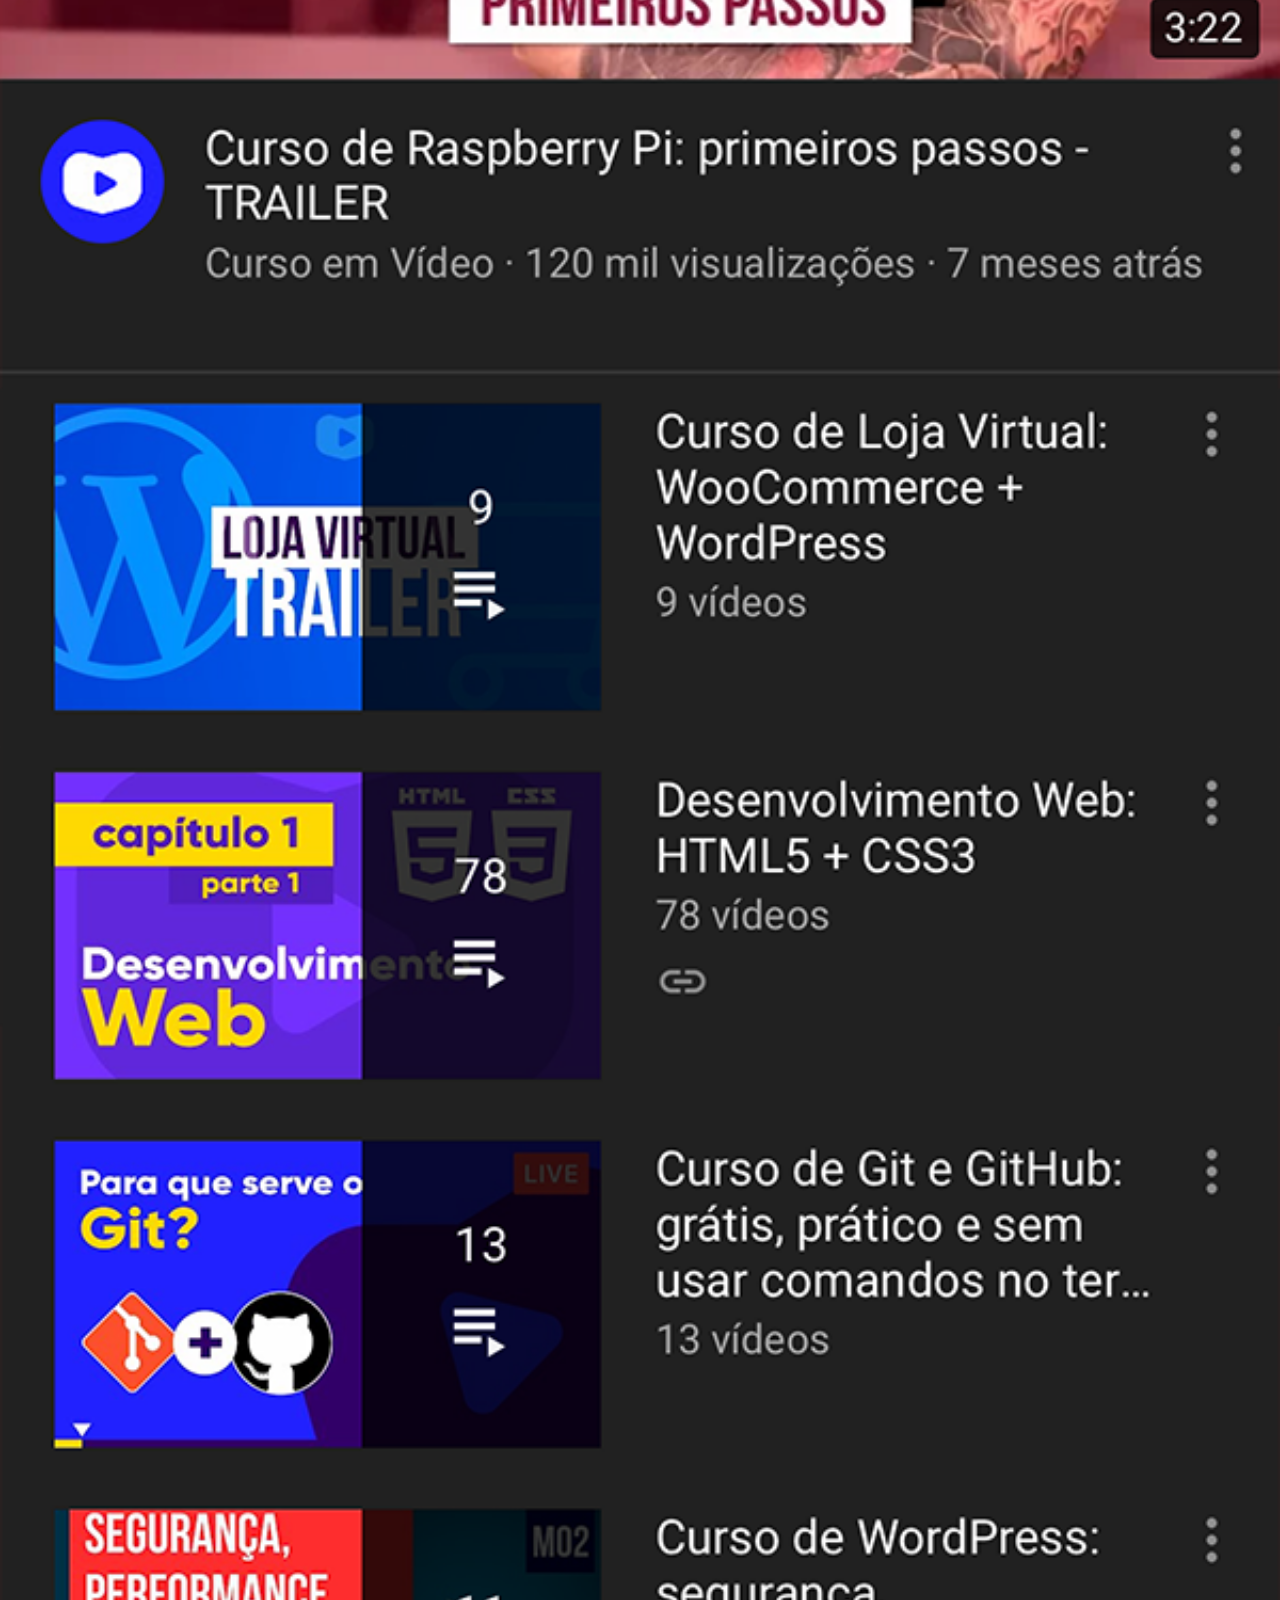
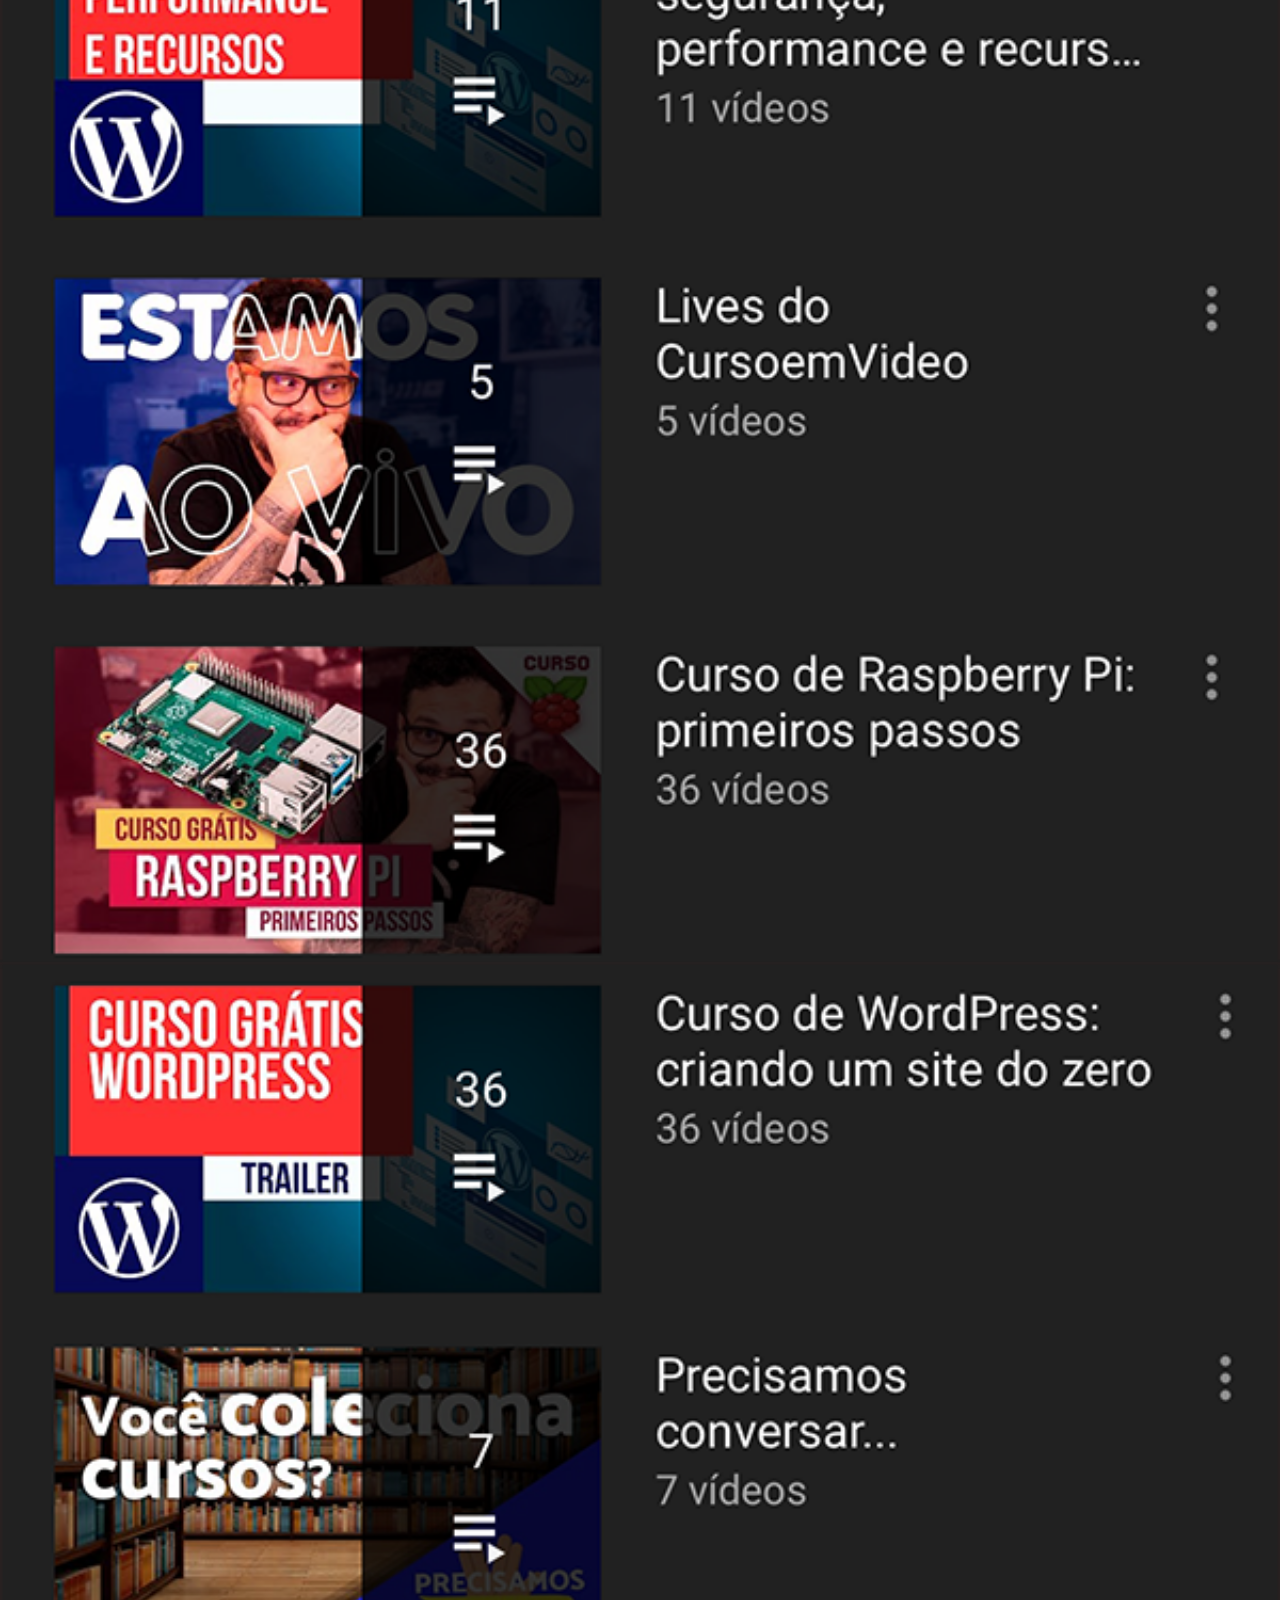
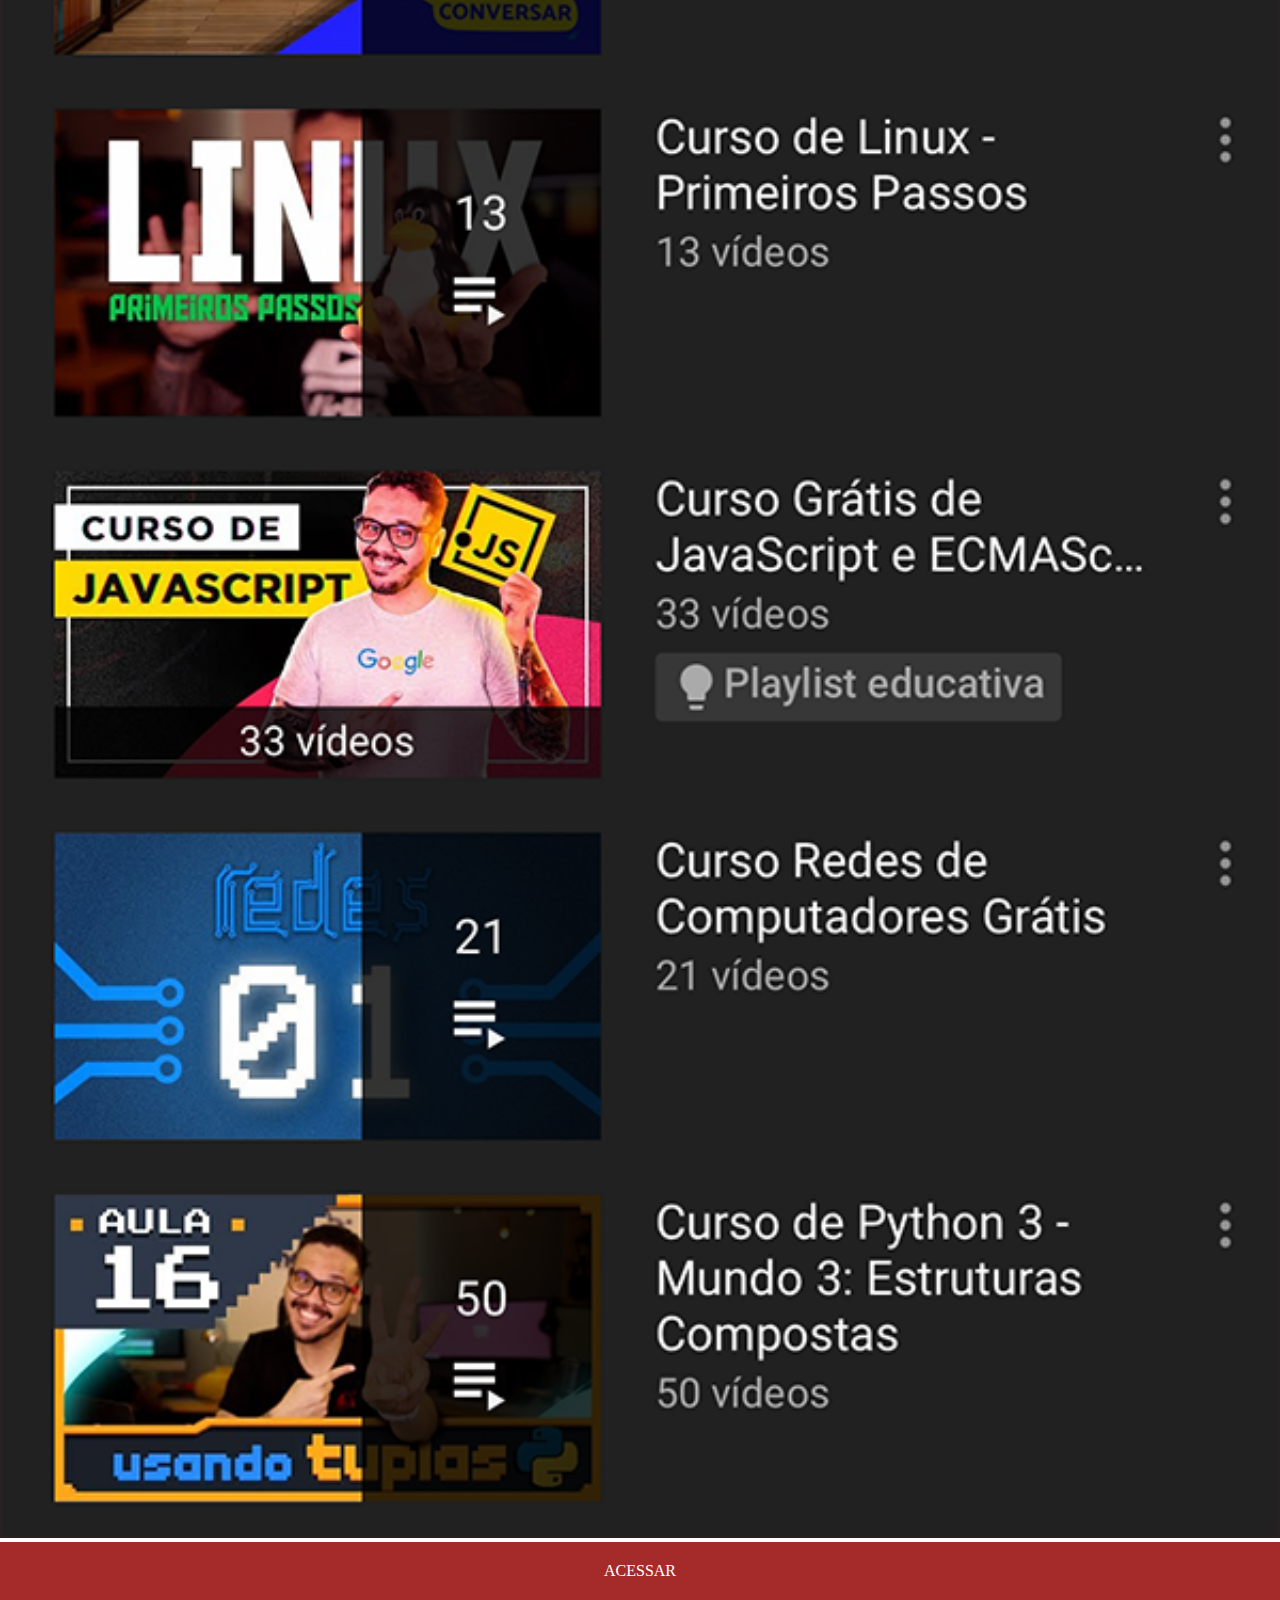
<file: youtube.html>
<!DOCTYPE html>
<html lang="pt-br">
<head>
    <meta charset="UTF-8">
    <meta name="viewport" content="width=device-width, initial-scale=1.0">
    <title>tela youtube</title>
    <link rel="stylesheet" href="estilos/social.css">
</head>
<body>
    <img src="pacote-d013/imagens/tela-youtube.png" alt="youtube">
    <a href="https://www.youtube.com/@CursoemVideo/playlists" target="_blank">ACESSAR</a>
</body>
</html>
</file>
<file: estilos/style.css>
@charset "UTF-8";

* {
    margin: 0;
    padding: 0;
}

html,body {
    height: 100vh;
    width: 100vw;
    background: url(../pacote-d013/imagens/fundo-madeira.jpg) top center;
    background-size: cover;
    background-attachment: fixed;
}

main {
    position: relative;
    height: 100vh;
}

section#iphone {
    position: absolute;
    top: 50%;
    left: 50%;
    transform: translate(-50%, -50%);

    background-image: url(../pacote-d013/imagens/frame-iphone.png);
    height: 627px;
    width: 311px;
}
img.um {
    position: absolute;
    top: 1%;
    left: 95%;

    height: 70px;
    border-radius: 50%;
}
</file>
<file: estilos/social.css>
@charset "UTF-8";

* {
    padding: 0px;
    margin: 0px;
}
img {
    background-color: brown;
    width: 100vw;
    background-size: cover;
    padding-bottom: 0px;
}
::-webkit-scrollbar {
    width: 0px;
    height: 0px;
}
a {
    background-color: brown;
    color: white;
    text-align: center;
    display: block;
    padding: 20px;
    text-decoration: none;
}
a:hover {
    background-color: red;
}
</file>
